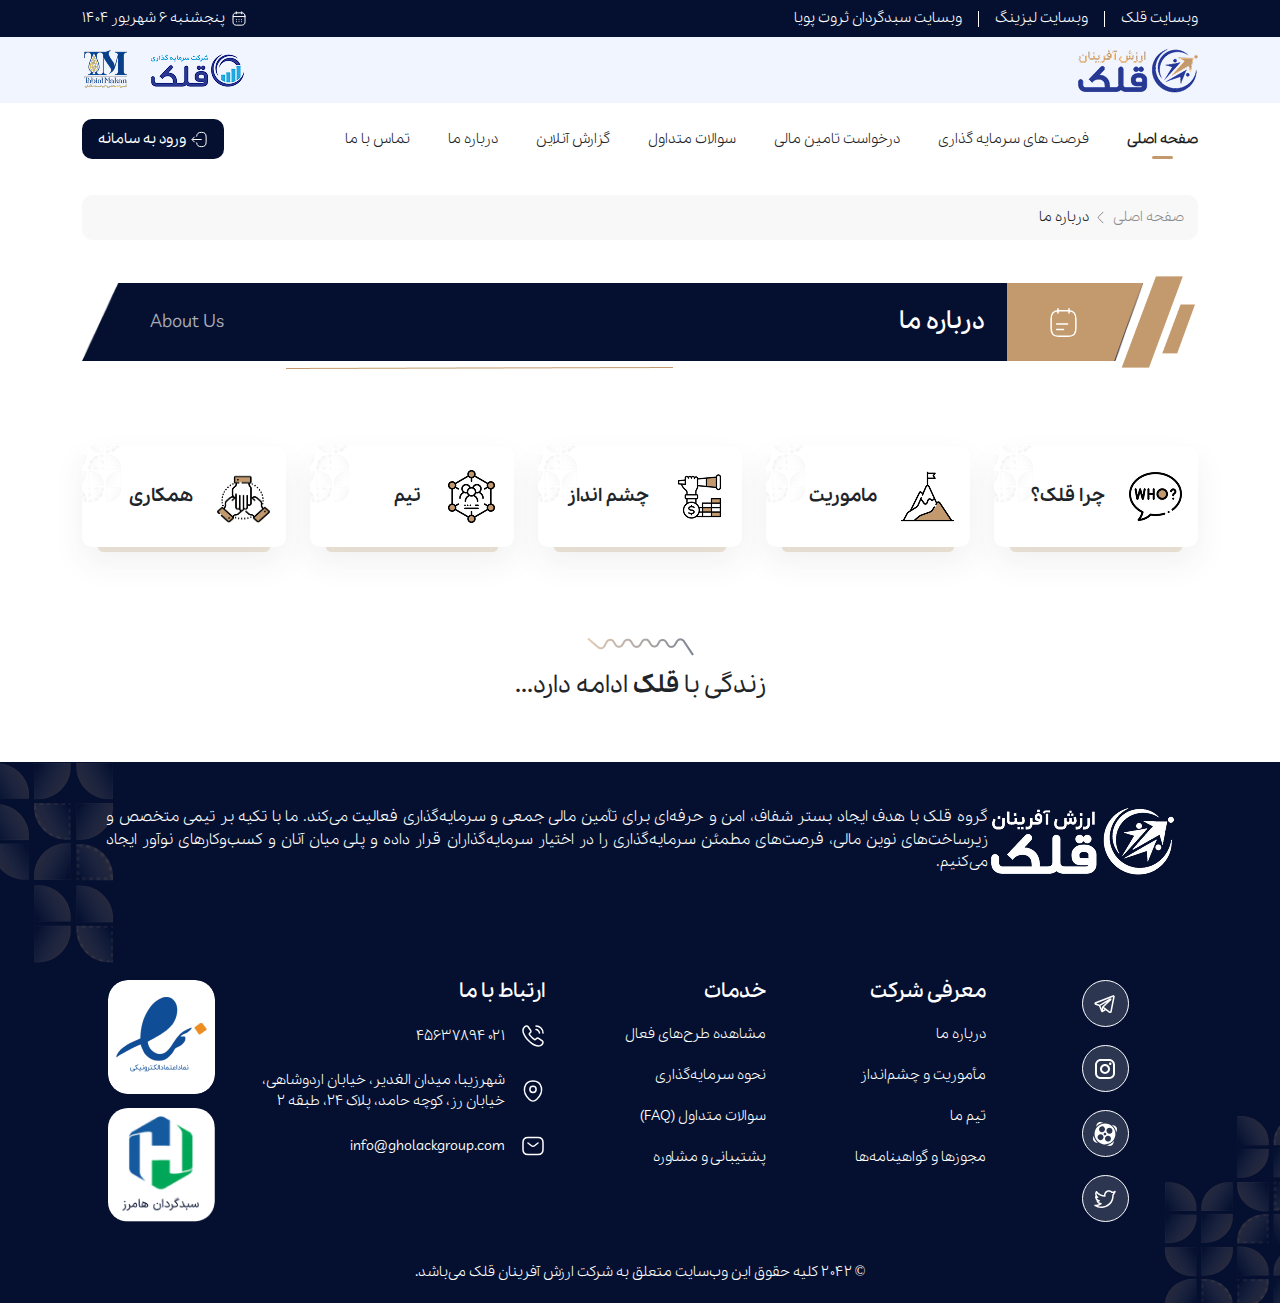
<file: about.html>
<!DOCTYPE html>
<html lang="fa" dir="rtl">

<head>
  <meta charset="utf-8">
  <meta name="viewport" content="width=device-width, initial-scale=1, shrink-to-fit=no" />
  <title>درباره ما</title>

  <link rel="stylesheet" href="css/swiper-bundle.min.css" />
  <link rel="stylesheet" href="css/bootstrap.min.css" />
  <link rel="stylesheet" href="css/styles.css" />
</head>

<body>

  <div id="overlay"></div>
  <!-- mobile menu -->
  <div id="mobileMenu" class="p-4 bg-white">
    <a class="d-block"><img alt="logo" src="images/logo3.png"></a>
    <ul class="fs-14 m-0 mt-5 p-0 list-unstyled d-flex flex-column fw-Medium gap-38 gap-xl-18">
      <li>
        <a class="active">صفحه اصلی</a>
      </li>
      <li>
        <a>فرصت های سرمایه گذاری</a>
      </li>
      <li>
        <a>درخواست تامین مالی</a>
      </li>
      <li>
        <a>سوالات متداول</a>
      </li>
      <li>
        <a>گزارش آنلاین</a>
      </li>
      <li>
        <a>درباره ما</a>
      </li>
      <li>
        <a>تماس با ما</a>
      </li>
    </ul>
    <div class="d-flex d-md-none flex-column fw-Medium gap-3 fs-14 mt-3">
      <a class="text-dark textHover1">وبسایت قلک</a>
      <a class="text-dark textHover1">وبسایت لیزینگ</a>
      <a class="text-dark textHover1">وبسایت سبدگردان ثروت پویا</a>
    </div>
  </div>

  <header class="position-relative z-2">
    <div class="bg-darkblue py-2">
      <div class="container">
        <div class="d-flex align-items-center justify-content-between gap-1">
          <div class="d-md-flex d-none align-items-center gap-3 fs-14">
            <a class="text-white textHover1">وبسایت قلک</a>
            <img alt="icon" src="images/icons/Line 1.svg" class="flex-shrink-0">
            <a class="text-white textHover1">وبسایت لیزینگ</a>
            <img alt="icon" src="images/icons/Line 1.svg" class="flex-shrink-0">
            <a class="text-white textHover1">وبسایت سبدگردان ثروت پویا</a>
          </div>
          <div class="d-flex align-items-center gap-6 fs-14 text-white">
            <img alt="icon" src="images/icons/calendar.svg">
            <p class="mb-0">پنجشنبه ۶ شهریور ۱۴۰۴</p>
          </div>
        </div>
      </div>
    </div>
    <div class="bg-sky-2 py-2">
      <div class="container">
        <div class="d-flex align-items-center justify-content-between gap-2">
          <a><img alt="logo" src="images/logo2.png"></a>
          <div class="d-flex align-items-center gap-22">
            <a class="d-none d-sm-block"><img alt="logo" src="images/logo3.png"></a>
            <a><img alt="logo" src="images/Capture 2.png"></a>
          </div>
        </div>
      </div>
    </div>
    <div class="bg-white py-3">
      <div class="container">
        <div class="d-flex align-items-center justify-content-between gap-2">
          <svg id="openMenu" xmlns="http://www.w3.org/2000/svg" width="32" height="32" fill="currentColor"
            class="bi bi-list cursor-pointer d-lg-none text-darkblue" viewBox="0 0 16 16">
            <path fill-rule="evenodd"
              d="M2.5 12a.5.5 0 0 1 .5-.5h10a.5.5 0 0 1 0 1H3a.5.5 0 0 1-.5-.5m0-4a.5.5 0 0 1 .5-.5h10a.5.5 0 0 1 0 1H3a.5.5 0 0 1-.5-.5m0-4a.5.5 0 0 1 .5-.5h10a.5.5 0 0 1 0 1H3a.5.5 0 0 1-.5-.5" />
          </svg>
          <nav class="d-lg-block d-none">
            <ul class="fs-14 fs-xl-12 m-0 p-0 list-unstyled d-flex align-items-center gap-38 gap-xl-18">
              <li>
                <a class="active">صفحه اصلی</a>
              </li>
              <li>
                <a>فرصت های سرمایه گذاری</a>
              </li>
              <li>
                <a>درخواست تامین مالی</a>
              </li>
              <li>
                <a>سوالات متداول</a>
              </li>
              <li>
                <a>گزارش آنلاین</a>
              </li>
              <li>
                <a>درباره ما</a>
              </li>
              <li>
                <a>تماس با ما</a>
              </li>
            </ul>
          </nav>
          <a
            class="w-142 h-40 btnHover1 rounded-10 bg-darkblue d-flex align-items-center justify-content-center gap-1 fw-Medium fs-14 text-white">
            <svg width="18" height="19" viewBox="0 0 18 19" fill="none" xmlns="http://www.w3.org/2000/svg">
              <path
                d="M6.67499 6.17C6.90749 3.47 8.29499 2.3675 11.3325 2.3675H11.43C14.7825 2.3675 16.125 3.71 16.125 7.0625V11.9525C16.125 15.305 14.7825 16.6475 11.43 16.6475H11.3325C8.31749 16.6475 6.92999 15.56 6.68249 12.905"
                stroke="white" stroke-linecap="round" stroke-linejoin="round" />
              <path d="M11.25 9.5H2.715" stroke="white" stroke-linecap="round" stroke-linejoin="round" />
              <path d="M4.3875 6.9875L1.875 9.5L4.3875 12.0125" stroke="white" stroke-linecap="round"
                stroke-linejoin="round" />
              <script xmlns="" />
            </svg>
            <p class="mb-0">ورود به سامانه</p>
          </a>
        </div>
      </div>
    </div>
  </header>

  <main>

    <section class="mb-26 mt-20">
      <div class="container">
        <div class="rounded-10 bg-gray-2 py-12 px-14 d-flex align-items-center gap-1 flex-wrap">
          <a class="fs-14 text-dark opacity-50 textHover1">صفحه اصلی</a>
          <img alt="icon" src="images/icons/arrow-left.svg" class="flex-shrink-0 opacity-50">
          <p class="mb-0 text-dark fs-14">درباره ما</p>
        </div>
      </div>
    </section>

    <section class="mt-43 mt-md-28">
      <div class="container">
        <div class="d-flex align-items-center gap-62 gap-lg-7 mr-lg-0 mr-55 position-relative p-21 p-sm-14">
          <img alt="icon" src="images/Rectangle 119.png"
            class="position-absolute d-none d-lg-block top-21 bottom-0 -right-52">
          <img alt="icon" src="images/Rectangle 116.png"
            class="position-absolute d-none d-lg-block -top-7 bottom-0 -right-40">
          <img alt="icon" src="images/Line 6.png" class="position-absolute d-none d-lg-block -bottom-8 left-204">
          <img alt="icon" src="images/Rectangle 117.png"
            class="position-absolute top-0 bottom-0 end-0 start-0 w-100 h-100">
          <img alt="icon" src="images/Rectangle 118.png"
            class="position-absolute d-none d-lg-block top-0 bottom-0 end-0 h-100">
          <img alt="icon" src="images/icons/note.svg" class="position-relative d-block mr-42 mr-lg-0">
          <p class="mb-0 fs-24 fs-sm-16 fw-semiBold text-white position-relative">درباره ما</p>
          <p class="mb-0 fs-18 fs-sm-14 text-white-66 position-relative me-auto ml-47 ml-sm-0">About Us</p>
        </div>
      </div>
    </section>

    <section class="mt-85 mt-md-28">
      <div class="container">
        <div class="row row-cols-4 row-cols-md-5 g-4">
          <div class="col boxHover">
            <div
              class="bg-white rounded-10 shadow-1 py-4 px-3 position-relative overflow-hidden d-flex align-items-center gap-4">
              <img alt="img" src="images/Group 52 (2).png" class="position-absolute top-0 start-0">
              <img alt="img" src="images/Group 5028.png" class="flex-shrink-0 position-relative w-53 h-53">
              <p class="mb-0 fw-bold fs-18 position-relative">چرا قلک؟</p>
            </div>
            <div class="rounded-b-12 bg-brown-25 mx-3 h-5 transition"></div>
          </div>
          <div class="col boxHover">
            <div
              class="bg-white rounded-10 shadow-1 py-4 px-3 position-relative overflow-hidden d-flex align-items-center gap-4">
              <img alt="img" src="images/Group 52 (2).png" class="position-absolute top-0 start-0">
              <img alt="img" src="images/Group 5029.png" class="flex-shrink-0 position-relative w-53 h-53">
              <p class="mb-0 fw-bold fs-18 position-relative">ماموریت</p>
            </div>
            <div class="rounded-b-12 bg-brown-25 mx-3 h-5 transition"></div>
          </div>
          <div class="col boxHover">
            <div
              class="bg-white rounded-10 shadow-1 py-4 px-3 position-relative overflow-hidden d-flex align-items-center gap-4">
              <img alt="img" src="images/Group 52 (2).png" class="position-absolute top-0 start-0">
              <img alt="img" src="images/Group 5031.png" class="flex-shrink-0 position-relative w-53 h-53">
              <p class="mb-0 fw-bold fs-18 position-relative">چشم انداز</p>
            </div>
            <div class="rounded-b-12 bg-brown-25 mx-3 h-5 transition"></div>
          </div>
          <div class="col boxHover">
            <div
              class="bg-white rounded-10 shadow-1 py-4 px-3 position-relative overflow-hidden d-flex align-items-center gap-4">
              <img alt="img" src="images/Group 52 (2).png" class="position-absolute top-0 start-0">
              <img alt="img" src="images/Group 5033.png" class="flex-shrink-0 position-relative w-53 h-53">
              <p class="mb-0 fw-bold fs-18 position-relative">تیم</p>
            </div>
            <div class="rounded-b-12 bg-brown-25 mx-3 h-5 transition"></div>
          </div>
          <div class="col boxHover">
            <div
              class="bg-white rounded-10 shadow-1 py-4 px-3 position-relative overflow-hidden d-flex align-items-center gap-4">
              <img alt="img" src="images/Group 52 (2).png" class="position-absolute top-0 start-0">
              <img alt="img" src="images/Group 5035.png" class="flex-shrink-0 position-relative w-53 h-53">
              <p class="mb-0 fw-bold fs-18 position-relative">همکاری</p>
            </div>
            <div class="rounded-b-12 bg-brown-25 mx-3 h-5 transition"></div>
          </div>
        </div>
      </div>
    </section>

    <section class="mt-85 mt-md-28">
      <div class="container">
        <div>
          <img alt="img" src="images/Vector 2.png" class="mx-auto d-block">
          <p class="mt-12 mb-0 fs-24 fw-Medium text-center">زندگی با <span class="fw-bold">قلک</span> ادامه دارد...</p>
        </div>
      </div>
    </section>

  </main>


  <footer class="mt-58 pt-40 pb-20 bg-darkblue position-relative">
    <img alt="img" src="images/Group 55.png" class="position-absolute top-0 start-0">
    <img alt="img" src="images/Group 60.png" class="position-absolute bottom-0 end-0">
    <div class="container position-relative">
      <div class="row g-5 mx-0 align-items-center">
        <div class="col-xl-2">
          <a><img alt="logo" src="images/logo.png"></a>
        </div>
        <div class="col-xl-10">
          <p class="mb-0 text-white fs-15 text-justify">
            گروه قلک با هدف ایجاد بستر شفاف، امن و حرفه‌ای برای تأمین مالی جمعی و سرمایه‌گذاری فعالیت می‌کند. ما با تکیه
            بر تیمی متخصص و زیرساخت‌های نوین مالی، فرصت‌های مطمئن سرمایه‌گذاری را در اختیار سرمایه‌گذاران قرار داده و
            پلی میان آنان و کسب‌وکارهای نوآور ایجاد می‌کنیم.
          </p>
        </div>
      </div>
      <div class="row g-5 mx-0 mt-54 mt-sm-00">
        <div class="col-lg-2 d-flex d-lg-block">
          <a
            class="w-47 h-47 mx-auto btnHover1 mb-18 rounded-circle border border-white d-flex align-items-center justify-content-center bg-white-16">
            <svg width="24" height="24" viewBox="0 0 24 24" fill="none" xmlns="http://www.w3.org/2000/svg">
              <path fill-rule="evenodd" clip-rule="evenodd"
                d="M5.78795 14.02C5.8312 14.0333 5.8753 14.0437 5.91995 14.051C6.20287 14.7176 6.4842 15.385 6.76395 16.053C7.26695 17.255 7.77395 18.493 7.88495 18.849C8.02395 19.287 8.16995 19.585 8.32995 19.789C8.41295 19.893 8.50795 19.985 8.61995 20.055C8.67876 20.0906 8.74109 20.1201 8.80595 20.143C9.12595 20.263 9.41795 20.213 9.60095 20.152C9.70839 20.1155 9.8106 20.065 9.90495 20.002L9.90995 20L12.7359 18.238L16.0009 20.74C16.0489 20.7767 16.1009 20.8077 16.1569 20.833C16.5489 21.003 16.9289 21.063 17.2869 21.015C17.643 20.965 17.9259 20.816 18.1369 20.647C18.379 20.4515 18.5721 20.2022 18.7009 19.919L18.7099 19.897L18.7129 19.889L18.7149 19.885V19.883L18.7159 19.882C18.7323 19.8386 18.7457 19.7942 18.7559 19.749L21.7359 4.72399C21.7442 4.67573 21.7489 4.62693 21.7499 4.57799C21.7499 4.13799 21.5839 3.71899 21.1949 3.46599C20.8609 3.24899 20.4899 3.23899 20.2549 3.25699C20.0029 3.27699 19.7689 3.33899 19.6119 3.38899C19.5242 3.41731 19.4375 3.44867 19.3519 3.48299L19.3409 3.48799L2.62695 10.044L2.62495 10.045C2.56827 10.0655 2.51255 10.0885 2.45795 10.114C2.32536 10.1735 2.19821 10.2444 2.07795 10.326C1.85095 10.481 1.32795 10.907 1.41695 11.611C1.48695 12.171 1.87095 12.516 2.10595 12.682C2.23395 12.773 2.35595 12.838 2.44595 12.881C2.48595 12.901 2.57195 12.935 2.60895 12.951L2.61895 12.954L5.78795 14.02ZM19.9259 4.86799H19.9239L19.8979 4.87899L3.16395 11.444L3.13795 11.454L3.12795 11.457C3.09731 11.4688 3.06727 11.4822 3.03795 11.497C3.06591 11.5127 3.09461 11.527 3.12395 11.54L6.26595 12.598C6.32142 12.6185 6.37497 12.644 6.42595 12.674L16.8029 6.59899L16.8129 6.59399C16.8535 6.56986 16.8948 6.54718 16.9369 6.52599C17.0089 6.48899 17.1239 6.43499 17.2539 6.39499C17.3439 6.36699 17.6109 6.28799 17.8989 6.38099C18.0519 6.42872 18.1883 6.51873 18.2924 6.64064C18.3964 6.76255 18.4639 6.91139 18.4869 7.06999C18.5242 7.20874 18.5252 7.35472 18.4899 7.49399C18.4199 7.76899 18.2279 7.98299 18.0529 8.14699C17.9029 8.28699 15.9569 10.163 14.0379 12.015L11.4249 14.535L10.9599 14.985L16.8319 19.487C16.9112 19.5201 16.9973 19.5338 17.0829 19.527C17.1261 19.5211 17.1667 19.503 17.1999 19.475C17.2404 19.4407 17.2752 19.4002 17.3029 19.355L17.3049 19.354L20.1949 4.78099C20.104 4.80337 20.0148 4.83211 19.9279 4.86699L19.9259 4.86799ZM11.4649 17.262L10.2929 16.364L10.0089 18.169L11.4649 17.262ZM9.21795 14.582L10.3829 13.457L12.9959 10.935L13.9689 9.99699L7.44895 13.814L7.48395 13.896C7.89516 14.8674 8.30183 15.8408 8.70395 16.816L8.98695 15.016C9.01278 14.8491 9.09418 14.6968 9.21795 14.582Z"
                fill="white" />
              <script xmlns="" />
            </svg>
          </a>
          <a
            class="w-47 h-47 mx-auto btnHover1 mb-18 rounded-circle border border-white d-flex align-items-center justify-content-center bg-white-16">
            <svg width="24" height="24" viewBox="0 0 24 24" fill="none" xmlns="http://www.w3.org/2000/svg">
              <path
                d="M7.8 2H16.2C19.4 2 22 4.6 22 7.8V16.2C22 17.7383 21.3889 19.2135 20.3012 20.3012C19.2135 21.3889 17.7383 22 16.2 22H7.8C4.6 22 2 19.4 2 16.2V7.8C2 6.26174 2.61107 4.78649 3.69878 3.69878C4.78649 2.61107 6.26174 2 7.8 2ZM7.6 4C6.64522 4 5.72955 4.37928 5.05442 5.05442C4.37928 5.72955 4 6.64522 4 7.6V16.4C4 18.39 5.61 20 7.6 20H16.4C17.3548 20 18.2705 19.6207 18.9456 18.9456C19.6207 18.2705 20 17.3548 20 16.4V7.6C20 5.61 18.39 4 16.4 4H7.6ZM17.25 5.5C17.5815 5.5 17.8995 5.6317 18.1339 5.86612C18.3683 6.10054 18.5 6.41848 18.5 6.75C18.5 7.08152 18.3683 7.39946 18.1339 7.63388C17.8995 7.8683 17.5815 8 17.25 8C16.9185 8 16.6005 7.8683 16.3661 7.63388C16.1317 7.39946 16 7.08152 16 6.75C16 6.41848 16.1317 6.10054 16.3661 5.86612C16.6005 5.6317 16.9185 5.5 17.25 5.5ZM12 7C13.3261 7 14.5979 7.52678 15.5355 8.46447C16.4732 9.40215 17 10.6739 17 12C17 13.3261 16.4732 14.5979 15.5355 15.5355C14.5979 16.4732 13.3261 17 12 17C10.6739 17 9.40215 16.4732 8.46447 15.5355C7.52678 14.5979 7 13.3261 7 12C7 10.6739 7.52678 9.40215 8.46447 8.46447C9.40215 7.52678 10.6739 7 12 7ZM12 9C11.2044 9 10.4413 9.31607 9.87868 9.87868C9.31607 10.4413 9 11.2044 9 12C9 12.7956 9.31607 13.5587 9.87868 14.1213C10.4413 14.6839 11.2044 15 12 15C12.7956 15 13.5587 14.6839 14.1213 14.1213C14.6839 13.5587 15 12.7956 15 12C15 11.2044 14.6839 10.4413 14.1213 9.87868C13.5587 9.31607 12.7956 9 12 9Z"
                fill="white" />
              <script xmlns="" />
            </svg>
          </a>
          <a
            class="w-47 h-47 mx-auto btnHover1 mb-18 rounded-circle border border-white d-flex align-items-center justify-content-center bg-white-16">
            <svg width="24" height="24" viewBox="0 0 24 24" fill="none" xmlns="http://www.w3.org/2000/svg">
              <g clip-path="url(#clip0_439_683)">
                <path
                  d="M12.001 1.59392C2.73098 1.59092 -1.91202 12.7969 4.64098 19.3519C6.09575 20.8071 7.94938 21.7981 9.96743 22.1998C11.9855 22.6014 14.0773 22.3955 15.9784 21.6082C17.8794 20.821 19.5043 19.4876 20.6475 17.7768C21.7908 16.066 22.401 14.0545 22.401 11.9969C22.401 6.25292 17.746 1.59592 12.001 1.59392ZM6.10998 6.78292C6.61098 4.18492 10.003 3.48892 11.486 5.67992C12.969 7.87092 11.064 10.7619 8.46598 10.2619C8.08278 10.1883 7.71785 10.0399 7.39203 9.8252C7.06621 9.61049 6.78589 9.33369 6.5671 9.0106C6.3483 8.68752 6.19531 8.32448 6.11688 7.94224C6.03845 7.56001 6.0361 7.16606 6.10998 6.78292ZM10.432 15.7709C9.92798 18.3679 6.53598 19.0589 5.05498 16.8669C3.57398 14.6749 5.48198 11.7869 8.07998 12.2879C8.46322 12.362 8.82811 12.5108 9.15378 12.726C9.47945 12.9412 9.75951 13.2184 9.97795 13.5419C10.1964 13.8654 10.3489 14.2287 10.4268 14.6112C10.5047 14.9937 10.5065 15.3878 10.432 15.7709ZM11.692 13.3659C10.54 13.1429 10.23 11.6389 11.201 10.9789C12.171 10.3189 13.457 11.1589 13.241 12.3129C13.2089 12.4839 13.1434 12.6469 13.0482 12.7925C12.9529 12.9381 12.8298 13.0635 12.686 13.1613C12.5421 13.2592 12.3803 13.3277 12.2099 13.3628C12.0395 13.3979 11.8628 13.3989 11.692 13.3659ZM17.891 17.2039C17.39 19.8019 13.998 20.4969 12.515 18.3069C11.032 16.1169 12.936 13.2249 15.535 13.7239C15.9183 13.7975 16.2833 13.946 16.6092 14.1607C16.9351 14.3755 17.2155 14.6524 17.4343 14.9756C17.6531 15.2988 17.806 15.6619 17.8844 16.0443C17.9628 16.4267 17.965 16.8207 17.891 17.2039ZM15.924 11.7019C13.326 11.2009 12.631 7.80592 14.822 6.32192C17.013 4.83792 19.903 6.74392 19.404 9.34192C19.3308 9.72557 19.1827 10.091 18.9682 10.4174C18.7536 10.7437 18.4767 11.0245 18.1535 11.2438C17.8303 11.463 17.4669 11.6163 17.0844 11.6949C16.7018 11.7735 16.3075 11.7759 15.924 11.7019ZM13.59 23.2639L15.854 23.8739C16.806 24.1265 17.8193 23.9907 18.6712 23.4964C19.5231 23.0021 20.1439 22.1898 20.397 21.2379L21.037 18.8359C19.2354 21.2363 16.5584 22.8278 13.589 23.2639M21.232 3.59892L18.869 2.96992C20.063 3.88862 21.0627 5.03525 21.8101 6.34331C22.5575 7.65137 23.0378 9.09481 23.223 10.5899L23.873 8.13092C24.1218 7.17979 23.9834 6.16883 23.4882 5.31953C22.9929 4.47024 22.1813 3.85187 21.231 3.59992M0.67198 13.8089L0.13098 15.8489C-0.121622 16.8009 0.0141536 17.8142 0.508458 18.6661C1.00276 19.518 1.81513 20.1388 2.76698 20.3919L4.87398 20.9539C2.62452 19.1854 1.12487 16.6343 0.67198 13.8089ZM10.357 0.701917L8.14998 0.125917C7.67827 0.000260472 7.18642 -0.0311959 6.70254 0.0333455C6.21866 0.097887 5.75225 0.257161 5.32997 0.502062C4.90768 0.746963 4.5378 1.07269 4.24148 1.46062C3.94515 1.84855 3.72818 2.29108 3.60298 2.76292L3.05198 4.84492C4.86997 2.58287 7.48247 1.10083 10.357 0.701917Z"
                  fill="white" />
              </g>
              <defs>
                <clipPath id="clip0_439_683">
                  <rect width="24" height="24" fill="white" />
                </clipPath>
              </defs>
              <script xmlns="" />
            </svg>
          </a>
          <a
            class="w-47 h-47 mx-auto btnHover1 rounded-circle border border-white d-flex align-items-center justify-content-center bg-white-16">
            <svg width="24" height="24" viewBox="0 0 24 24" fill="none" xmlns="http://www.w3.org/2000/svg">
              <path fill-rule="evenodd" clip-rule="evenodd"
                d="M15.022 3.34297C15.53 3.25597 16.099 3.22697 16.635 3.31797C17.5898 3.47924 18.4744 3.9226 19.175 4.59097C19.631 4.60097 20.08 4.51097 20.477 4.38297C20.8606 4.25752 21.2289 4.08947 21.575 3.88197L21.584 3.87597C21.728 3.78002 21.9008 3.73682 22.073 3.75369C22.2452 3.77055 22.4063 3.84645 22.5289 3.96851C22.6516 4.09057 22.7282 4.25129 22.7459 4.42342C22.7636 4.59555 22.7213 4.76851 22.626 4.91297C22.419 5.22797 22.13 5.78997 21.807 6.41997L21.652 6.72097C21.467 7.08097 21.277 7.44497 21.1 7.75697C20.989 7.95297 20.87 8.15197 20.75 8.32397V8.59797C20.7623 10.2366 20.4481 11.8613 19.8258 13.3772C19.2034 14.8931 18.2854 16.2699 17.1252 17.4271C15.965 18.5844 14.586 19.499 13.0685 20.1176C11.5511 20.7362 9.92561 21.0463 8.28701 21.03C5.91229 21.0333 3.58739 20.3491 1.59301 19.06C1.44984 18.968 1.3422 18.83 1.28779 18.6688C1.23337 18.5076 1.23541 18.3326 1.29357 18.1727C1.35172 18.0127 1.46254 17.8773 1.60782 17.7887C1.75309 17.7001 1.92419 17.6635 2.09301 17.685C2.39301 17.7216 2.69468 17.74 2.99801 17.74C4.07864 17.736 5.14566 17.4986 6.12601 17.044C5.51191 16.7646 4.9627 16.3604 4.51335 15.8572C4.06399 15.3539 3.72434 14.7627 3.51601 14.121C3.47631 13.9981 3.46898 13.8672 3.49474 13.7407C3.52049 13.6142 3.57845 13.4965 3.66301 13.399L3.67301 13.389C3.16562 12.9368 2.75894 12.3829 2.47934 11.7635C2.19974 11.144 2.05347 10.4726 2.05001 9.79297V9.73997C2.04994 9.57532 2.10404 9.41522 2.20398 9.28438C2.30392 9.15354 2.44414 9.05921 2.60301 9.01597C2.26454 8.34061 2.08885 7.5954 2.09001 6.83997C2.08944 5.98314 2.31356 5.14114 2.74001 4.39797C2.8006 4.29247 2.88594 4.20329 2.98867 4.13813C3.09141 4.07297 3.20845 4.03378 3.32971 4.02394C3.45097 4.01409 3.5728 4.0339 3.6847 4.08164C3.7966 4.12938 3.8952 4.20362 3.97201 4.29797C5.72186 6.45211 8.22752 7.85766 10.978 8.22797C10.9541 7.32815 11.1811 6.43944 11.6336 5.6613C12.0861 4.88316 12.7462 4.24629 13.54 3.82197C13.942 3.60797 14.474 3.43697 15.022 3.34297ZM3.74201 10.891C3.9362 11.4375 4.26895 11.9242 4.7077 12.3036C5.14645 12.6829 5.67617 12.9418 6.24501 13.055C6.4089 13.0876 6.55719 13.1741 6.66635 13.3006C6.77551 13.4271 6.83928 13.5865 6.84755 13.7534C6.85582 13.9203 6.80812 14.0852 6.712 14.2219C6.61588 14.3586 6.47687 14.4593 6.31701 14.508C6.04434 14.5906 5.76634 14.6483 5.48301 14.681C5.79035 15.0772 6.18249 15.3996 6.63065 15.6245C7.07882 15.8495 7.57165 15.9713 8.07301 15.981C8.22766 15.9839 8.37764 16.0345 8.50238 16.126C8.62712 16.2175 8.72052 16.3453 8.7698 16.4919C8.81908 16.6385 8.82181 16.7968 8.77763 16.945C8.73345 17.0933 8.64451 17.2242 8.52301 17.32C7.47973 18.1396 6.26815 18.7184 4.97501 19.015C6.0458 19.358 7.1636 19.5318 8.28801 19.53H8.29701C9.73703 19.545 11.1656 19.273 12.4993 18.7298C13.833 18.1865 15.0451 17.383 16.0648 16.3661C17.0845 15.3492 17.8914 14.1393 18.4383 12.8071C18.9852 11.4749 19.2611 10.047 19.25 8.60697V8.07197C19.2499 7.88986 19.316 7.71391 19.436 7.57697C19.506 7.49797 19.626 7.31597 19.796 7.01697C19.956 6.73497 20.134 6.39497 20.319 6.03597L20.352 5.96997C19.8296 6.08738 19.2918 6.12013 18.759 6.06697C18.5789 6.04734 18.4119 5.96315 18.289 5.82997C17.7861 5.28465 17.1164 4.92167 16.385 4.79797C16.0161 4.74542 15.6411 4.75387 15.275 4.82297C14.9181 4.87845 14.5715 4.98734 14.247 5.14597C13.5927 5.49557 13.0729 6.05249 12.7692 6.72936C12.4655 7.40623 12.3951 8.16476 12.569 8.88597C12.5964 8.99937 12.5969 9.1176 12.5706 9.23125C12.5442 9.3449 12.4918 9.45085 12.4173 9.54065C12.3428 9.63046 12.2484 9.70165 12.1416 9.74858C12.0348 9.79551 11.9185 9.81687 11.802 9.81097C8.72982 9.65461 5.82542 8.36191 3.65301 6.18397C3.61075 6.40041 3.58965 6.62044 3.59001 6.84097V6.84297C3.58889 7.39371 3.72397 7.93619 3.98324 8.4221C4.2425 8.908 4.6179 9.32225 5.07601 9.62797C5.21054 9.71851 5.31209 9.85022 5.36546 10.0033C5.41883 10.1565 5.42113 10.3228 5.37201 10.4773C5.3229 10.6319 5.22503 10.7663 5.09305 10.8605C4.96108 10.9548 4.80213 11.0037 4.64001 11C4.3383 10.9905 4.03808 10.9536 3.74301 10.89"
                fill="white" />
              <script xmlns="" />
            </svg>
          </a>
        </div>
        <div class="col-lg-10">
          <div class="row g-1 mx-0">
            <div class="col-lg-3">
              <h5 class="text-white fw-semiBold mb-20">معرفی شرکت</h5>
              <ul class="list-unstyled m-0 p-0 fs-14">
                <li><a class="text-white d-block mb-20 textHover1">درباره ما</a></li>
                <li><a class="text-white d-block mb-20 textHover1">مأموریت و چشم‌انداز</a></li>
                <li><a class="text-white d-block mb-20 textHover1">تیم ما</a></li>
                <li><a class="text-white d-block mb-20 textHover1">مجوزها و گواهینامه‌ها</a></li>
              </ul>
            </div>
            <div class="col-lg-3">
              <h5 class="text-white fw-semiBold mb-20">خدمات</h5>
              <ul class="list-unstyled m-0 p-0 fs-14">
                <li><a class="text-white d-block mb-20 textHover1">مشاهده طرح‌های فعال</a></li>
                <li><a class="text-white d-block mb-20 textHover1">نحوه سرمایه‌گذاری</a></li>
                <li><a class="text-white d-block mb-20 textHover1">سوالات متداول (FAQ)</a></li>
                <li><a class="text-white d-block mb-20 textHover1">پشتیبانی و مشاوره</a></li>
              </ul>
            </div>
            <div class="col-lg-4">
              <h5 class="text-white fw-semiBold mb-20"> ارتباط با ما</h5>
              <div class="fs-14">
                <a class="text-white d-flex align-items-center gap-3 mb-22">
                  <svg class="flex-shrink-0" width="24" height="24" viewBox="0 0 24 24" fill="none"
                    xmlns="http://www.w3.org/2000/svg">
                    <path
                      d="M21.97 18.33C21.97 18.69 21.89 19.06 21.72 19.42C21.55 19.78 21.33 20.12 21.04 20.44C20.55 20.98 20.01 21.37 19.4 21.62C18.8 21.87 18.15 22 17.45 22C16.43 22 15.34 21.76 14.19 21.27C13.04 20.78 11.89 20.12 10.75 19.29C9.6 18.45 8.51 17.52 7.47 16.49C6.44 15.45 5.51 14.36 4.68 13.22C3.86 12.08 3.2 10.94 2.72 9.81C2.24 8.67 2 7.58 2 6.54C2 5.86 2.12 5.21 2.36 4.61C2.6 4 2.98 3.44 3.51 2.94C4.15 2.31 4.85 2 5.59 2C5.87 2 6.15 2.06 6.4 2.18C6.66 2.3 6.89 2.48 7.07 2.74L9.39 6.01C9.57 6.26 9.7 6.49 9.79 6.71C9.88 6.92 9.93 7.13 9.93 7.32C9.93 7.56 9.86 7.8 9.72 8.03C9.59 8.26 9.4 8.5 9.16 8.74L8.4 9.53C8.29 9.64 8.24 9.77 8.24 9.93C8.24 10.01 8.25 10.08 8.27 10.16C8.3 10.24 8.33 10.3 8.35 10.36C8.53 10.69 8.84 11.12 9.28 11.64C9.73 12.16 10.21 12.69 10.73 13.22C11.27 13.75 11.79 14.24 12.32 14.69C12.84 15.13 13.27 15.43 13.61 15.61C13.66 15.63 13.72 15.66 13.79 15.69C13.87 15.72 13.95 15.73 14.04 15.73C14.21 15.73 14.34 15.67 14.45 15.56L15.21 14.81C15.46 14.56 15.7 14.37 15.93 14.25C16.16 14.11 16.39 14.04 16.64 14.04C16.83 14.04 17.03 14.08 17.25 14.17C17.47 14.26 17.7 14.39 17.95 14.56L21.26 16.91C21.52 17.09 21.7 17.3 21.81 17.55C21.91 17.8 21.97 18.05 21.97 18.33Z"
                      stroke="white" stroke-width="1.5" stroke-miterlimit="10" />
                    <path d="M18.5 9C18.5 8.4 18.03 7.48 17.33 6.73C16.69 6.04 15.84 5.5 15 5.5" stroke="white"
                      stroke-width="1.5" stroke-linecap="round" stroke-linejoin="round" />
                    <path d="M22 9C22 5.13 18.87 2 15 2" stroke="white" stroke-width="1.5" stroke-linecap="round"
                      stroke-linejoin="round" />
                    <script xmlns="" />
                  </svg>
                  <p class="mb-0">۰۲۱ ۴۵۶۳۷۸۹۴</p>
                </a>
                <a class="text-white d-flex align-items-center gap-3 mb-22">
                  <svg class="flex-shrink-0" width="24" height="24" viewBox="0 0 24 24" fill="none"
                    xmlns="http://www.w3.org/2000/svg">
                    <path
                      d="M12 13.4299C13.7231 13.4299 15.12 12.0331 15.12 10.3099C15.12 8.58681 13.7231 7.18994 12 7.18994C10.2769 7.18994 8.88 8.58681 8.88 10.3099C8.88 12.0331 10.2769 13.4299 12 13.4299Z"
                      stroke="white" stroke-width="1.5" />
                    <path
                      d="M3.62001 8.49C5.59001 -0.169998 18.42 -0.159997 20.38 8.5C21.53 13.58 18.37 17.88 15.6 20.54C13.59 22.48 10.41 22.48 8.39001 20.54C5.63001 17.88 2.47001 13.57 3.62001 8.49Z"
                      stroke="white" stroke-width="1.5" />
                    <script xmlns="" />
                  </svg>
                  <p class="mb-0">شهرزیبا، میدان الغدیر، خیابان اردوشاهی، خیابان رز، کوچه حامد، پلاک ۲۴، طبقه ۲</p>
                </a>
                <a class="text-white d-flex align-items-center gap-3 mb-22">
                  <svg class="flex-shrink-0" width="24" height="24" viewBox="0 0 24 24" fill="none"
                    xmlns="http://www.w3.org/2000/svg">
                    <path
                      d="M17 20.5H7C4 20.5 2 19 2 15.5V8.5C2 5 4 3.5 7 3.5H17C20 3.5 22 5 22 8.5V15.5C22 19 20 20.5 17 20.5Z"
                      stroke="white" stroke-width="1.5" stroke-miterlimit="10" stroke-linecap="round"
                      stroke-linejoin="round" />
                    <path d="M17 9L13.87 11.5C12.84 12.32 11.15 12.32 10.12 11.5L7 9" stroke="white" stroke-width="1.5"
                      stroke-miterlimit="10" stroke-linecap="round" stroke-linejoin="round" />
                    <script xmlns="" />
                  </svg>
                  <p class="mb-0">info@gholackgroup.com</p>
                </a>
              </div>
            </div>
            <div class="col-lg-2 d-flex d-lg-block gap-3">
              <a class="d-block mb-14"><img alt="img" src="images/Frame 63.png"
                  class="rounded-20 me-auto d-block w-107"></a>
              <a class="d-block"><img alt="img" src="images/Frame 64.png" class="rounded-20 me-auto d-block w-107"></a>
            </div>
          </div>
        </div>
      </div>
      <p class="mb-0 mt-40 mt-sm-16 text-center fs-14 fs-sm-12 text-white">© ۲۰۴۲ کلیه حقوق این وب‌سایت متعلق به شرکت <a
          class="textHover1 text-white">ارزش آفرینان
          قلک</a> می‌باشد.</p>
    </div>
  </footer>


  <script src="js/jquery-3.3.1.min.js"></script>
  <script src="js/bootstrap.min.js"></script>
  <script src="js/swiper-bundle.min.js"></script>
  <script src="js/scripts.js"></script>
</body>

</html>
</file>
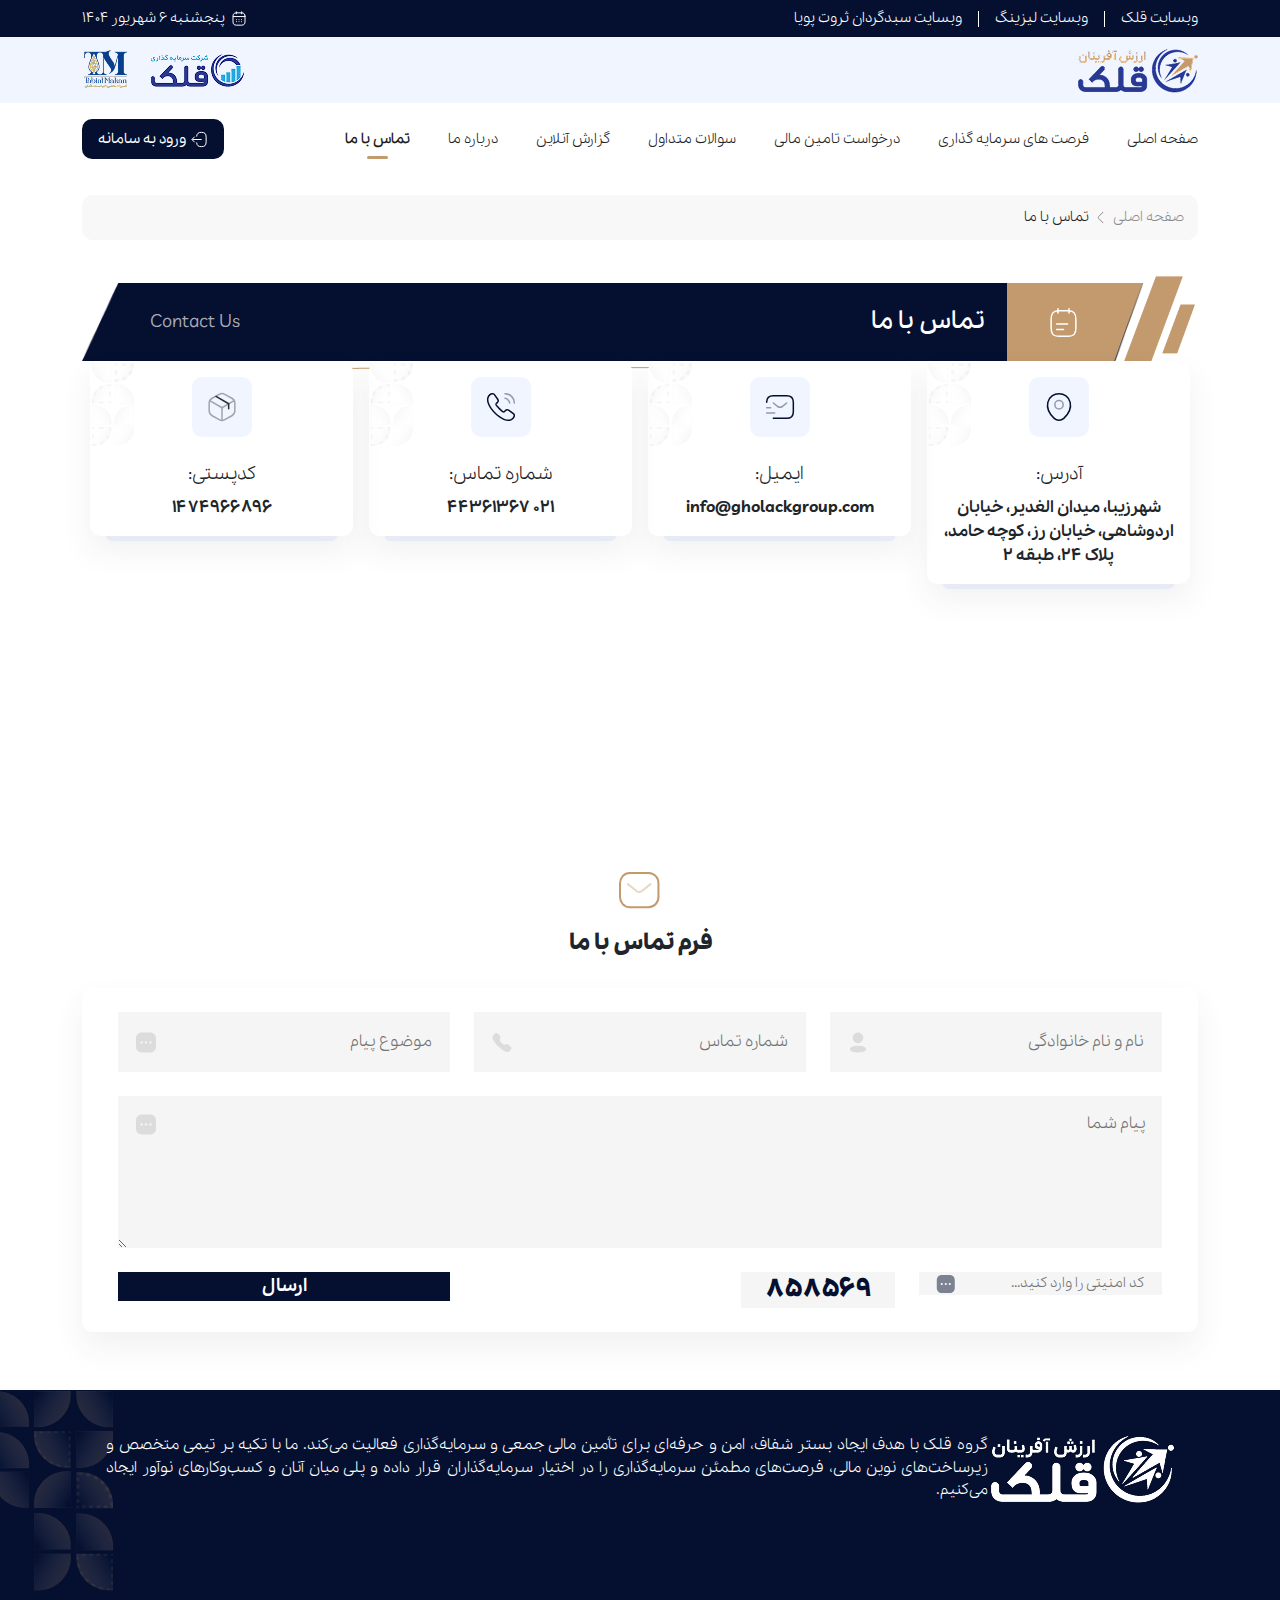
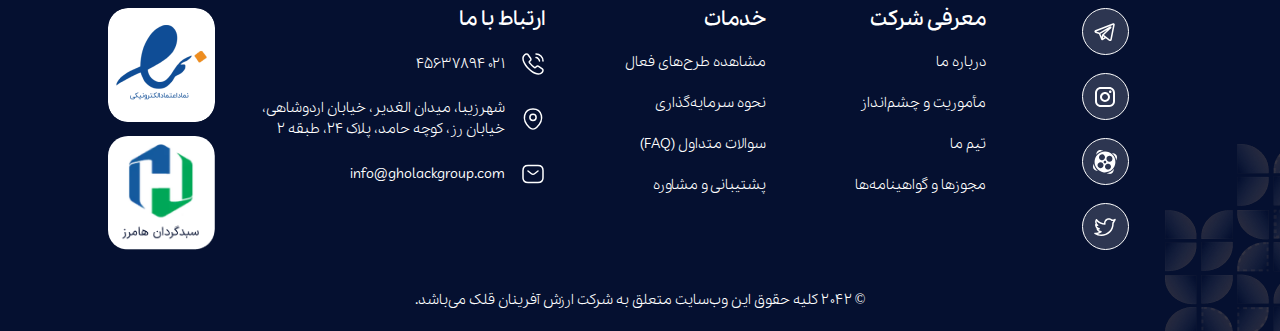
<file: contact.html>
<!DOCTYPE html>
<html lang="fa" dir="rtl">

<head>
  <meta charset="utf-8">
  <meta name="viewport" content="width=device-width, initial-scale=1, shrink-to-fit=no" />
  <title>تماس با ما</title>

  <link rel="stylesheet" href="css/swiper-bundle.min.css" />
  <link rel="stylesheet" href="css/bootstrap.min.css" />
  <link rel="stylesheet" href="css/styles.css" />
</head>

<body>

  <div id="overlay"></div>
  <!-- mobile menu -->
  <div id="mobileMenu" class="p-4 bg-white">
    <a class="d-block"><img alt="logo" src="images/logo3.png"></a>
    <ul class="fs-14 m-0 mt-5 p-0 list-unstyled d-flex flex-column fw-Medium gap-38 gap-xl-18">
      <li>
        <a>صفحه اصلی</a>
      </li>
      <li>
        <a>فرصت های سرمایه گذاری</a>
      </li>
      <li>
        <a>درخواست تامین مالی</a>
      </li>
      <li>
        <a>سوالات متداول</a>
      </li>
      <li>
        <a>گزارش آنلاین</a>
      </li>
      <li>
        <a>درباره ما</a>
      </li>
      <li>
        <a class="active">تماس با ما</a>
      </li>
    </ul>
    <div class="d-flex d-md-none flex-column fw-Medium gap-3 fs-14 mt-3">
      <a class="text-dark textHover1">وبسایت قلک</a>
      <a class="text-dark textHover1">وبسایت لیزینگ</a>
      <a class="text-dark textHover1">وبسایت سبدگردان ثروت پویا</a>
    </div>
  </div>

  <header class="position-relative z-2">
    <div class="bg-darkblue py-2">
      <div class="container">
        <div class="d-flex align-items-center justify-content-between gap-1">
          <div class="d-md-flex d-none align-items-center gap-3 fs-14">
            <a class="text-white textHover1">وبسایت قلک</a>
            <img alt="icon" src="images/icons/Line 1.svg" class="flex-shrink-0">
            <a class="text-white textHover1">وبسایت لیزینگ</a>
            <img alt="icon" src="images/icons/Line 1.svg" class="flex-shrink-0">
            <a class="text-white textHover1">وبسایت سبدگردان ثروت پویا</a>
          </div>
          <div class="d-flex align-items-center gap-6 fs-14 text-white">
            <img alt="icon" src="images/icons/calendar.svg">
            <p class="mb-0">پنجشنبه ۶ شهریور ۱۴۰۴</p>
          </div>
        </div>
      </div>
    </div>
    <div class="bg-sky-2 py-2">
      <div class="container">
        <div class="d-flex align-items-center justify-content-between gap-2">
          <a><img alt="logo" src="images/logo2.png"></a>
          <div class="d-flex align-items-center gap-22">
            <a class="d-none d-sm-block"><img alt="logo" src="images/logo3.png"></a>
            <a><img alt="logo" src="images/Capture 2.png"></a>
          </div>
        </div>
      </div>
    </div>
    <div class="bg-white py-3">
      <div class="container">
        <div class="d-flex align-items-center justify-content-between gap-2">
          <svg id="openMenu" xmlns="http://www.w3.org/2000/svg" width="32" height="32" fill="currentColor"
            class="bi bi-list cursor-pointer d-lg-none text-darkblue" viewBox="0 0 16 16">
            <path fill-rule="evenodd"
              d="M2.5 12a.5.5 0 0 1 .5-.5h10a.5.5 0 0 1 0 1H3a.5.5 0 0 1-.5-.5m0-4a.5.5 0 0 1 .5-.5h10a.5.5 0 0 1 0 1H3a.5.5 0 0 1-.5-.5m0-4a.5.5 0 0 1 .5-.5h10a.5.5 0 0 1 0 1H3a.5.5 0 0 1-.5-.5" />
          </svg>
          <nav class="d-lg-block d-none">
            <ul class="fs-14 fs-xl-12 m-0 p-0 list-unstyled d-flex align-items-center gap-38 gap-xl-18">
              <li>
                <a>صفحه اصلی</a>
              </li>
              <li>
                <a>فرصت های سرمایه گذاری</a>
              </li>
              <li>
                <a>درخواست تامین مالی</a>
              </li>
              <li>
                <a>سوالات متداول</a>
              </li>
              <li>
                <a>گزارش آنلاین</a>
              </li>
              <li>
                <a>درباره ما</a>
              </li>
              <li>
                <a class="active">تماس با ما</a>
              </li>
            </ul>
          </nav>
          <a
            class="w-142 h-40 btnHover1 rounded-10 bg-darkblue d-flex align-items-center justify-content-center gap-1 fw-Medium fs-14 text-white">
            <svg width="18" height="19" viewBox="0 0 18 19" fill="none" xmlns="http://www.w3.org/2000/svg">
              <path
                d="M6.67499 6.17C6.90749 3.47 8.29499 2.3675 11.3325 2.3675H11.43C14.7825 2.3675 16.125 3.71 16.125 7.0625V11.9525C16.125 15.305 14.7825 16.6475 11.43 16.6475H11.3325C8.31749 16.6475 6.92999 15.56 6.68249 12.905"
                stroke="white" stroke-linecap="round" stroke-linejoin="round" />
              <path d="M11.25 9.5H2.715" stroke="white" stroke-linecap="round" stroke-linejoin="round" />
              <path d="M4.3875 6.9875L1.875 9.5L4.3875 12.0125" stroke="white" stroke-linecap="round"
                stroke-linejoin="round" />
              <script xmlns="" />
            </svg>
            <p class="mb-0">ورود به سامانه</p>
          </a>
        </div>
      </div>
    </div>
  </header>

  <main>

    <section class="mb-26 mt-20">
      <div class="container">
        <div class="rounded-10 bg-gray-2 py-12 px-14 d-flex align-items-center gap-1 flex-wrap">
          <a class="fs-14 text-dark opacity-50 textHover1">صفحه اصلی</a>
          <img alt="icon" src="images/icons/arrow-left.svg" class="flex-shrink-0 opacity-50">
          <p class="mb-0 text-dark fs-14">تماس با ما</p>
        </div>
      </div>
    </section>

    <section class="mt-43 mt-md-28">
      <div class="container">
        <div class="d-flex align-items-center gap-62 gap-lg-7 mr-lg-0 mr-55 position-relative p-21 p-sm-14">
          <img alt="icon" src="images/Rectangle 119.png"
            class="position-absolute d-none d-lg-block top-21 bottom-0 -right-52">
          <img alt="icon" src="images/Rectangle 116.png"
            class="position-absolute d-none d-lg-block -top-7 bottom-0 -right-40">
          <img alt="icon" src="images/Line 6.png" class="position-absolute d-none d-lg-block -bottom-8 left-204">
          <img alt="icon" src="images/Rectangle 117.png"
            class="position-absolute top-0 bottom-0 end-0 start-0 w-100 h-100">
          <img alt="icon" src="images/Rectangle 118.png"
            class="position-absolute d-none d-lg-block top-0 bottom-0 end-0 h-100">
          <img alt="icon" src="images/icons/note.svg" class="position-relative d-block mr-42 mr-lg-0">
          <p class="mb-0 fs-24 fs-sm-16 fw-semiBold text-white position-relative">تماس با ما</p>
          <p class="mb-0 fs-18 fs-sm-14 text-white-66 position-relative me-auto ml-47 ml-sm-0">Contact Us</p>
        </div>
      </div>
    </section>

    <section class="mt-110 mt-md-60">
      <div class="container">
        <div class="row mx-0 g-xl-3 g-5">
          <div class="col-xl-3 col-lg-4 col-md-6">
            <div class="rounded-10 shadow-1 bg-white p-3 position-relative">
              <img alt="img" src="images/Group 52 (3).png" class="position-absolute top-0 start-0">
              <div
                class="w-60 h-60 rounded-10 -mt-46 mx-auto position-relative shadow-2 bg-sky-2 d-flex align-items-center justify-content-center">
                <svg width="32" height="32" viewBox="0 0 32 32" fill="none" xmlns="http://www.w3.org/2000/svg">
                  <path opacity="0.4"
                    d="M15.9998 17.9067C18.2973 17.9067 20.1598 16.0442 20.1598 13.7467C20.1598 11.4492 18.2973 9.58667 15.9998 9.58667C13.7023 9.58667 11.8398 11.4492 11.8398 13.7467C11.8398 16.0442 13.7023 17.9067 15.9998 17.9067Z"
                    stroke="#051030" stroke-width="1.5" />
                  <path
                    d="M4.8266 11.32C7.45327 -0.226674 24.5599 -0.21334 27.1733 11.3333C28.7066 18.1067 24.4933 23.84 20.7999 27.3867C18.1199 29.9733 13.8799 29.9733 11.1866 27.3867C7.5066 23.84 3.29327 18.0933 4.8266 11.32Z"
                    stroke="#051030" stroke-width="1.5" />
                  <script xmlns="" />
                </svg>
              </div>
              <p class="mt-4 fs-18 text-center mb-0 position-relative">آدرس:</p>
              <p
                class="text-center fw-bold mt-2 mb-0 position-relative min-h-72 d-flex align-items-center justify-content-center">
                شهرزیبا، میدان الغدیر، خیابان اردوشاهی، خیابان رز، کوچه حامد،
                پلاک ۲۴، طبقه ۲
              </p>
            </div>
            <div class="rounded-b-12 bg-sky-2 mx-3 h-5 transition"></div>
          </div>
          <div class="col-xl-3 col-lg-4 col-md-6">
            <div class="rounded-10 shadow-1 bg-white p-3 position-relative">
              <img alt="img" src="images/Group 52 (3).png" class="position-absolute top-0 start-0">
              <div
                class="w-60 h-60 rounded-10 -mt-46 mx-auto position-relative shadow-2 bg-sky-2 d-flex align-items-center justify-content-center">
                <svg width="32" height="32" viewBox="0 0 32 32" fill="none" xmlns="http://www.w3.org/2000/svg">
                  <path
                    d="M2.6665 11.3333C2.6665 6.66666 5.33317 4.66666 9.33317 4.66666H22.6665C26.6665 4.66666 29.3332 6.66666 29.3332 11.3333V20.6667C29.3332 25.3333 26.6665 27.3333 22.6665 27.3333H9.33317"
                    stroke="#051030" stroke-width="1.5" stroke-miterlimit="10" stroke-linecap="round"
                    stroke-linejoin="round" />
                  <path opacity="0.4"
                    d="M22.6668 12L18.4935 15.3333C17.1202 16.4267 14.8668 16.4267 13.4935 15.3333L9.3335 12"
                    stroke="#051030" stroke-width="1.5" stroke-miterlimit="10" stroke-linecap="round"
                    stroke-linejoin="round" />
                  <path opacity="0.4" d="M2.6665 22H10.6665" stroke="#051030" stroke-width="1.5" stroke-miterlimit="10"
                    stroke-linecap="round" stroke-linejoin="round" />
                  <path opacity="0.4" d="M2.6665 16.6667H6.6665" stroke="#051030" stroke-width="1.5"
                    stroke-miterlimit="10" stroke-linecap="round" stroke-linejoin="round" />
                  <script xmlns="" />
                </svg>
              </div>
              <p class="mt-4 fs-18 text-center mb-0 position-relative">ایمیل:</p>
              <p
                class="text-center fw-bold mt-2 mb-0 position-relative min-h-72 d-flex align-items-center justify-content-center">
                info@gholackgroup.com
              </p>
            </div>
            <div class="rounded-b-12 bg-sky-2 mx-3 h-5 transition"></div>
          </div>
          <div class="col-xl-3 col-lg-4 col-md-6">
            <div class="rounded-10 shadow-1 bg-white p-3 position-relative">
              <img alt="img" src="images/Group 52 (3).png" class="position-absolute top-0 start-0">
              <div
                class="w-60 h-60 rounded-10 -mt-46 mx-auto position-relative shadow-2 bg-sky-2 d-flex align-items-center justify-content-center">
                <svg width="32" height="32" viewBox="0 0 32 32" fill="none" xmlns="http://www.w3.org/2000/svg">
                  <path
                    d="M29.2932 24.44C29.2932 24.92 29.1865 25.4133 28.9598 25.8933C28.7332 26.3733 28.4398 26.8267 28.0532 27.2533C27.3998 27.9733 26.6798 28.4933 25.8665 28.8267C25.0665 29.16 24.1998 29.3333 23.2665 29.3333C21.9065 29.3333 20.4532 29.0133 18.9198 28.36C17.3865 27.7067 15.8532 26.8267 14.3332 25.72C12.7998 24.6 11.3465 23.36 9.95984 21.9867C8.5865 20.6 7.3465 19.1467 6.23984 17.6267C5.1465 16.1067 4.2665 14.5867 3.6265 13.08C2.9865 11.56 2.6665 10.1067 2.6665 8.71999C2.6665 7.81332 2.8265 6.94666 3.1465 6.14666C3.4665 5.33332 3.97317 4.58666 4.67984 3.91999C5.53317 3.07999 6.4665 2.66666 7.45317 2.66666C7.8265 2.66666 8.19984 2.74666 8.53317 2.90666C8.87984 3.06666 9.1865 3.30666 9.4265 3.65332L12.5198 8.01332C12.7598 8.34666 12.9332 8.65332 13.0532 8.94666C13.1732 9.22666 13.2398 9.50666 13.2398 9.75999C13.2398 10.08 13.1465 10.4 12.9598 10.7067C12.7865 11.0133 12.5332 11.3333 12.2132 11.6533L11.1998 12.7067C11.0532 12.8533 10.9865 13.0267 10.9865 13.24C10.9865 13.3467 10.9998 13.44 11.0265 13.5467C11.0665 13.6533 11.1065 13.7333 11.1332 13.8133C11.3732 14.2533 11.7865 14.8267 12.3732 15.52C12.9732 16.2133 13.6132 16.92 14.3065 17.6267C15.0265 18.3333 15.7198 18.9867 16.4265 19.5867C17.1198 20.1733 17.6932 20.5733 18.1465 20.8133C18.2132 20.84 18.2932 20.88 18.3865 20.92C18.4932 20.96 18.5998 20.9733 18.7198 20.9733C18.9465 20.9733 19.1198 20.8933 19.2665 20.7467L20.2798 19.7467C20.6132 19.4133 20.9332 19.16 21.2398 19C21.5465 18.8133 21.8532 18.72 22.1865 18.72C22.4398 18.72 22.7065 18.7733 22.9998 18.8933C23.2932 19.0133 23.5998 19.1867 23.9332 19.4133L28.3465 22.5467C28.6932 22.7867 28.9332 23.0667 29.0798 23.4C29.2132 23.7333 29.2932 24.0667 29.2932 24.44Z"
                    stroke="#051030" stroke-width="1.5" stroke-miterlimit="10" />
                  <path opacity="0.4"
                    d="M24.6667 12C24.6667 11.2 24.04 9.97334 23.1067 8.97334C22.2533 8.05334 21.12 7.33334 20 7.33334"
                    stroke="#051030" stroke-width="1.5" stroke-linecap="round" stroke-linejoin="round" />
                  <path opacity="0.4" d="M29.3333 12C29.3333 6.83999 25.16 2.66666 20 2.66666" stroke="#051030"
                    stroke-width="1.5" stroke-linecap="round" stroke-linejoin="round" />
                  <script xmlns="" />
                </svg>
              </div>
              <p class="mt-4 fs-18 text-center mb-0 position-relative">شماره تماس:</p>
              <p
                class="text-center fw-bold mt-2 mb-0 position-relative min-h-72 d-flex align-items-center justify-content-center">
                021 44361367
              </p>
            </div>
            <div class="rounded-b-12 bg-sky-2 mx-3 h-5 transition"></div>
          </div>
          <div class="col-xl-3 col-lg-4 col-md-6">
            <div class="rounded-10 shadow-1 bg-white p-3 position-relative">
              <img alt="img" src="images/Group 52 (3).png" class="position-absolute top-0 start-0">
              <div
                class="w-60 h-60 rounded-10 -mt-46 mx-auto position-relative shadow-2 bg-sky-2 d-flex align-items-center justify-content-center">
                <svg width="32" height="32" viewBox="0 0 32 32" fill="none" xmlns="http://www.w3.org/2000/svg">
                  <g opacity="0.4">
                    <path d="M4.22656 9.92001L15.9999 16.7333L27.6932 9.95997" stroke="#292D32" stroke-width="1.5"
                      stroke-linecap="round" stroke-linejoin="round" />
                    <path d="M16 28.8133V16.72" stroke="#292D32" stroke-width="1.5" stroke-linecap="round"
                      stroke-linejoin="round" />
                    <path
                      d="M13.2403 3.30666L6.12032 7.2667C4.50699 8.16003 3.18701 10.4 3.18701 12.24V19.7734C3.18701 21.6134 4.50699 23.8533 6.12032 24.7467L13.2403 28.7067C14.7603 29.5467 17.2536 29.5467 18.7736 28.7067L25.8937 24.7467C27.507 23.8533 28.827 21.6134 28.827 19.7734V12.24C28.827 10.4 27.507 8.16003 25.8937 7.2667L18.7736 3.30666C17.2403 2.45332 14.7603 2.45332 13.2403 3.30666Z"
                      stroke="#292D32" stroke-width="1.5" stroke-linecap="round" stroke-linejoin="round" />
                  </g>
                  <path d="M22.6665 17.6533V12.7734L10.0132 5.46664" stroke="#292D32" stroke-width="1.5"
                    stroke-linecap="round" stroke-linejoin="round" />
                  <script xmlns="" />
                </svg>
              </div>
              <p class="mt-4 fs-18 text-center mb-0 position-relative">کدپستی:</p>
              <p
                class="text-center fw-bold mt-2 mb-0 position-relative min-h-72 d-flex align-items-center justify-content-center">
                ۱۴۷۴۹۶۶۸۹۶
              </p>
            </div>
            <div class="rounded-b-12 bg-sky-2 mx-3 h-5 transition"></div>
          </div>
        </div>
        <div class="mt-60 overflow-hidden rounded-10">
          <iframe class="rounded-10 overflow-hidden w-100 h-297"
            src="https://www.google.com/maps/embed?pb=!1m18!1m12!1m3!1d207344.0754342176!2d51.51246591933516!3d35.707740217686975!2m3!1f0!2f0!3f0!3m2!1i1024!2i768!4f13.1!3m3!1m2!1s0x3f8e00491ff3dcd9%3A0xf0b3697c567024bc!2z2KrZh9ix2KfZhtiMINin2LPYqtin2YYg2KrZh9ix2KfZhtiMINin24zYsdin2YY!5e0!3m2!1sfa!2s!4v1708858730182!5m2!1sfa!2s"
            style="border:0;" allowfullscreen="" loading="lazy" referrerpolicy="no-referrer-when-downgrade"></iframe>
        </div>
      </div>
    </section>

    <section class="mt-60 mt-md-28">
      <div class="container">
         <div>
          <img alt="icon" src="images/icons/Message.svg" class="mx-auto d-block mb-12">
          <p class="fw-black text-center fs-22 fs-sm-16 mb-0">فرم تماس با ما</p>
         </div>
         <form class="mt-28 p-sm-4 py-4 bg-white rounded-10 shadow-1">
           <div class="row mx-0 g-4">
             <div class="col-lg-4">
               <div class="rounded-15 px-3 h-60 d-flex align-items-center bg-gray-3">
                 <input class="flex-grow-1 w-100 bg-transparent outline-none border-0" placeholder="نام و نام خانوادگی">
                 <img alt="icon" src="images/icons/Profile (2).svg" class="flex-shrink-0">
               </div>
             </div>
             <div class="col-lg-4">
               <div class="rounded-15 px-3 h-60 d-flex align-items-center bg-gray-3">
                 <input class="flex-grow-1 w-100 bg-transparent outline-none border-0" placeholder="شماره تماس">
                 <img alt="icon" src="images/icons/Call (2).svg" class="flex-shrink-0">
               </div>
             </div>
             <div class="col-lg-4">
               <div class="rounded-15 px-3 h-60 d-flex align-items-center bg-gray-3">
                 <input class="flex-grow-1 w-100 bg-transparent outline-none border-0" placeholder="موضوع پیام">
                 <img alt="icon" src="images/icons/More Square (2).svg" class="flex-shrink-0">
               </div>
             </div>
               <div class="col-12">
               <div class="rounded-15 d-flex align-items-center bg-gray-3 position-relative">
                 <textarea rows="5" class="flex-grow-1 w-100 bg-transparent outline-none border-0 p-3" placeholder="پیام شما"></textarea>
                 <img alt="icon" src="images/icons/More Square (2).svg" class="flex-shrink-0 position-absolute top-0 start-0 m-3">
               </div>
             </div>
              <div class="col-lg-3">
               <div class="rounded-15 px-3 h-72 d-flex align-items-center bg-gray-3 fs-14">
                 <input class="flex-grow-1 w-100 bg-transparent outline-none border-0" placeholder="کد امنیتی را وارد کنید...">
                 <img alt="icon" src="images/icons/More Square (3).svg" class="flex-shrink-0">
               </div>
             </div>
               <div class="col-lg-2">
               <div class="rounded-15 px-3 h-72 d-flex align-items-center justify-content-center bg-gray-3 fs-14">
                 <p class="fs-24 fw-black text-darkblue mb-0">۸۵۸۵۶۹</p>
               </div>
             </div>
               <div class="col-lg-4 me-auto">
               <div class="rounded-18 px-3 h-72 d-flex align-items-center justify-content-center bg-darkblue fs-18">
                 <button class="border-0 bg-transparent w-100 text-white d-flex align-items-center justify-content-center fw-bold">ارسال</button>
               </div>
             </div>
           </div>
         </form>
      </div>
    </section>

  </main>


  <footer class="mt-58 pt-40 pb-20 bg-darkblue position-relative">
    <img alt="img" src="images/Group 55.png" class="position-absolute top-0 start-0">
    <img alt="img" src="images/Group 60.png" class="position-absolute bottom-0 end-0">
    <div class="container position-relative">
      <div class="row g-5 mx-0 align-items-center">
        <div class="col-xl-2">
          <a><img alt="logo" src="images/logo.png"></a>
        </div>
        <div class="col-xl-10">
          <p class="mb-0 text-white fs-15 text-justify">
            گروه قلک با هدف ایجاد بستر شفاف، امن و حرفه‌ای برای تأمین مالی جمعی و سرمایه‌گذاری فعالیت می‌کند. ما با تکیه
            بر تیمی متخصص و زیرساخت‌های نوین مالی، فرصت‌های مطمئن سرمایه‌گذاری را در اختیار سرمایه‌گذاران قرار داده و
            پلی میان آنان و کسب‌وکارهای نوآور ایجاد می‌کنیم.
          </p>
        </div>
      </div>
      <div class="row g-5 mx-0 mt-54 mt-sm-00">
        <div class="col-lg-2 d-flex d-lg-block">
          <a
            class="w-47 h-47 mx-auto btnHover1 mb-18 rounded-circle border border-white d-flex align-items-center justify-content-center bg-white-16">
            <svg width="24" height="24" viewBox="0 0 24 24" fill="none" xmlns="http://www.w3.org/2000/svg">
              <path fill-rule="evenodd" clip-rule="evenodd"
                d="M5.78795 14.02C5.8312 14.0333 5.8753 14.0437 5.91995 14.051C6.20287 14.7176 6.4842 15.385 6.76395 16.053C7.26695 17.255 7.77395 18.493 7.88495 18.849C8.02395 19.287 8.16995 19.585 8.32995 19.789C8.41295 19.893 8.50795 19.985 8.61995 20.055C8.67876 20.0906 8.74109 20.1201 8.80595 20.143C9.12595 20.263 9.41795 20.213 9.60095 20.152C9.70839 20.1155 9.8106 20.065 9.90495 20.002L9.90995 20L12.7359 18.238L16.0009 20.74C16.0489 20.7767 16.1009 20.8077 16.1569 20.833C16.5489 21.003 16.9289 21.063 17.2869 21.015C17.643 20.965 17.9259 20.816 18.1369 20.647C18.379 20.4515 18.5721 20.2022 18.7009 19.919L18.7099 19.897L18.7129 19.889L18.7149 19.885V19.883L18.7159 19.882C18.7323 19.8386 18.7457 19.7942 18.7559 19.749L21.7359 4.72399C21.7442 4.67573 21.7489 4.62693 21.7499 4.57799C21.7499 4.13799 21.5839 3.71899 21.1949 3.46599C20.8609 3.24899 20.4899 3.23899 20.2549 3.25699C20.0029 3.27699 19.7689 3.33899 19.6119 3.38899C19.5242 3.41731 19.4375 3.44867 19.3519 3.48299L19.3409 3.48799L2.62695 10.044L2.62495 10.045C2.56827 10.0655 2.51255 10.0885 2.45795 10.114C2.32536 10.1735 2.19821 10.2444 2.07795 10.326C1.85095 10.481 1.32795 10.907 1.41695 11.611C1.48695 12.171 1.87095 12.516 2.10595 12.682C2.23395 12.773 2.35595 12.838 2.44595 12.881C2.48595 12.901 2.57195 12.935 2.60895 12.951L2.61895 12.954L5.78795 14.02ZM19.9259 4.86799H19.9239L19.8979 4.87899L3.16395 11.444L3.13795 11.454L3.12795 11.457C3.09731 11.4688 3.06727 11.4822 3.03795 11.497C3.06591 11.5127 3.09461 11.527 3.12395 11.54L6.26595 12.598C6.32142 12.6185 6.37497 12.644 6.42595 12.674L16.8029 6.59899L16.8129 6.59399C16.8535 6.56986 16.8948 6.54718 16.9369 6.52599C17.0089 6.48899 17.1239 6.43499 17.2539 6.39499C17.3439 6.36699 17.6109 6.28799 17.8989 6.38099C18.0519 6.42872 18.1883 6.51873 18.2924 6.64064C18.3964 6.76255 18.4639 6.91139 18.4869 7.06999C18.5242 7.20874 18.5252 7.35472 18.4899 7.49399C18.4199 7.76899 18.2279 7.98299 18.0529 8.14699C17.9029 8.28699 15.9569 10.163 14.0379 12.015L11.4249 14.535L10.9599 14.985L16.8319 19.487C16.9112 19.5201 16.9973 19.5338 17.0829 19.527C17.1261 19.5211 17.1667 19.503 17.1999 19.475C17.2404 19.4407 17.2752 19.4002 17.3029 19.355L17.3049 19.354L20.1949 4.78099C20.104 4.80337 20.0148 4.83211 19.9279 4.86699L19.9259 4.86799ZM11.4649 17.262L10.2929 16.364L10.0089 18.169L11.4649 17.262ZM9.21795 14.582L10.3829 13.457L12.9959 10.935L13.9689 9.99699L7.44895 13.814L7.48395 13.896C7.89516 14.8674 8.30183 15.8408 8.70395 16.816L8.98695 15.016C9.01278 14.8491 9.09418 14.6968 9.21795 14.582Z"
                fill="white" />
              <script xmlns="" />
            </svg>
          </a>
          <a
            class="w-47 h-47 mx-auto btnHover1 mb-18 rounded-circle border border-white d-flex align-items-center justify-content-center bg-white-16">
            <svg width="24" height="24" viewBox="0 0 24 24" fill="none" xmlns="http://www.w3.org/2000/svg">
              <path
                d="M7.8 2H16.2C19.4 2 22 4.6 22 7.8V16.2C22 17.7383 21.3889 19.2135 20.3012 20.3012C19.2135 21.3889 17.7383 22 16.2 22H7.8C4.6 22 2 19.4 2 16.2V7.8C2 6.26174 2.61107 4.78649 3.69878 3.69878C4.78649 2.61107 6.26174 2 7.8 2ZM7.6 4C6.64522 4 5.72955 4.37928 5.05442 5.05442C4.37928 5.72955 4 6.64522 4 7.6V16.4C4 18.39 5.61 20 7.6 20H16.4C17.3548 20 18.2705 19.6207 18.9456 18.9456C19.6207 18.2705 20 17.3548 20 16.4V7.6C20 5.61 18.39 4 16.4 4H7.6ZM17.25 5.5C17.5815 5.5 17.8995 5.6317 18.1339 5.86612C18.3683 6.10054 18.5 6.41848 18.5 6.75C18.5 7.08152 18.3683 7.39946 18.1339 7.63388C17.8995 7.8683 17.5815 8 17.25 8C16.9185 8 16.6005 7.8683 16.3661 7.63388C16.1317 7.39946 16 7.08152 16 6.75C16 6.41848 16.1317 6.10054 16.3661 5.86612C16.6005 5.6317 16.9185 5.5 17.25 5.5ZM12 7C13.3261 7 14.5979 7.52678 15.5355 8.46447C16.4732 9.40215 17 10.6739 17 12C17 13.3261 16.4732 14.5979 15.5355 15.5355C14.5979 16.4732 13.3261 17 12 17C10.6739 17 9.40215 16.4732 8.46447 15.5355C7.52678 14.5979 7 13.3261 7 12C7 10.6739 7.52678 9.40215 8.46447 8.46447C9.40215 7.52678 10.6739 7 12 7ZM12 9C11.2044 9 10.4413 9.31607 9.87868 9.87868C9.31607 10.4413 9 11.2044 9 12C9 12.7956 9.31607 13.5587 9.87868 14.1213C10.4413 14.6839 11.2044 15 12 15C12.7956 15 13.5587 14.6839 14.1213 14.1213C14.6839 13.5587 15 12.7956 15 12C15 11.2044 14.6839 10.4413 14.1213 9.87868C13.5587 9.31607 12.7956 9 12 9Z"
                fill="white" />
              <script xmlns="" />
            </svg>
          </a>
          <a
            class="w-47 h-47 mx-auto btnHover1 mb-18 rounded-circle border border-white d-flex align-items-center justify-content-center bg-white-16">
            <svg width="24" height="24" viewBox="0 0 24 24" fill="none" xmlns="http://www.w3.org/2000/svg">
              <g clip-path="url(#clip0_439_683)">
                <path
                  d="M12.001 1.59392C2.73098 1.59092 -1.91202 12.7969 4.64098 19.3519C6.09575 20.8071 7.94938 21.7981 9.96743 22.1998C11.9855 22.6014 14.0773 22.3955 15.9784 21.6082C17.8794 20.821 19.5043 19.4876 20.6475 17.7768C21.7908 16.066 22.401 14.0545 22.401 11.9969C22.401 6.25292 17.746 1.59592 12.001 1.59392ZM6.10998 6.78292C6.61098 4.18492 10.003 3.48892 11.486 5.67992C12.969 7.87092 11.064 10.7619 8.46598 10.2619C8.08278 10.1883 7.71785 10.0399 7.39203 9.8252C7.06621 9.61049 6.78589 9.33369 6.5671 9.0106C6.3483 8.68752 6.19531 8.32448 6.11688 7.94224C6.03845 7.56001 6.0361 7.16606 6.10998 6.78292ZM10.432 15.7709C9.92798 18.3679 6.53598 19.0589 5.05498 16.8669C3.57398 14.6749 5.48198 11.7869 8.07998 12.2879C8.46322 12.362 8.82811 12.5108 9.15378 12.726C9.47945 12.9412 9.75951 13.2184 9.97795 13.5419C10.1964 13.8654 10.3489 14.2287 10.4268 14.6112C10.5047 14.9937 10.5065 15.3878 10.432 15.7709ZM11.692 13.3659C10.54 13.1429 10.23 11.6389 11.201 10.9789C12.171 10.3189 13.457 11.1589 13.241 12.3129C13.2089 12.4839 13.1434 12.6469 13.0482 12.7925C12.9529 12.9381 12.8298 13.0635 12.686 13.1613C12.5421 13.2592 12.3803 13.3277 12.2099 13.3628C12.0395 13.3979 11.8628 13.3989 11.692 13.3659ZM17.891 17.2039C17.39 19.8019 13.998 20.4969 12.515 18.3069C11.032 16.1169 12.936 13.2249 15.535 13.7239C15.9183 13.7975 16.2833 13.946 16.6092 14.1607C16.9351 14.3755 17.2155 14.6524 17.4343 14.9756C17.6531 15.2988 17.806 15.6619 17.8844 16.0443C17.9628 16.4267 17.965 16.8207 17.891 17.2039ZM15.924 11.7019C13.326 11.2009 12.631 7.80592 14.822 6.32192C17.013 4.83792 19.903 6.74392 19.404 9.34192C19.3308 9.72557 19.1827 10.091 18.9682 10.4174C18.7536 10.7437 18.4767 11.0245 18.1535 11.2438C17.8303 11.463 17.4669 11.6163 17.0844 11.6949C16.7018 11.7735 16.3075 11.7759 15.924 11.7019ZM13.59 23.2639L15.854 23.8739C16.806 24.1265 17.8193 23.9907 18.6712 23.4964C19.5231 23.0021 20.1439 22.1898 20.397 21.2379L21.037 18.8359C19.2354 21.2363 16.5584 22.8278 13.589 23.2639M21.232 3.59892L18.869 2.96992C20.063 3.88862 21.0627 5.03525 21.8101 6.34331C22.5575 7.65137 23.0378 9.09481 23.223 10.5899L23.873 8.13092C24.1218 7.17979 23.9834 6.16883 23.4882 5.31953C22.9929 4.47024 22.1813 3.85187 21.231 3.59992M0.67198 13.8089L0.13098 15.8489C-0.121622 16.8009 0.0141536 17.8142 0.508458 18.6661C1.00276 19.518 1.81513 20.1388 2.76698 20.3919L4.87398 20.9539C2.62452 19.1854 1.12487 16.6343 0.67198 13.8089ZM10.357 0.701917L8.14998 0.125917C7.67827 0.000260472 7.18642 -0.0311959 6.70254 0.0333455C6.21866 0.097887 5.75225 0.257161 5.32997 0.502062C4.90768 0.746963 4.5378 1.07269 4.24148 1.46062C3.94515 1.84855 3.72818 2.29108 3.60298 2.76292L3.05198 4.84492C4.86997 2.58287 7.48247 1.10083 10.357 0.701917Z"
                  fill="white" />
              </g>
              <defs>
                <clipPath id="clip0_439_683">
                  <rect width="24" height="24" fill="white" />
                </clipPath>
              </defs>
              <script xmlns="" />
            </svg>
          </a>
          <a
            class="w-47 h-47 mx-auto btnHover1 rounded-circle border border-white d-flex align-items-center justify-content-center bg-white-16">
            <svg width="24" height="24" viewBox="0 0 24 24" fill="none" xmlns="http://www.w3.org/2000/svg">
              <path fill-rule="evenodd" clip-rule="evenodd"
                d="M15.022 3.34297C15.53 3.25597 16.099 3.22697 16.635 3.31797C17.5898 3.47924 18.4744 3.9226 19.175 4.59097C19.631 4.60097 20.08 4.51097 20.477 4.38297C20.8606 4.25752 21.2289 4.08947 21.575 3.88197L21.584 3.87597C21.728 3.78002 21.9008 3.73682 22.073 3.75369C22.2452 3.77055 22.4063 3.84645 22.5289 3.96851C22.6516 4.09057 22.7282 4.25129 22.7459 4.42342C22.7636 4.59555 22.7213 4.76851 22.626 4.91297C22.419 5.22797 22.13 5.78997 21.807 6.41997L21.652 6.72097C21.467 7.08097 21.277 7.44497 21.1 7.75697C20.989 7.95297 20.87 8.15197 20.75 8.32397V8.59797C20.7623 10.2366 20.4481 11.8613 19.8258 13.3772C19.2034 14.8931 18.2854 16.2699 17.1252 17.4271C15.965 18.5844 14.586 19.499 13.0685 20.1176C11.5511 20.7362 9.92561 21.0463 8.28701 21.03C5.91229 21.0333 3.58739 20.3491 1.59301 19.06C1.44984 18.968 1.3422 18.83 1.28779 18.6688C1.23337 18.5076 1.23541 18.3326 1.29357 18.1727C1.35172 18.0127 1.46254 17.8773 1.60782 17.7887C1.75309 17.7001 1.92419 17.6635 2.09301 17.685C2.39301 17.7216 2.69468 17.74 2.99801 17.74C4.07864 17.736 5.14566 17.4986 6.12601 17.044C5.51191 16.7646 4.9627 16.3604 4.51335 15.8572C4.06399 15.3539 3.72434 14.7627 3.51601 14.121C3.47631 13.9981 3.46898 13.8672 3.49474 13.7407C3.52049 13.6142 3.57845 13.4965 3.66301 13.399L3.67301 13.389C3.16562 12.9368 2.75894 12.3829 2.47934 11.7635C2.19974 11.144 2.05347 10.4726 2.05001 9.79297V9.73997C2.04994 9.57532 2.10404 9.41522 2.20398 9.28438C2.30392 9.15354 2.44414 9.05921 2.60301 9.01597C2.26454 8.34061 2.08885 7.5954 2.09001 6.83997C2.08944 5.98314 2.31356 5.14114 2.74001 4.39797C2.8006 4.29247 2.88594 4.20329 2.98867 4.13813C3.09141 4.07297 3.20845 4.03378 3.32971 4.02394C3.45097 4.01409 3.5728 4.0339 3.6847 4.08164C3.7966 4.12938 3.8952 4.20362 3.97201 4.29797C5.72186 6.45211 8.22752 7.85766 10.978 8.22797C10.9541 7.32815 11.1811 6.43944 11.6336 5.6613C12.0861 4.88316 12.7462 4.24629 13.54 3.82197C13.942 3.60797 14.474 3.43697 15.022 3.34297ZM3.74201 10.891C3.9362 11.4375 4.26895 11.9242 4.7077 12.3036C5.14645 12.6829 5.67617 12.9418 6.24501 13.055C6.4089 13.0876 6.55719 13.1741 6.66635 13.3006C6.77551 13.4271 6.83928 13.5865 6.84755 13.7534C6.85582 13.9203 6.80812 14.0852 6.712 14.2219C6.61588 14.3586 6.47687 14.4593 6.31701 14.508C6.04434 14.5906 5.76634 14.6483 5.48301 14.681C5.79035 15.0772 6.18249 15.3996 6.63065 15.6245C7.07882 15.8495 7.57165 15.9713 8.07301 15.981C8.22766 15.9839 8.37764 16.0345 8.50238 16.126C8.62712 16.2175 8.72052 16.3453 8.7698 16.4919C8.81908 16.6385 8.82181 16.7968 8.77763 16.945C8.73345 17.0933 8.64451 17.2242 8.52301 17.32C7.47973 18.1396 6.26815 18.7184 4.97501 19.015C6.0458 19.358 7.1636 19.5318 8.28801 19.53H8.29701C9.73703 19.545 11.1656 19.273 12.4993 18.7298C13.833 18.1865 15.0451 17.383 16.0648 16.3661C17.0845 15.3492 17.8914 14.1393 18.4383 12.8071C18.9852 11.4749 19.2611 10.047 19.25 8.60697V8.07197C19.2499 7.88986 19.316 7.71391 19.436 7.57697C19.506 7.49797 19.626 7.31597 19.796 7.01697C19.956 6.73497 20.134 6.39497 20.319 6.03597L20.352 5.96997C19.8296 6.08738 19.2918 6.12013 18.759 6.06697C18.5789 6.04734 18.4119 5.96315 18.289 5.82997C17.7861 5.28465 17.1164 4.92167 16.385 4.79797C16.0161 4.74542 15.6411 4.75387 15.275 4.82297C14.9181 4.87845 14.5715 4.98734 14.247 5.14597C13.5927 5.49557 13.0729 6.05249 12.7692 6.72936C12.4655 7.40623 12.3951 8.16476 12.569 8.88597C12.5964 8.99937 12.5969 9.1176 12.5706 9.23125C12.5442 9.3449 12.4918 9.45085 12.4173 9.54065C12.3428 9.63046 12.2484 9.70165 12.1416 9.74858C12.0348 9.79551 11.9185 9.81687 11.802 9.81097C8.72982 9.65461 5.82542 8.36191 3.65301 6.18397C3.61075 6.40041 3.58965 6.62044 3.59001 6.84097V6.84297C3.58889 7.39371 3.72397 7.93619 3.98324 8.4221C4.2425 8.908 4.6179 9.32225 5.07601 9.62797C5.21054 9.71851 5.31209 9.85022 5.36546 10.0033C5.41883 10.1565 5.42113 10.3228 5.37201 10.4773C5.3229 10.6319 5.22503 10.7663 5.09305 10.8605C4.96108 10.9548 4.80213 11.0037 4.64001 11C4.3383 10.9905 4.03808 10.9536 3.74301 10.89"
                fill="white" />
              <script xmlns="" />
            </svg>
          </a>
        </div>
        <div class="col-lg-10">
          <div class="row g-1 mx-0">
            <div class="col-lg-3">
              <h5 class="text-white fw-semiBold mb-20">معرفی شرکت</h5>
              <ul class="list-unstyled m-0 p-0 fs-14">
                <li><a class="text-white d-block mb-20 textHover1">درباره ما</a></li>
                <li><a class="text-white d-block mb-20 textHover1">مأموریت و چشم‌انداز</a></li>
                <li><a class="text-white d-block mb-20 textHover1">تیم ما</a></li>
                <li><a class="text-white d-block mb-20 textHover1">مجوزها و گواهینامه‌ها</a></li>
              </ul>
            </div>
            <div class="col-lg-3">
              <h5 class="text-white fw-semiBold mb-20">خدمات</h5>
              <ul class="list-unstyled m-0 p-0 fs-14">
                <li><a class="text-white d-block mb-20 textHover1">مشاهده طرح‌های فعال</a></li>
                <li><a class="text-white d-block mb-20 textHover1">نحوه سرمایه‌گذاری</a></li>
                <li><a class="text-white d-block mb-20 textHover1">سوالات متداول (FAQ)</a></li>
                <li><a class="text-white d-block mb-20 textHover1">پشتیبانی و مشاوره</a></li>
              </ul>
            </div>
            <div class="col-lg-4">
              <h5 class="text-white fw-semiBold mb-20"> ارتباط با ما</h5>
              <div class="fs-14">
                <a class="text-white d-flex align-items-center gap-3 mb-22">
                  <svg class="flex-shrink-0" width="24" height="24" viewBox="0 0 24 24" fill="none"
                    xmlns="http://www.w3.org/2000/svg">
                    <path
                      d="M21.97 18.33C21.97 18.69 21.89 19.06 21.72 19.42C21.55 19.78 21.33 20.12 21.04 20.44C20.55 20.98 20.01 21.37 19.4 21.62C18.8 21.87 18.15 22 17.45 22C16.43 22 15.34 21.76 14.19 21.27C13.04 20.78 11.89 20.12 10.75 19.29C9.6 18.45 8.51 17.52 7.47 16.49C6.44 15.45 5.51 14.36 4.68 13.22C3.86 12.08 3.2 10.94 2.72 9.81C2.24 8.67 2 7.58 2 6.54C2 5.86 2.12 5.21 2.36 4.61C2.6 4 2.98 3.44 3.51 2.94C4.15 2.31 4.85 2 5.59 2C5.87 2 6.15 2.06 6.4 2.18C6.66 2.3 6.89 2.48 7.07 2.74L9.39 6.01C9.57 6.26 9.7 6.49 9.79 6.71C9.88 6.92 9.93 7.13 9.93 7.32C9.93 7.56 9.86 7.8 9.72 8.03C9.59 8.26 9.4 8.5 9.16 8.74L8.4 9.53C8.29 9.64 8.24 9.77 8.24 9.93C8.24 10.01 8.25 10.08 8.27 10.16C8.3 10.24 8.33 10.3 8.35 10.36C8.53 10.69 8.84 11.12 9.28 11.64C9.73 12.16 10.21 12.69 10.73 13.22C11.27 13.75 11.79 14.24 12.32 14.69C12.84 15.13 13.27 15.43 13.61 15.61C13.66 15.63 13.72 15.66 13.79 15.69C13.87 15.72 13.95 15.73 14.04 15.73C14.21 15.73 14.34 15.67 14.45 15.56L15.21 14.81C15.46 14.56 15.7 14.37 15.93 14.25C16.16 14.11 16.39 14.04 16.64 14.04C16.83 14.04 17.03 14.08 17.25 14.17C17.47 14.26 17.7 14.39 17.95 14.56L21.26 16.91C21.52 17.09 21.7 17.3 21.81 17.55C21.91 17.8 21.97 18.05 21.97 18.33Z"
                      stroke="white" stroke-width="1.5" stroke-miterlimit="10" />
                    <path d="M18.5 9C18.5 8.4 18.03 7.48 17.33 6.73C16.69 6.04 15.84 5.5 15 5.5" stroke="white"
                      stroke-width="1.5" stroke-linecap="round" stroke-linejoin="round" />
                    <path d="M22 9C22 5.13 18.87 2 15 2" stroke="white" stroke-width="1.5" stroke-linecap="round"
                      stroke-linejoin="round" />
                    <script xmlns="" />
                  </svg>
                  <p class="mb-0">۰۲۱ ۴۵۶۳۷۸۹۴</p>
                </a>
                <a class="text-white d-flex align-items-center gap-3 mb-22">
                  <svg class="flex-shrink-0" width="24" height="24" viewBox="0 0 24 24" fill="none"
                    xmlns="http://www.w3.org/2000/svg">
                    <path
                      d="M12 13.4299C13.7231 13.4299 15.12 12.0331 15.12 10.3099C15.12 8.58681 13.7231 7.18994 12 7.18994C10.2769 7.18994 8.88 8.58681 8.88 10.3099C8.88 12.0331 10.2769 13.4299 12 13.4299Z"
                      stroke="white" stroke-width="1.5" />
                    <path
                      d="M3.62001 8.49C5.59001 -0.169998 18.42 -0.159997 20.38 8.5C21.53 13.58 18.37 17.88 15.6 20.54C13.59 22.48 10.41 22.48 8.39001 20.54C5.63001 17.88 2.47001 13.57 3.62001 8.49Z"
                      stroke="white" stroke-width="1.5" />
                    <script xmlns="" />
                  </svg>
                  <p class="mb-0">شهرزیبا، میدان الغدیر، خیابان اردوشاهی، خیابان رز، کوچه حامد، پلاک ۲۴، طبقه ۲</p>
                </a>
                <a class="text-white d-flex align-items-center gap-3 mb-22">
                  <svg class="flex-shrink-0" width="24" height="24" viewBox="0 0 24 24" fill="none"
                    xmlns="http://www.w3.org/2000/svg">
                    <path
                      d="M17 20.5H7C4 20.5 2 19 2 15.5V8.5C2 5 4 3.5 7 3.5H17C20 3.5 22 5 22 8.5V15.5C22 19 20 20.5 17 20.5Z"
                      stroke="white" stroke-width="1.5" stroke-miterlimit="10" stroke-linecap="round"
                      stroke-linejoin="round" />
                    <path d="M17 9L13.87 11.5C12.84 12.32 11.15 12.32 10.12 11.5L7 9" stroke="white" stroke-width="1.5"
                      stroke-miterlimit="10" stroke-linecap="round" stroke-linejoin="round" />
                    <script xmlns="" />
                  </svg>
                  <p class="mb-0">info@gholackgroup.com</p>
                </a>
              </div>
            </div>
            <div class="col-lg-2 d-flex d-lg-block gap-3">
              <a class="d-block mb-14"><img alt="img" src="images/Frame 63.png"
                  class="rounded-20 me-auto d-block w-107"></a>
              <a class="d-block"><img alt="img" src="images/Frame 64.png" class="rounded-20 me-auto d-block w-107"></a>
            </div>
          </div>
        </div>
      </div>
      <p class="mb-0 mt-40 mt-sm-16 text-center fs-14 fs-sm-12 text-white">© ۲۰۴۲ کلیه حقوق این وب‌سایت متعلق به شرکت <a
          class="textHover1 text-white">ارزش آفرینان
          قلک</a> می‌باشد.</p>
    </div>
  </footer>


  <script src="js/jquery-3.3.1.min.js"></script>
  <script src="js/bootstrap.min.js"></script>
  <script src="js/swiper-bundle.min.js"></script>
  <script src="js/scripts.js"></script>
</body>

</html>
</file>
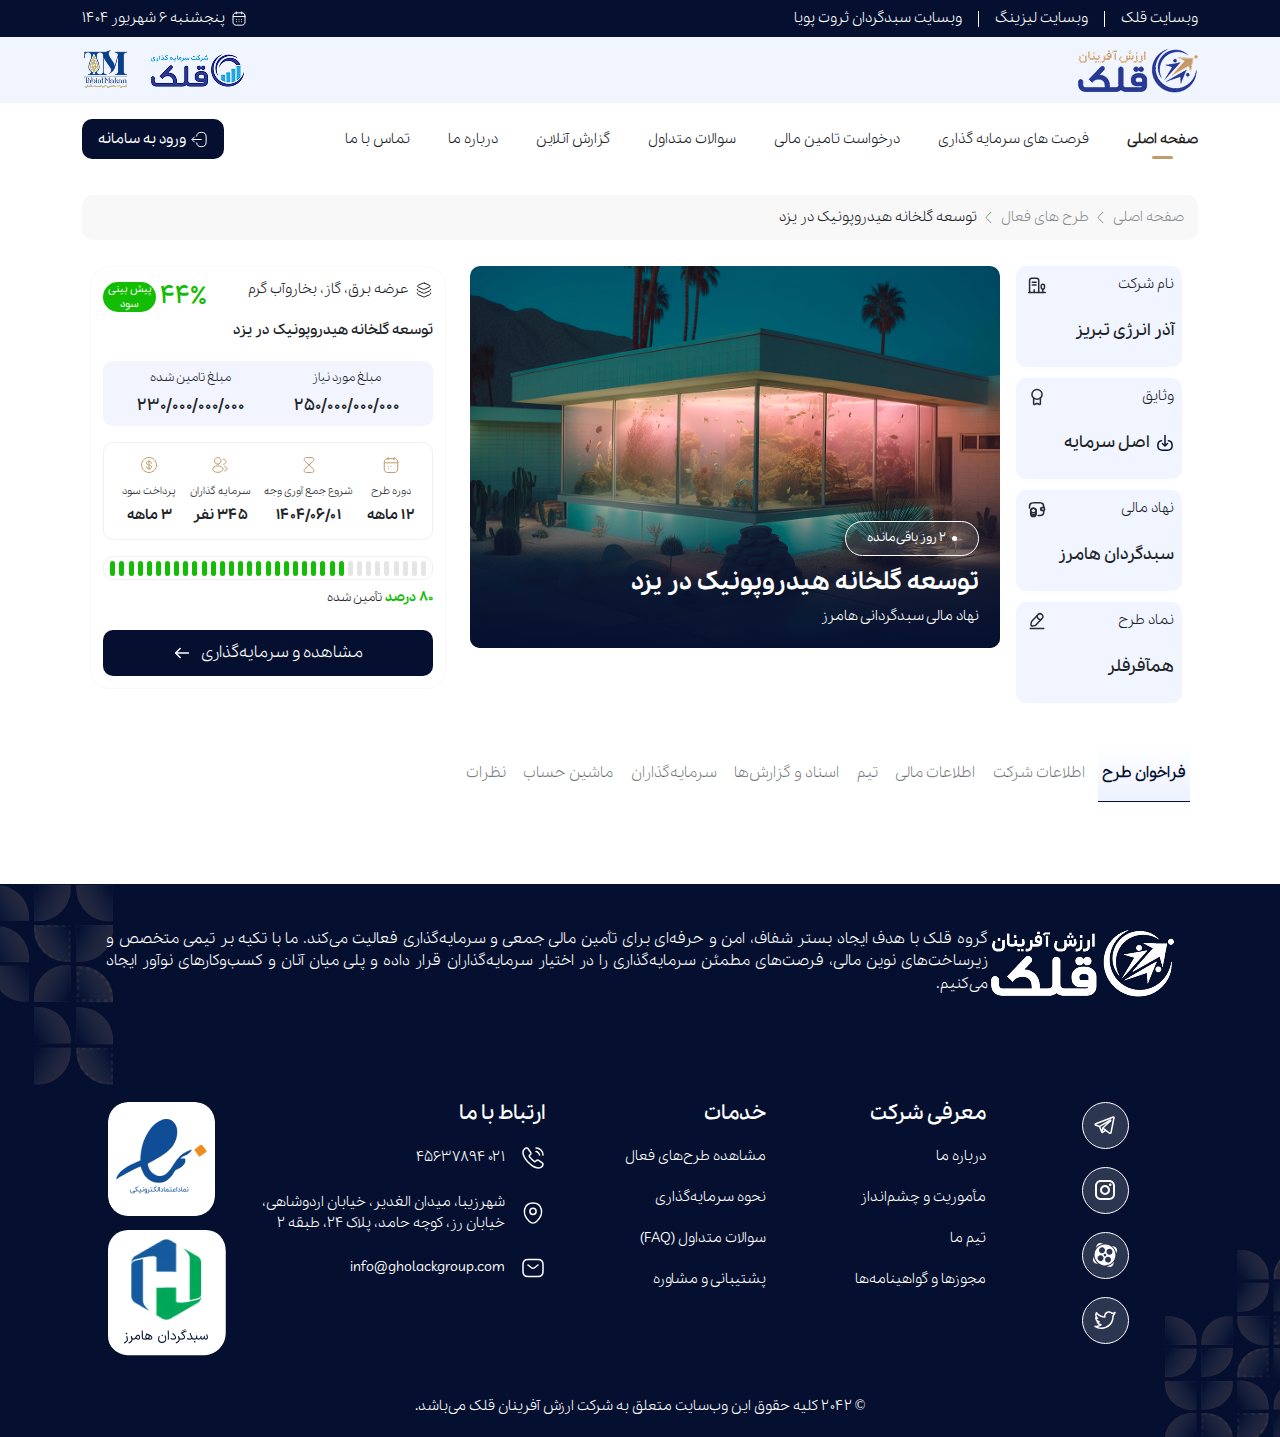
<file: design-details.html>
<!DOCTYPE html>
<html lang="fa" dir="rtl">

<head>
  <meta charset="utf-8">
  <meta name="viewport" content="width=device-width, initial-scale=1, shrink-to-fit=no" />
  <title>جزئیات طرح</title>

  <link rel="stylesheet" href="css/swiper-bundle.min.css" />
  <link rel="stylesheet" href="css/bootstrap.min.css" />
  <link rel="stylesheet" href="css/styles.css" />
</head>

<body>

  <div id="overlay"></div>
  <!-- mobile menu -->
  <div id="mobileMenu" class="p-4 bg-white">
    <a class="d-block"><img alt="logo" src="images/logo3.png"></a>
    <ul class="fs-14 m-0 mt-5 p-0 list-unstyled d-flex flex-column fw-Medium gap-38 gap-xl-18">
      <li>
        <a class="active">صفحه اصلی</a>
      </li>
      <li>
        <a>فرصت های سرمایه گذاری</a>
      </li>
      <li>
        <a>درخواست تامین مالی</a>
      </li>
      <li>
        <a>سوالات متداول</a>
      </li>
      <li>
        <a>گزارش آنلاین</a>
      </li>
      <li>
        <a>درباره ما</a>
      </li>
      <li>
        <a>تماس با ما</a>
      </li>
    </ul>
    <div class="d-flex d-md-none flex-column fw-Medium gap-3 fs-14 mt-3">
      <a class="text-dark textHover1">وبسایت قلک</a>
      <a class="text-dark textHover1">وبسایت لیزینگ</a>
      <a class="text-dark textHover1">وبسایت سبدگردان ثروت پویا</a>
    </div>
  </div>

  <header class="position-relative z-2">
    <div class="bg-darkblue py-2">
      <div class="container">
        <div class="d-flex align-items-center justify-content-between gap-1">
          <div class="d-md-flex d-none align-items-center gap-3 fs-14">
            <a class="text-white textHover1">وبسایت قلک</a>
            <img alt="icon" src="images/icons/Line 1.svg" class="flex-shrink-0">
            <a class="text-white textHover1">وبسایت لیزینگ</a>
            <img alt="icon" src="images/icons/Line 1.svg" class="flex-shrink-0">
            <a class="text-white textHover1">وبسایت سبدگردان ثروت پویا</a>
          </div>
          <div class="d-flex align-items-center gap-6 fs-14 text-white">
            <img alt="icon" src="images/icons/calendar.svg">
            <p class="mb-0">پنجشنبه ۶ شهریور ۱۴۰۴</p>
          </div>
        </div>
      </div>
    </div>
    <div class="bg-sky-2 py-2">
      <div class="container">
        <div class="d-flex align-items-center justify-content-between gap-2">
          <a><img alt="logo" src="images/logo2.png"></a>
          <div class="d-flex align-items-center gap-22">
            <a class="d-none d-sm-block"><img alt="logo" src="images/logo3.png"></a>
            <a><img alt="logo" src="images/Capture 2.png"></a>
          </div>
        </div>
      </div>
    </div>
    <div class="bg-white py-3">
      <div class="container">
        <div class="d-flex align-items-center justify-content-between gap-2">
          <svg id="openMenu" xmlns="http://www.w3.org/2000/svg" width="32" height="32" fill="currentColor"
            class="bi bi-list cursor-pointer d-lg-none text-darkblue" viewBox="0 0 16 16">
            <path fill-rule="evenodd"
              d="M2.5 12a.5.5 0 0 1 .5-.5h10a.5.5 0 0 1 0 1H3a.5.5 0 0 1-.5-.5m0-4a.5.5 0 0 1 .5-.5h10a.5.5 0 0 1 0 1H3a.5.5 0 0 1-.5-.5m0-4a.5.5 0 0 1 .5-.5h10a.5.5 0 0 1 0 1H3a.5.5 0 0 1-.5-.5" />
          </svg>
          <nav class="d-lg-block d-none">
            <ul class="fs-14 fs-xl-12 m-0 p-0 list-unstyled d-flex align-items-center gap-38 gap-xl-18">
              <li>
                <a class="active">صفحه اصلی</a>
              </li>
              <li>
                <a>فرصت های سرمایه گذاری</a>
              </li>
              <li>
                <a>درخواست تامین مالی</a>
              </li>
              <li>
                <a>سوالات متداول</a>
              </li>
              <li>
                <a>گزارش آنلاین</a>
              </li>
              <li>
                <a>درباره ما</a>
              </li>
              <li>
                <a>تماس با ما</a>
              </li>
            </ul>
          </nav>
          <a
            class="w-142 h-40 btnHover1 rounded-10 bg-darkblue d-flex align-items-center justify-content-center gap-1 fw-Medium fs-14 text-white">
            <svg width="18" height="19" viewBox="0 0 18 19" fill="none" xmlns="http://www.w3.org/2000/svg">
              <path
                d="M6.67499 6.17C6.90749 3.47 8.29499 2.3675 11.3325 2.3675H11.43C14.7825 2.3675 16.125 3.71 16.125 7.0625V11.9525C16.125 15.305 14.7825 16.6475 11.43 16.6475H11.3325C8.31749 16.6475 6.92999 15.56 6.68249 12.905"
                stroke="white" stroke-linecap="round" stroke-linejoin="round" />
              <path d="M11.25 9.5H2.715" stroke="white" stroke-linecap="round" stroke-linejoin="round" />
              <path d="M4.3875 6.9875L1.875 9.5L4.3875 12.0125" stroke="white" stroke-linecap="round"
                stroke-linejoin="round" />
              <script xmlns="" />
            </svg>
            <p class="mb-0">ورود به سامانه</p>
          </a>
        </div>
      </div>
    </div>
  </header>

  <main>

    <section class="mb-26 mt-20">
      <div class="container">
        <div class="rounded-10 bg-gray-2 py-12 px-14 d-flex align-items-center gap-1 flex-wrap">
          <a class="fs-14 text-dark opacity-50">صفحه اصلی</a>
          <img alt="icon" src="images/icons/arrow-left.svg" class="flex-shrink-0 opacity-50">
          <a class="fs-14 text-dark opacity-50">طرح های فعال</a>
          <img alt="icon" src="images/icons/arrow-left.svg" class="flex-shrink-0 opacity-50">
          <p class="mb-0 text-dark fs-14">توسعه گلخانه هیدروپونیک در یزد</p>
        </div>
      </div>
    </section>

    <section>
      <div class="container">
        <div class="row g-3 mx-0">
          <div class="col-lg-8">
            <div class="row mx-0 g-3">
              <div class="col-3">
                <div class="rounded-10 bg-sky-2 p-2 pb-4 mb-11">
                  <div class="d-flex align-items-center justify-content-between gap-2">
                    <p class="mb-0 fs-14">نام شرکت</p>
                    <img alt="icon" src="images/icons/building-4.svg" class="flex-shrink-0 ms-1">
                  </div>
                  <p class="fw-semiBold mt-4 mb-0">آذر انرژی تبریز</p>
                </div>
                <div class="rounded-10 bg-sky-2 p-2 pb-4 mb-11">
                  <div class="d-flex align-items-center justify-content-between gap-2">
                    <p class="mb-0 fs-14">وثایق</p>
                    <img alt="icon" src="images/icons/medal.svg" class="flex-shrink-0 ms-1">
                  </div>
                  <div class="d-flex align-items-center gap-6 mt-4">
                    <img alt="icon" src="images/icons/frame.svg" class="flex-shrink-0">
                    <p class="fw-semiBold mb-0">اصل سرمایه</p>
                  </div>
                </div>
                <div class="rounded-10 bg-sky-2 p-2 pb-4 mb-11">
                  <div class="d-flex align-items-center justify-content-between gap-2">
                    <p class="mb-0 fs-14">نهاد مالی</p>
                    <img alt="icon" src="images/icons/wallet-money.svg" class="flex-shrink-0 ms-1">
                  </div>
                  <p class="fw-semiBold mt-4 mb-0">سبدگردان هامرز</p>
                </div>
                <div class="rounded-10 bg-sky-2 p-2 pb-4">
                  <div class="d-flex align-items-center justify-content-between gap-2">
                    <p class="mb-0 fs-14">نماد طرح</p>
                    <img alt="icon" src="images/icons/edit-2.svg" class="flex-shrink-0 ms-1">
                  </div>
                  <p class="fw-semiBold mt-4 mb-0">همآفرفلر</p>
                </div>
              </div>
              <div class="col-9">
                <div class="roinded-10 overflow-hidden position-relative overlay-2">
                  <img alt="img" src="images/Rectangle 8 (2).png" class="w-100 rounded-10">
                  <div class="position-absolute bottom-0 start-0 end-0 m-21">
                    <div
                      class="w-134 h-35 mb-13 rounded-30 border border-white bg-white-10 d-flex align-items-center justify-content-center gap-6">
                      <div class="bg-white w-5 h-5 rounded-circle"></div>
                      <p class="mb-0 text-white fs-12 fw-Medium">۲ روز باقی مانده</p>
                    </div>
                    <h5 class="fs-24 fw-bold text-white mb-2">توسعه گلخانه هیدروپونیک در یزد</h5>
                    <p class="mb-0 text-white fs-14">نهاد مالی سبدگردانی هامرز</p>
                  </div>
                </div>
              </div>
            </div>
            <div class="mt-43">
              <div class="d-flex align-items-center justify-content-between gap-1 fs-15">
                <p data-id="1" class="active mb-0 text-gray-60 cursor-pointer tab py-3 px-1">فراخوان طرح</p>
                <p data-id="2" class="mb-0 text-gray-60 cursor-pointer tab py-3 px-1">اطلاعات شرکت</p>
                <p data-id="3" class="mb-0 text-gray-60 cursor-pointer tab py-3 px-1">اطلاعات مالی</p>
                <p data-id="4" class="mb-0 text-gray-60 cursor-pointer tab py-3 px-1">تیم</p>
                <p data-id="5" class="mb-0 text-gray-60 cursor-pointer tab py-3 px-1">اسناد و گزارش‌ها</p>
                <p data-id="6" class="mb-0 text-gray-60 cursor-pointer tab py-3 px-1">سرمایه‌گذاران</p>
                <p data-id="7" class="mb-0 text-gray-60 cursor-pointer tab py-3 px-1">ماشین حساب</p>
                <p data-id="8" class="mb-0 text-gray-60 cursor-pointer tab py-3 px-1">نظرات</p>
              </div>
              <div class="mt-24">
                <div data-id="1" class="tabContent">
                  <div class="rounded-10 border-gray-2 px-3 py-20 mb-3">
                    <div class="accordionBtn active cursor-pointer d-flex align-items-center gap-2">
                      <img alt="icon" src="images/icons/document-text.svg" class="flex-shrink-0">
                      <p class="mb-0 fs-18 fw-semiBold text-darkblue">فراخوان طرح</p>
                      <img alt="icon" src="images/icons/arrow-down.svg" class="flex-shrink-0 me-auto">
                    </div>
                    <div class="accordionContent active">
                      <div class="mt-28">
                        <div class="pb-20 mb-20 border-b-gray-2">
                          <div class="accordionBtn2 active cursor-pointer d-flex align-items-center gap-2">
                            <div class="position-relative w-18 h-18 rounded-circle border-brown">
                              <img alt="icon" src="images/icons/Vector.svg"
                                class="position-absolute m-auto start-0 top-0 bottom-0 end-0">
                              <svg xmlns="http://www.w3.org/2000/svg" width="16" height="16" fill="currentColor"
                                class="text-brown position-absolute m-auto start-0 top-0 bottom-0 end-0 bi bi-plus"
                                viewBox="0 0 16 16">
                                <path
                                  d="M8 4a.5.5 0 0 1 .5.5v3h3a.5.5 0 0 1 0 1h-3v3a.5.5 0 0 1-1 0v-3h-3a.5.5 0 0 1 0-1h3v-3A.5.5 0 0 1 8 4" />
                              </svg>
                            </div>
                            <p class="mb-0 fw-semiBold text-brown">معرفی شرکت و طرح</p>
                          </div>
                          <div class="accordionContent2 active">
                            <div class="mt-13">
                              <p class="fw-Medium text-justify mb-0">
                                شرکت " آذر انرژی تبریز " اقدام به تامین مالی برای طرح کسب و کار خود، از روش تامین مالی
                                جمعی (جمع سپاری مالی،کرادفاندینگ) بر روی سکوی تامین مالی جمعی "هم آفرین" نموده است. طرح
                                این شرکت " تامین سرمایه در گردش جهت بازیابی گازهای فلر و تولید سولفات آمونیوم پتروشیمی
                                نوری " می باشد که با نماد " همآفرفلر "، مجوز جمع آوری وجوه را از شرکت فرابورس ایران کسب
                                نموده است. این طرح برای " یک سال (12 ماه) " تعریف شده است و دارای وثائق و ضمانتنامه های
                                معتبر می باشد. گزارش ارزیابی و قرارداد این شرکت نیز در وبسایت سکوی تامین مالی جمعی "هم
                                آفرین" جهت مطالعه و بررسی قرارداد داده شده است. مبلغ طرح شرکت مذکور " 250,000,000,000
                                ریال" تعریف شده است که باز پرداخت اصل سرمایه در سررسید می باشد. همچنین تواتر پرداخت سود
                                علی الحساب طرح نیز بصورت " هر 3 ماه یکبار " پیش بینی شده است.
                              </p>
                            </div>
                          </div>
                        </div>
                        <div class="pb-20 mb-20 border-b-gray-2">
                          <div class="accordionBtn2 cursor-pointer d-flex align-items-center gap-2">
                            <div class="position-relative w-18 h-18 rounded-circle border-brown">
                              <img alt="icon" src="images/icons/Vector.svg"
                                class="position-absolute m-auto start-0 top-0 bottom-0 end-0">
                              <svg xmlns="http://www.w3.org/2000/svg" width="16" height="16" fill="currentColor"
                                class="text-brown position-absolute m-auto start-0 top-0 bottom-0 end-0 bi bi-plus"
                                viewBox="0 0 16 16">
                                <path
                                  d="M8 4a.5.5 0 0 1 .5.5v3h3a.5.5 0 0 1 0 1h-3v3a.5.5 0 0 1-1 0v-3h-3a.5.5 0 0 1 0-1h3v-3A.5.5 0 0 1 8 4" />
                              </svg>
                            </div>
                            <p class="mb-0 fw-semiBold text-brown">ریسک های طرح</p>
                          </div>
                          <div class="accordionContent2">
                            <div class="mt-13">
                              <p class="fw-Medium text-justify mb-0">
                                شرکت " آذر انرژی تبریز " اقدام به تامین مالی برای طرح کسب و کار خود، از روش تامین مالی
                                جمعی (جمع سپاری مالی،کرادفاندینگ) بر روی سکوی تامین مالی جمعی "هم آفرین" نموده است. طرح
                                این شرکت " تامین سرمایه در گردش جهت بازیابی گازهای فلر و تولید سولفات آمونیوم پتروشیمی
                                نوری " می باشد که با نماد " همآفرفلر "، مجوز جمع آوری وجوه را از شرکت فرابورس ایران کسب
                                نموده است. این طرح برای " یک سال (12 ماه) " تعریف شده است و دارای وثائق و ضمانتنامه های
                                معتبر می باشد. گزارش ارزیابی و قرارداد این شرکت نیز در وبسایت سکوی تامین مالی جمعی "هم
                                آفرین" جهت مطالعه و بررسی قرارداد داده شده است. مبلغ طرح شرکت مذکور " 250,000,000,000
                                ریال" تعریف شده است که باز پرداخت اصل سرمایه در سررسید می باشد. همچنین تواتر پرداخت سود
                                علی الحساب طرح نیز بصورت " هر 3 ماه یکبار " پیش بینی شده است.
                              </p>
                            </div>
                          </div>
                        </div>
                        <div>
                          <div class="accordionBtn2 cursor-pointer d-flex align-items-center gap-2">
                            <div class="position-relative w-18 h-18 rounded-circle border-brown">
                              <img alt="icon" src="images/icons/Vector.svg"
                                class="position-absolute m-auto start-0 top-0 bottom-0 end-0">
                              <svg xmlns="http://www.w3.org/2000/svg" width="16" height="16" fill="currentColor"
                                class="text-brown position-absolute m-auto start-0 top-0 bottom-0 end-0 bi bi-plus"
                                viewBox="0 0 16 16">
                                <path
                                  d="M8 4a.5.5 0 0 1 .5.5v3h3a.5.5 0 0 1 0 1h-3v3a.5.5 0 0 1-1 0v-3h-3a.5.5 0 0 1 0-1h3v-3A.5.5 0 0 1 8 4" />
                              </svg>
                            </div>
                            <p class="mb-0 fw-semiBold text-brown">مزیت های رقابتی</p>
                          </div>
                          <div class="accordionContent2">
                            <div class="mt-13">
                              <p class="fw-Medium text-justify mb-0">
                                شرکت " آذر انرژی تبریز " اقدام به تامین مالی برای طرح کسب و کار خود، از روش تامین مالی
                                جمعی (جمع سپاری مالی،کرادفاندینگ) بر روی سکوی تامین مالی جمعی "هم آفرین" نموده است. طرح
                                این شرکت " تامین سرمایه در گردش جهت بازیابی گازهای فلر و تولید سولفات آمونیوم پتروشیمی
                                نوری " می باشد که با نماد " همآفرفلر "، مجوز جمع آوری وجوه را از شرکت فرابورس ایران کسب
                                نموده است. این طرح برای " یک سال (12 ماه) " تعریف شده است و دارای وثائق و ضمانتنامه های
                                معتبر می باشد. گزارش ارزیابی و قرارداد این شرکت نیز در وبسایت سکوی تامین مالی جمعی "هم
                                آفرین" جهت مطالعه و بررسی قرارداد داده شده است. مبلغ طرح شرکت مذکور " 250,000,000,000
                                ریال" تعریف شده است که باز پرداخت اصل سرمایه در سررسید می باشد. همچنین تواتر پرداخت سود
                                علی الحساب طرح نیز بصورت " هر 3 ماه یکبار " پیش بینی شده است.
                              </p>
                            </div>
                          </div>
                        </div>
                      </div>
                    </div>
                  </div>
                </div>
                <div data-id="2" class="tabContent">
                  <div class="rounded-10 border-gray-2 px-3 py-20 mb-3">
                    <div class="accordionBtn active cursor-pointer d-flex align-items-center gap-2">
                      <img alt="icon" src="images/icons/buliding.svg" class="flex-shrink-0">
                      <p class="mb-0 fs-18 fw-semiBold text-darkblue">اطلاعات شرکت</p>
                      <img alt="icon" src="images/icons/arrow-down.svg" class="flex-shrink-0 me-auto">
                    </div>
                    <div class="accordionContent active">
                      <div class="mt-43">
                        <div class="row g-5 mx-0">
                          <div class="col-lg-6 pe-0">
                            <div class="position-relative">
                              <img alt="line" src="images/Line 5.png"
                                class="position-absolute right-6 top-0 bottom-0 h-100">
                              <div class="d-flex align-items-center gap-2 mb-28">
                                <img alt="icon" src="images/icons/Group 102.svg" class="flex-shrink-0">
                                <p class="mb-0 fs-14">نام شرکت:</p>
                                <p class="mb-0 fs-14 fw-Medium me-auto">بین المللی اکسیر کیمیای ارکیده</p>
                              </div>
                              <div class="d-flex align-items-center gap-2 mb-28">
                                <img alt="icon" src="images/icons/Group 102.svg" class="flex-shrink-0">
                                <p class="mb-0 fs-14">استان محل ثبت:</p>
                                <p class="mb-0 fs-14 fw-Medium me-auto">تهران</p>
                              </div>
                              <div class="d-flex align-items-center gap-2 mb-28">
                                <img alt="icon" src="images/icons/Group 102.svg" class="flex-shrink-0">
                                <p class="mb-0 fs-14">نام نهاد مالی:</p>
                                <p class="mb-0 fs-14 fw-Medium me-auto">کارگزاری بانک کارآفرین</p>
                              </div>
                              <div class="d-flex align-items-center gap-2 mb-28">
                                <img alt="icon" src="images/icons/Group 102.svg" class="flex-shrink-0">
                                <p class="mb-0 fs-14">تعداد گواهی شراکت:</p>
                                <p class="mb-0 fs-14 fw-Medium me-auto">8,800,000</p>
                              </div>
                              <div class="d-flex align-items-center gap-2 mb-3">
                                <img alt="icon" src="images/icons/Group 102.svg" class="flex-shrink-0">
                                <p class="mb-0 fs-14">ارزش اسمی هر گواهی (ریال) :</p>
                                <p class="mb-0 fs-14 fw-Medium me-auto">1,000</p>
                              </div>
                            </div>
                          </div>
                          <div class="col-lg-6 ps-0">
                            <div class="position-relative">
                              <img alt="line" src="images/Line 5.png"
                                class="position-absolute right-6 top-0 bottom-0 h-100">
                              <div class="d-flex align-items-center gap-2 mb-28">
                                <img alt="icon" src="images/icons/Group 102.svg" class="flex-shrink-0">
                                <p class="mb-0 fs-14">نام شرکت:</p>
                                <p class="mb-0 fs-14 fw-Medium me-auto">بین المللی اکسیر کیمیای ارکیده</p>
                              </div>
                              <div class="d-flex align-items-center gap-2 mb-28">
                                <img alt="icon" src="images/icons/Group 102.svg" class="flex-shrink-0">
                                <p class="mb-0 fs-14">استان محل ثبت:</p>
                                <p class="mb-0 fs-14 fw-Medium me-auto">تهران</p>
                              </div>
                              <div class="d-flex align-items-center gap-2 mb-28">
                                <img alt="icon" src="images/icons/Group 102.svg" class="flex-shrink-0">
                                <p class="mb-0 fs-14">نام نهاد مالی:</p>
                                <p class="mb-0 fs-14 fw-Medium me-auto">کارگزاری بانک کارآفرین</p>
                              </div>
                              <div class="d-flex align-items-center gap-2 mb-28">
                                <img alt="icon" src="images/icons/Group 102.svg" class="flex-shrink-0">
                                <p class="mb-0 fs-14">تعداد گواهی شراکت:</p>
                                <p class="mb-0 fs-14 fw-Medium me-auto">8,800,000</p>
                              </div>
                              <div class="d-flex align-items-center gap-2 mb-3">
                                <img alt="icon" src="images/icons/Group 102.svg" class="flex-shrink-0">
                                <p class="mb-0 fs-14">ارزش اسمی هر گواهی (ریال) :</p>
                                <p class="mb-0 fs-14 fw-Medium me-auto">1,000</p>
                              </div>
                            </div>
                          </div>
                        </div>
                      </div>
                    </div>
                  </div>
                </div>
                <div data-id="3" class="tabContent">
                  <div class="rounded-10 border-gray-2 px-3 py-20 mb-3">
                    <div class="accordionBtn active cursor-pointer d-flex align-items-center gap-2">
                      <img alt="icon" src="images/icons/dollar-circle (2).svg" class="flex-shrink-0">
                      <p class="mb-0 fs-18 fw-semiBold text-darkblue">اطلاعات مالی</p>
                      <img alt="icon" src="images/icons/arrow-down.svg" class="flex-shrink-0 me-auto">
                    </div>
                    <div class="accordionContent active">
                      <div class="mt-28">
                        <p class="mb-0 fw-semiBold text-brown">تاریخ پرداخت‌های دوره‌ای</p>
                        <div class="mt-35 d-flex align-items-start justify-content-between mx-44 mb-5">
                          <div>
                            <div class="w-33 h-33 rounded-circle bg-sky-2 mx-auto"></div>
                            <p class="mt-11 fs-14 text-center mb-1">سررسید ۱</p>
                            <p class="fs-14 text-center mb-0 fw-Medium">۱۴۰۴/۰۷/۳۰</p>
                          </div>
                          <div class="h-6 bg-sky-2 flex-grow-1 position-relative top-15"></div>
                          <div>
                            <div class="w-33 h-33 rounded-circle bg-sky-2 mx-auto"></div>
                            <p class="mt-11 fs-14 text-center mb-1">سررسید ۱</p>
                            <p class="fs-14 text-center mb-0 fw-Medium">۱۴۰۴/۰۷/۳۰</p>
                          </div>
                          <div class="h-6 bg-sky-2 flex-grow-1 position-relative top-15"></div>
                          <div>
                            <div class="w-33 h-33 rounded-circle bg-sky-2 mx-auto"></div>
                            <p class="mt-11 fs-14 text-center mb-1">سررسید ۱</p>
                            <p class="fs-14 text-center mb-0 fw-Medium">۱۴۰۴/۰۷/۳۰</p>
                          </div>
                          <div class="h-6 bg-sky-2 flex-grow-1 position-relative top-15"></div>
                          <div>
                            <div class="w-33 h-33 rounded-circle bg-sky-2 mx-auto"></div>
                            <p class="mt-11 fs-14 text-center mb-1">سررسید ۱</p>
                            <p class="fs-14 text-center mb-0 fw-Medium">۱۴۰۴/۰۷/۳۰</p>
                          </div>
                          <div class="h-6 bg-sky-2 flex-grow-1 position-relative top-15"></div>
                          <div>
                            <div class="w-33 h-33 rounded-circle bg-sky-2 mx-auto"></div>
                            <p class="mt-11 fs-14 text-center mb-1">سررسید ۱</p>
                            <p class="fs-14 text-center mb-0 fw-Medium">۱۴۰۴/۰۷/۳۰</p>
                          </div>
                        </div>
                      </div>
                    </div>
                  </div>
                </div>
                <div data-id="4" class="tabContent">
                  <div class="rounded-10 border-gray-2 px-3 py-20 mb-3">
                    <div class="accordionBtn active cursor-pointer d-flex align-items-center gap-2">
                      <img alt="icon" src="images/icons/profile-2user (2).svg" class="flex-shrink-0">
                      <p class="mb-0 fs-18 fw-semiBold text-darkblue">تیم</p>
                      <img alt="icon" src="images/icons/arrow-down.svg" class="flex-shrink-0 me-auto">
                    </div>
                    <div class="accordionContent active">
                      <div class="mt-22">
                        <div class="row g-3 mx-0">
                          <div class="col-lg-4">
                            <div class="rounded-10 p-12 bg-sky-2">
                              <img alt="img" src="images/Rectangle 14.png"
                                class="w-51 h-51 rounded-circle mx-auto d-block">
                              <p class="fs-14 fw-bold mt-14 text-center mb-0">بهزاد نیک مهر</p>
                              <p class="mb-0 fs-14 mt-2 text-center">مدیر عامل و رئیس هییت مدیره</p>
                            </div>
                          </div>
                          <div class="col-lg-4">
                            <div class="rounded-10 p-12 bg-sky-2">
                              <img alt="img" src="images/Rectangle 14.png"
                                class="w-51 h-51 rounded-circle mx-auto d-block">
                              <p class="fs-14 fw-bold mt-14 text-center mb-0">امیرحسام بهمنی</p>
                              <p class="mb-0 fs-14 mt-2 text-center">رئیس هیئت مدیره</p>
                            </div>
                          </div>
                          <div class="col-lg-4">
                            <div class="rounded-10 p-12 bg-sky-2">
                              <img alt="img" src="images/Rectangle 14.png"
                                class="w-51 h-51 rounded-circle mx-auto d-block">
                              <p class="fs-14 fw-bold mt-14 text-center mb-0">سینا بهمنی</p>
                              <p class="mb-0 fs-14 mt-2 text-center">عضو هیئت مدیره</p>
                            </div>
                          </div>
                        </div>
                      </div>
                    </div>
                  </div>
                </div>
                <div data-id="5" class="tabContent">
                  <div class="rounded-10 border-gray-2 px-3 py-20 mb-3">
                    <div class="accordionBtn active cursor-pointer d-flex align-items-center gap-2">
                      <img alt="icon" src="images/icons/document-text.svg" class="flex-shrink-0">
                      <p class="mb-0 fs-18 fw-semiBold text-darkblue">اسناد و گزارش ها</p>
                      <img alt="icon" src="images/icons/arrow-down.svg" class="flex-shrink-0 me-auto">
                    </div>
                    <div class="accordionContent active">
                      <div class="mt-22">
                        <p class="fs-14 mb-0">
                          متقاضی موظف است متناسب با پیشرفت طرح گزارشات مالی را به عامل ارائه نماید.
                        </p>
                        <p class="fs-14 mb-4">
                          پس از موفقیت طرح، وجوه جمع آوری شده 1404/06/04 جهت شروع اجرای طرح به حساب متقاضی واریز گردید.
                          این تاریخ ملاک واریز سودهای دوره ای و بازگشت اصل سرمایه می باشد. متقاضی موظف است طبق این تاریخ
                          تعهدات مالی خود را انجام دهد. پس از واریز وجوه سود یا اصل توسط متقاضی به حساب سکو، طبق قرارداد
                          سکو حداکثر تا 2 روز کاری وجوه را به حساب سرمایه گذاران واریز می نماید.
                        </p>
                        <div class="row g-3 mx-0">
                          <div class="col-lg-4">
                            <div class="rounded-10 bg-sky-2 p-12 text-center">
                              <p class="fs-14 fw-semiBold mb-2">پرداخت دوره‌ای</p>
                              <p class="fs-13 mb-12">
                                قرارداد به همراه تصویر ضمانت نامه و تصاویر چک های اخذ شده
                              </p>
                              <a
                                class="rounded-10 h-32 mx-3 btnHover1 text-dark border-darkBlue d-flex align-items-center justify-content-center gap-1 fs-13">
                                <svg class="flex-shrink-0" width="18" height="18" viewBox="0 0 18 18" fill="none"
                                  xmlns="http://www.w3.org/2000/svg">
                                  <path
                                    d="M12.3301 6.67505C15.0301 6.90755 16.1326 8.29505 16.1326 11.3325V11.43C16.1326 14.7825 14.7901 16.125 11.4376 16.125H6.55511C3.20261 16.125 1.86011 14.7825 1.86011 11.43V11.3325C1.86011 8.31755 2.94761 6.93005 5.60261 6.68255"
                                    stroke="#051030" stroke-linecap="round" stroke-linejoin="round" />
                                  <path d="M9 1.5V11.16" stroke="#051030" stroke-linecap="round"
                                    stroke-linejoin="round" />
                                  <path d="M11.5125 9.48755L9.00005 12L6.48755 9.48755" stroke="#051030"
                                    stroke-linecap="round" stroke-linejoin="round" />
                                  <script xmlns="" />
                                </svg>
                                <p class="mb-0">دانلود فایل</p>
                              </a>
                            </div>
                          </div>
                          <div class="col-lg-4">
                            <div class="rounded-10 bg-sky-2 p-12 text-center">
                              <p class="fs-14 fw-semiBold mb-2">پرداخت دوره‌ای</p>
                              <p class="fs-13 mb-12">
                                قرارداد به همراه تصویر ضمانت نامه و تصاویر چک های اخذ شده
                              </p>
                              <a
                                class="rounded-10 h-32 mx-3 btnHover1 text-dark border-darkBlue d-flex align-items-center justify-content-center gap-1 fs-13">
                                <svg class="flex-shrink-0" width="18" height="18" viewBox="0 0 18 18" fill="none"
                                  xmlns="http://www.w3.org/2000/svg">
                                  <path
                                    d="M12.3301 6.67505C15.0301 6.90755 16.1326 8.29505 16.1326 11.3325V11.43C16.1326 14.7825 14.7901 16.125 11.4376 16.125H6.55511C3.20261 16.125 1.86011 14.7825 1.86011 11.43V11.3325C1.86011 8.31755 2.94761 6.93005 5.60261 6.68255"
                                    stroke="#051030" stroke-linecap="round" stroke-linejoin="round" />
                                  <path d="M9 1.5V11.16" stroke="#051030" stroke-linecap="round"
                                    stroke-linejoin="round" />
                                  <path d="M11.5125 9.48755L9.00005 12L6.48755 9.48755" stroke="#051030"
                                    stroke-linecap="round" stroke-linejoin="round" />
                                  <script xmlns="" />
                                </svg>
                                <p class="mb-0">دانلود فایل</p>
                              </a>
                            </div>
                          </div>
                          <div class="col-lg-4">
                            <div class="rounded-10 bg-sky-2 p-12 text-center">
                              <p class="fs-14 fw-semiBold mb-2">پرداخت دوره‌ای</p>
                              <p class="fs-13 mb-12">
                                قرارداد به همراه تصویر ضمانت نامه و تصاویر چک های اخذ شده
                              </p>
                              <a
                                class="rounded-10 h-32 mx-3 btnHover1 text-dark border-darkBlue d-flex align-items-center justify-content-center gap-1 fs-13">
                                <svg class="flex-shrink-0" width="18" height="18" viewBox="0 0 18 18" fill="none"
                                  xmlns="http://www.w3.org/2000/svg">
                                  <path
                                    d="M12.3301 6.67505C15.0301 6.90755 16.1326 8.29505 16.1326 11.3325V11.43C16.1326 14.7825 14.7901 16.125 11.4376 16.125H6.55511C3.20261 16.125 1.86011 14.7825 1.86011 11.43V11.3325C1.86011 8.31755 2.94761 6.93005 5.60261 6.68255"
                                    stroke="#051030" stroke-linecap="round" stroke-linejoin="round" />
                                  <path d="M9 1.5V11.16" stroke="#051030" stroke-linecap="round"
                                    stroke-linejoin="round" />
                                  <path d="M11.5125 9.48755L9.00005 12L6.48755 9.48755" stroke="#051030"
                                    stroke-linecap="round" stroke-linejoin="round" />
                                  <script xmlns="" />
                                </svg>
                                <p class="mb-0">دانلود فایل</p>
                              </a>
                            </div>
                          </div>
                        </div>
                      </div>
                    </div>
                  </div>
                </div>
                <div data-id="6" class="tabContent">
                  <div class="rounded-10 border-gray-2 px-3 py-20 mb-3">
                    <div class="accordionBtn active cursor-pointer d-flex align-items-center gap-2">
                      <img alt="icon" src="images/icons/calculator.svg" class="flex-shrink-0">
                      <p class="mb-0 fs-18 fw-semiBold text-darkblue">ماشین حساب سوددهی طرح</p>
                      <img alt="icon" src="images/icons/arrow-down.svg" class="flex-shrink-0 me-auto">
                    </div>
                    <div class="accordionContent active">
                      <div class="mt-50">
                        <div class="row mx-0 g-5 align-items-center">
                          <div class="col-lg-9">
                            <div class="d-flex align-items-start gap-3 mb-4">
                              <div class="flex-grow-1">
                                <form class="position-relative flex-grow-1">
                                  <p class="fs-14 bg-white mb-0 me-4 -top-16 p-5px position-absolute end-0">مبلغ
                                    پرداختی(تومان)</p>
                                  <input value="500.000"
                                    class="outline-none px-14 w-100 rounded-10 h-52 border-darkBlue">
                                </form>
                                <div class="mt-4 d-flex align-items-center justify-content-between gap-2">
                                  <p class="mb-0 fs-14">پیش بینی هر دوره سود:</p>
                                  <div class="d-flex align-items-center justify-content-start gap-1">
                                    <p class="mb-0 fs-18 fw-semiBold text-brown"> ۲٬۰۵۰٬۰۰۰</p>
                                    <p class="mb-0 fs-14">تومان</p>
                                  </div>
                                </div>
                                <div class="mt-4 d-flex align-items-center justify-content-between gap-2">
                                  <p class="mb-0 fs-14">پیش بینی کل سود:</p>
                                  <div class="d-flex align-items-center justify-content-start gap-1">
                                    <p class="mb-0 fs-18 fw-semiBold text-brown"> ۲٬۰۵۰٬۰۰۰</p>
                                    <p class="mb-0 fs-14">تومان</p>
                                  </div>
                                </div>
                              </div>
                              <div class="d-flex align-items-center gap-1 flex-shrink-0 mt-2">
                                <p class="mb-0 fs-24 fw-semiBold text-green">۴۴٪</p>
                                <div
                                  class="rounded-20 w-53 h-30 bg-green fw-Medium fs-10 text-white text-center d-flex align-items-center justify-content-center">
                                  پیش بینی
                                  سود
                                </div>
                              </div>
                            </div>
                          </div>
                          <div class="col-lg-3 flex-shrink-0">
                            <img alt="img" src="images/Group 125.png" class="w-100 flex-shrink-0">
                          </div>
                        </div>
                      </div>
                    </div>
                  </div>
                </div>
                <div data-id="7" class="tabContent">
                  <div class="rounded-10 border-gray-2 px-3 py-20 mb-3">
                    <div class="accordionBtn active cursor-pointer d-flex align-items-center gap-2">
                      <img alt="icon" src="images/icons/calculator.svg" class="flex-shrink-0">
                      <p class="mb-0 fs-18 fw-semiBold text-darkblue">نظرات</p>
                      <img alt="icon" src="images/icons/arrow-down.svg" class="flex-shrink-0 me-auto">
                    </div>
                    <div class="accordionContent active">
                      <div class="mt-4">
                        <div>
                          <div
                            class="bg-sky-2 mb-4 rounded-10 px-12 py-2 d-flex align-items-center justify-content-between gap-5">
                            <div>
                              <p class="fs-14 fw-semiBold mb-1">نگار امینی</p>
                              <p class="mb-0 fs-14 text-justify">سلام لطفا اطلاع رسانی کنید تا جمع آوری برای این طرح
                                تمام شود. با سپاس</p>
                            </div>
                            <div class="flex-shrink-0">
                              <a
                                class="fs-14 mb-12 fw-semiBold d-flex align-items-center justify-content-end text-dark gap-1">
                                <img alt="icon" src="images/icons/undo.svg" class="flex-shrink-0">
                                <p class="mb-0">پاسخ</p>
                              </a>
                              <p class="mb-0 fs-12 text-brown fw-semiBold">۲ شهریور ۱۴۰۳</p>
                            </div>
                          </div>
                          <div
                            class="mb-4 position-relative rounded-10 border-dashed-gray-2 px-12 py-2 d-flex align-items-center justify-content-between gap-5">
                            <div class="w-11 h-3 bg-white position-absolute -top-1 right-13"></div>
                            <svg xmlns="http://www.w3.org/2000/svg" class="w-40 position-absolute -top-7 right-13 text-gray"
                              viewBox="0 0 43 8" fill="none">
                              <path fill="white"
                                d="M42.2 7.5H38.607C34.184 7.5 29.9422 5.74297 26.8146 2.61543V2.61543C23.7133 -0.485887 18.6851 -0.485887 15.5838 2.61543V2.61543C12.4563 5.74297 8.2144 7.5 3.79139 7.5H0"
                                stroke="currentColor" stroke-width="2" stroke-dasharray="4 4"></path>
                            </svg>
                            <div class="position-relative">
                              <p class="fs-14 fw-semiBold mb-1">قلک کراد</p>
                              <p class="mb-0 fs-12 text-justify">
                                سلام و عرض ادب؛ از پیشنهاد ارزشمند شما سپاسگزاریم. تیم در تلاش است که در سریع‌ترین زمان
                                ممکن طرح تکمیل شود. با تشکر از حسن توجه شما
                              </p>
                            </div>
                            <div class="flex-shrink-0 position-relative">
                              <a
                                class="fs-14 mb-12 fw-semiBold d-flex align-items-center justify-content-end text-dark gap-1">
                                <img alt="icon" src="images/icons/undo.svg" class="flex-shrink-0">
                                <p class="mb-0">پاسخ</p>
                              </a>
                              <p class="mb-0 fs-12 text-brown fw-semiBold">۲ شهریور ۱۴۰۳</p>
                            </div>
                          </div>
                        </div>
                      </div>
                    </div>
                  </div>
                </div>
              </div>
            </div>
          </div>
          <div class="col-lg-4">
            <div class="rounded-20 border-gray-2 p-12">
              <div class="d-flex align-items-start justify-content-between gap-1 flex-wrap mb-20">
                <div>
                  <div class="d-flex align-items-center gap-6 fs-14 mb-20">
                    <img alt="icon" src="images/icons/layer.svg" class="flex-shrink-0">
                    <p class="mb-0">عرضه برق، گاز، بخاروآب گرم</p>
                  </div>
                  <p class="fs-14 fw-semiBold mb-0">توسعه گلخانه هیدروپونیک در یزد</p>
                </div>
                <div class="d-flex align-items-center gap-1">
                  <p class="mb-0 fs-24 fw-semiBold text-green">۴۴٪</p>
                  <div
                    class="rounded-20 w-53 h-30 bg-green fw-Medium fs-10 text-white text-center d-flex align-items-center justify-content-center">
                    پیش بینی
                    سود
                  </div>
                </div>
              </div>
              <div class="rounded-10 p-8 mb-3 bg-sky d-flex align-items-center justify-content-center gap-50">
                <div>
                  <p class="text-center fs-12 mb-7">مبلغ مورد نیاز</p>
                  <p class="fs-sm-12 text-center fw-semiBold mb-0">۲۵۰/۰۰۰/۰۰۰/۰۰۰ </p>
                </div>
                <div>
                  <p class="text-center fs-12 mb-7">مبلغ تامین شده</p>
                  <p class="fs-sm-12 text-center fw-semiBold mb-0">۲۳۰/۰۰۰/۰۰۰/۰۰۰ </p>
                </div>
              </div>
              <div
                class="mb-3 rounded-10 border-gray py-13 px-sm-44 px-18 d-flex align-items-center justify-content-between">
                <div>
                  <img alt="icon" src="images/icons/calendar-2.svg" class="d-block mx-auto">
                  <p class="mt-10 mb-6 fs-10 fs-sm-8 text-center">دوره طرح</p>
                  <p class="fs-14 fs-sm-10 fw-bold text-center mb-0">۱۲ ماهه</p>
                </div>
                <div>
                  <img alt="icon" src="images/icons/timer.svg" class="d-block mx-auto">
                  <p class="mt-10 mb-6 fs-10 fs-sm-8 text-center">شروع جمع آوری وجه</p>
                  <p class="fs-14 fs-sm-10 fw-bold text-center mb-0">۱۴۰۴/۰۶/۰۱</p>
                </div>
                <div>
                  <img alt="icon" src="images/icons/profile-2user.svg" class="d-block mx-auto">
                  <p class="mt-10 mb-6 fs-10 fs-sm-8 text-center">سرمایه گذاران</p>
                  <p class="fs-14 fs-sm-10 fw-bold text-center mb-0">۳۴۵ نفر</p>
                </div>
                <div>
                  <img alt="icon" src="images/icons/dollar-circle.svg" class="d-block mx-auto">
                  <p class="mt-10 mb-6 fs-10 fs-sm-8 text-center">پرداخت سود</p>
                  <p class="fs-14 fs-sm-10 fw-bold text-center mb-0">۳ ماهه</p>
                </div>
              </div>
              <div class="mt-11 rounded-10 border-gray h-24 d-flex align-items-center justify-content-between px-6">
                <div class="w-5 h-15 rounded-1 flex-shrink-0 bg-gray"></div>
                <div class="w-5 h-15 rounded-1 flex-shrink-0 bg-gray"></div>
                <div class="w-5 h-15 rounded-1 flex-shrink-0 bg-gray"></div>
                <div class="w-5 h-15 rounded-1 flex-shrink-0 bg-gray"></div>
                <div class="w-5 h-15 rounded-1 flex-shrink-0 bg-gray"></div>
                <div class="w-5 h-15 rounded-1 flex-shrink-0 bg-gray"></div>
                <div class="w-5 h-15 rounded-1 flex-shrink-0 bg-gray"></div>
                <div class="w-5 h-15 rounded-1 flex-shrink-0 bg-gray"></div>
                <div class="w-5 h-15 rounded-1 flex-shrink-0 bg-gray"></div>
                <div class="w-5 h-15 rounded-1 flex-shrink-0 bg-green"></div>
                <div class="w-5 h-15 rounded-1 flex-shrink-0 bg-green"></div>
                <div class="w-5 h-15 rounded-1 flex-shrink-0 bg-green"></div>
                <div class="w-5 h-15 rounded-1 flex-shrink-0 bg-green"></div>
                <div class="w-5 h-15 rounded-1 flex-shrink-0 bg-green"></div>
                <div class="w-5 h-15 rounded-1 flex-shrink-0 bg-green"></div>
                <div class="w-5 h-15 rounded-1 flex-shrink-0 bg-green"></div>
                <div class="w-5 h-15 rounded-1 flex-shrink-0 bg-green"></div>
                <div class="w-5 h-15 rounded-1 flex-shrink-0 bg-green"></div>
                <div class="w-5 h-15 rounded-1 flex-shrink-0 bg-green"></div>
                <div class="w-5 h-15 rounded-1 flex-shrink-0 bg-green"></div>
                <div class="w-5 h-15 rounded-1 flex-shrink-0 bg-green"></div>
                <div class="w-5 h-15 rounded-1 flex-shrink-0 bg-green"></div>
                <div class="w-5 h-15 rounded-1 flex-shrink-0 bg-green"></div>
                <div class="w-5 h-15 rounded-1 flex-shrink-0 bg-green"></div>
                <div class="w-5 h-15 rounded-1 flex-shrink-0 bg-green"></div>
                <div class="w-5 h-15 rounded-1 flex-shrink-0 bg-green"></div>
                <div class="w-5 h-15 rounded-1 flex-shrink-0 bg-green"></div>
                <div class="w-5 h-15 rounded-1 flex-shrink-0 bg-green"></div>
                <div class="w-5 h-15 rounded-1 flex-shrink-0 bg-green"></div>
                <div class="w-5 h-15 rounded-1 flex-shrink-0 bg-green"></div>
                <div class="w-5 h-15 rounded-1 flex-shrink-0 bg-green"></div>
                <div class="w-5 h-15 rounded-1 flex-shrink-0 bg-green"></div>
                <div class="w-5 h-15 rounded-1 flex-shrink-0 bg-green"></div>
                <div class="w-5 h-15 rounded-1 flex-shrink-0 bg-green"></div>
                <div class="w-5 h-15 rounded-1 flex-shrink-0 bg-green"></div>
              </div>
              <p class="mt-2 fs-12 mb-22">
                <span class="text-green fs-13 fw-bold"> ۸۰
                  درصد </span>
                تأمین شده
              </p>
              <a
                class="btnHover1 rounded-10 font-medium text-white fs-sm-14 bg-darkblue d-flex align-items-center justify-content-center gap-10 mx-auto w-100 h-46">
                <p class="mb-0">مشاهده و سرمایه‌گذاری</p>
                <svg width="18" height="18" viewBox="0 0 18 18" fill="none" xmlns="http://www.w3.org/2000/svg">
                  <path d="M7.1775 4.44751L2.625 9.00001L7.1775 13.5525" stroke="white" stroke-width="1.5"
                    stroke-miterlimit="10" stroke-linecap="round" stroke-linejoin="round" />
                  <path d="M15.3749 9H2.75244" stroke="white" stroke-width="1.5" stroke-miterlimit="10"
                    stroke-linecap="round" stroke-linejoin="round" />
                  <script xmlns="" />
                </svg>
              </a>
            </div>
          </div>
        </div>
      </div>
    </section>

  </main>


  <footer class="mt-58 pt-40 pb-20 bg-darkblue position-relative">
    <img alt="img" src="images/Group 55.png" class="position-absolute top-0 start-0">
    <img alt="img" src="images/Group 60.png" class="position-absolute bottom-0 end-0">
    <div class="container position-relative">
      <div class="row g-5 mx-0 align-items-center">
        <div class="col-xl-2">
          <a><img alt="logo" src="images/logo.png"></a>
        </div>
        <div class="col-xl-10">
          <p class="mb-0 text-white fs-15 text-justify">
            گروه قلک با هدف ایجاد بستر شفاف، امن و حرفه‌ای برای تأمین مالی جمعی و سرمایه‌گذاری فعالیت می‌کند. ما با تکیه
            بر تیمی متخصص و زیرساخت‌های نوین مالی، فرصت‌های مطمئن سرمایه‌گذاری را در اختیار سرمایه‌گذاران قرار داده و
            پلی میان آنان و کسب‌وکارهای نوآور ایجاد می‌کنیم.
          </p>
        </div>
      </div>
      <div class="row g-5 mx-0 mt-54 mt-sm-00">
        <div class="col-lg-2 d-flex d-lg-block">
          <a
            class="w-47 h-47 mx-auto btnHover1 mb-18 rounded-circle border border-white d-flex align-items-center justify-content-center bg-white-16">
            <svg width="24" height="24" viewBox="0 0 24 24" fill="none" xmlns="http://www.w3.org/2000/svg">
              <path fill-rule="evenodd" clip-rule="evenodd"
                d="M5.78795 14.02C5.8312 14.0333 5.8753 14.0437 5.91995 14.051C6.20287 14.7176 6.4842 15.385 6.76395 16.053C7.26695 17.255 7.77395 18.493 7.88495 18.849C8.02395 19.287 8.16995 19.585 8.32995 19.789C8.41295 19.893 8.50795 19.985 8.61995 20.055C8.67876 20.0906 8.74109 20.1201 8.80595 20.143C9.12595 20.263 9.41795 20.213 9.60095 20.152C9.70839 20.1155 9.8106 20.065 9.90495 20.002L9.90995 20L12.7359 18.238L16.0009 20.74C16.0489 20.7767 16.1009 20.8077 16.1569 20.833C16.5489 21.003 16.9289 21.063 17.2869 21.015C17.643 20.965 17.9259 20.816 18.1369 20.647C18.379 20.4515 18.5721 20.2022 18.7009 19.919L18.7099 19.897L18.7129 19.889L18.7149 19.885V19.883L18.7159 19.882C18.7323 19.8386 18.7457 19.7942 18.7559 19.749L21.7359 4.72399C21.7442 4.67573 21.7489 4.62693 21.7499 4.57799C21.7499 4.13799 21.5839 3.71899 21.1949 3.46599C20.8609 3.24899 20.4899 3.23899 20.2549 3.25699C20.0029 3.27699 19.7689 3.33899 19.6119 3.38899C19.5242 3.41731 19.4375 3.44867 19.3519 3.48299L19.3409 3.48799L2.62695 10.044L2.62495 10.045C2.56827 10.0655 2.51255 10.0885 2.45795 10.114C2.32536 10.1735 2.19821 10.2444 2.07795 10.326C1.85095 10.481 1.32795 10.907 1.41695 11.611C1.48695 12.171 1.87095 12.516 2.10595 12.682C2.23395 12.773 2.35595 12.838 2.44595 12.881C2.48595 12.901 2.57195 12.935 2.60895 12.951L2.61895 12.954L5.78795 14.02ZM19.9259 4.86799H19.9239L19.8979 4.87899L3.16395 11.444L3.13795 11.454L3.12795 11.457C3.09731 11.4688 3.06727 11.4822 3.03795 11.497C3.06591 11.5127 3.09461 11.527 3.12395 11.54L6.26595 12.598C6.32142 12.6185 6.37497 12.644 6.42595 12.674L16.8029 6.59899L16.8129 6.59399C16.8535 6.56986 16.8948 6.54718 16.9369 6.52599C17.0089 6.48899 17.1239 6.43499 17.2539 6.39499C17.3439 6.36699 17.6109 6.28799 17.8989 6.38099C18.0519 6.42872 18.1883 6.51873 18.2924 6.64064C18.3964 6.76255 18.4639 6.91139 18.4869 7.06999C18.5242 7.20874 18.5252 7.35472 18.4899 7.49399C18.4199 7.76899 18.2279 7.98299 18.0529 8.14699C17.9029 8.28699 15.9569 10.163 14.0379 12.015L11.4249 14.535L10.9599 14.985L16.8319 19.487C16.9112 19.5201 16.9973 19.5338 17.0829 19.527C17.1261 19.5211 17.1667 19.503 17.1999 19.475C17.2404 19.4407 17.2752 19.4002 17.3029 19.355L17.3049 19.354L20.1949 4.78099C20.104 4.80337 20.0148 4.83211 19.9279 4.86699L19.9259 4.86799ZM11.4649 17.262L10.2929 16.364L10.0089 18.169L11.4649 17.262ZM9.21795 14.582L10.3829 13.457L12.9959 10.935L13.9689 9.99699L7.44895 13.814L7.48395 13.896C7.89516 14.8674 8.30183 15.8408 8.70395 16.816L8.98695 15.016C9.01278 14.8491 9.09418 14.6968 9.21795 14.582Z"
                fill="white" />
              <script xmlns="" />
            </svg>
          </a>
          <a
            class="w-47 h-47 mx-auto btnHover1 mb-18 rounded-circle border border-white d-flex align-items-center justify-content-center bg-white-16">
            <svg width="24" height="24" viewBox="0 0 24 24" fill="none" xmlns="http://www.w3.org/2000/svg">
              <path
                d="M7.8 2H16.2C19.4 2 22 4.6 22 7.8V16.2C22 17.7383 21.3889 19.2135 20.3012 20.3012C19.2135 21.3889 17.7383 22 16.2 22H7.8C4.6 22 2 19.4 2 16.2V7.8C2 6.26174 2.61107 4.78649 3.69878 3.69878C4.78649 2.61107 6.26174 2 7.8 2ZM7.6 4C6.64522 4 5.72955 4.37928 5.05442 5.05442C4.37928 5.72955 4 6.64522 4 7.6V16.4C4 18.39 5.61 20 7.6 20H16.4C17.3548 20 18.2705 19.6207 18.9456 18.9456C19.6207 18.2705 20 17.3548 20 16.4V7.6C20 5.61 18.39 4 16.4 4H7.6ZM17.25 5.5C17.5815 5.5 17.8995 5.6317 18.1339 5.86612C18.3683 6.10054 18.5 6.41848 18.5 6.75C18.5 7.08152 18.3683 7.39946 18.1339 7.63388C17.8995 7.8683 17.5815 8 17.25 8C16.9185 8 16.6005 7.8683 16.3661 7.63388C16.1317 7.39946 16 7.08152 16 6.75C16 6.41848 16.1317 6.10054 16.3661 5.86612C16.6005 5.6317 16.9185 5.5 17.25 5.5ZM12 7C13.3261 7 14.5979 7.52678 15.5355 8.46447C16.4732 9.40215 17 10.6739 17 12C17 13.3261 16.4732 14.5979 15.5355 15.5355C14.5979 16.4732 13.3261 17 12 17C10.6739 17 9.40215 16.4732 8.46447 15.5355C7.52678 14.5979 7 13.3261 7 12C7 10.6739 7.52678 9.40215 8.46447 8.46447C9.40215 7.52678 10.6739 7 12 7ZM12 9C11.2044 9 10.4413 9.31607 9.87868 9.87868C9.31607 10.4413 9 11.2044 9 12C9 12.7956 9.31607 13.5587 9.87868 14.1213C10.4413 14.6839 11.2044 15 12 15C12.7956 15 13.5587 14.6839 14.1213 14.1213C14.6839 13.5587 15 12.7956 15 12C15 11.2044 14.6839 10.4413 14.1213 9.87868C13.5587 9.31607 12.7956 9 12 9Z"
                fill="white" />
              <script xmlns="" />
            </svg>
          </a>
          <a
            class="w-47 h-47 mx-auto btnHover1 mb-18 rounded-circle border border-white d-flex align-items-center justify-content-center bg-white-16">
            <svg width="24" height="24" viewBox="0 0 24 24" fill="none" xmlns="http://www.w3.org/2000/svg">
              <g clip-path="url(#clip0_439_683)">
                <path
                  d="M12.001 1.59392C2.73098 1.59092 -1.91202 12.7969 4.64098 19.3519C6.09575 20.8071 7.94938 21.7981 9.96743 22.1998C11.9855 22.6014 14.0773 22.3955 15.9784 21.6082C17.8794 20.821 19.5043 19.4876 20.6475 17.7768C21.7908 16.066 22.401 14.0545 22.401 11.9969C22.401 6.25292 17.746 1.59592 12.001 1.59392ZM6.10998 6.78292C6.61098 4.18492 10.003 3.48892 11.486 5.67992C12.969 7.87092 11.064 10.7619 8.46598 10.2619C8.08278 10.1883 7.71785 10.0399 7.39203 9.8252C7.06621 9.61049 6.78589 9.33369 6.5671 9.0106C6.3483 8.68752 6.19531 8.32448 6.11688 7.94224C6.03845 7.56001 6.0361 7.16606 6.10998 6.78292ZM10.432 15.7709C9.92798 18.3679 6.53598 19.0589 5.05498 16.8669C3.57398 14.6749 5.48198 11.7869 8.07998 12.2879C8.46322 12.362 8.82811 12.5108 9.15378 12.726C9.47945 12.9412 9.75951 13.2184 9.97795 13.5419C10.1964 13.8654 10.3489 14.2287 10.4268 14.6112C10.5047 14.9937 10.5065 15.3878 10.432 15.7709ZM11.692 13.3659C10.54 13.1429 10.23 11.6389 11.201 10.9789C12.171 10.3189 13.457 11.1589 13.241 12.3129C13.2089 12.4839 13.1434 12.6469 13.0482 12.7925C12.9529 12.9381 12.8298 13.0635 12.686 13.1613C12.5421 13.2592 12.3803 13.3277 12.2099 13.3628C12.0395 13.3979 11.8628 13.3989 11.692 13.3659ZM17.891 17.2039C17.39 19.8019 13.998 20.4969 12.515 18.3069C11.032 16.1169 12.936 13.2249 15.535 13.7239C15.9183 13.7975 16.2833 13.946 16.6092 14.1607C16.9351 14.3755 17.2155 14.6524 17.4343 14.9756C17.6531 15.2988 17.806 15.6619 17.8844 16.0443C17.9628 16.4267 17.965 16.8207 17.891 17.2039ZM15.924 11.7019C13.326 11.2009 12.631 7.80592 14.822 6.32192C17.013 4.83792 19.903 6.74392 19.404 9.34192C19.3308 9.72557 19.1827 10.091 18.9682 10.4174C18.7536 10.7437 18.4767 11.0245 18.1535 11.2438C17.8303 11.463 17.4669 11.6163 17.0844 11.6949C16.7018 11.7735 16.3075 11.7759 15.924 11.7019ZM13.59 23.2639L15.854 23.8739C16.806 24.1265 17.8193 23.9907 18.6712 23.4964C19.5231 23.0021 20.1439 22.1898 20.397 21.2379L21.037 18.8359C19.2354 21.2363 16.5584 22.8278 13.589 23.2639M21.232 3.59892L18.869 2.96992C20.063 3.88862 21.0627 5.03525 21.8101 6.34331C22.5575 7.65137 23.0378 9.09481 23.223 10.5899L23.873 8.13092C24.1218 7.17979 23.9834 6.16883 23.4882 5.31953C22.9929 4.47024 22.1813 3.85187 21.231 3.59992M0.67198 13.8089L0.13098 15.8489C-0.121622 16.8009 0.0141536 17.8142 0.508458 18.6661C1.00276 19.518 1.81513 20.1388 2.76698 20.3919L4.87398 20.9539C2.62452 19.1854 1.12487 16.6343 0.67198 13.8089ZM10.357 0.701917L8.14998 0.125917C7.67827 0.000260472 7.18642 -0.0311959 6.70254 0.0333455C6.21866 0.097887 5.75225 0.257161 5.32997 0.502062C4.90768 0.746963 4.5378 1.07269 4.24148 1.46062C3.94515 1.84855 3.72818 2.29108 3.60298 2.76292L3.05198 4.84492C4.86997 2.58287 7.48247 1.10083 10.357 0.701917Z"
                  fill="white" />
              </g>
              <defs>
                <clipPath id="clip0_439_683">
                  <rect width="24" height="24" fill="white" />
                </clipPath>
              </defs>
              <script xmlns="" />
            </svg>
          </a>
          <a
            class="w-47 h-47 mx-auto btnHover1 rounded-circle border border-white d-flex align-items-center justify-content-center bg-white-16">
            <svg width="24" height="24" viewBox="0 0 24 24" fill="none" xmlns="http://www.w3.org/2000/svg">
              <path fill-rule="evenodd" clip-rule="evenodd"
                d="M15.022 3.34297C15.53 3.25597 16.099 3.22697 16.635 3.31797C17.5898 3.47924 18.4744 3.9226 19.175 4.59097C19.631 4.60097 20.08 4.51097 20.477 4.38297C20.8606 4.25752 21.2289 4.08947 21.575 3.88197L21.584 3.87597C21.728 3.78002 21.9008 3.73682 22.073 3.75369C22.2452 3.77055 22.4063 3.84645 22.5289 3.96851C22.6516 4.09057 22.7282 4.25129 22.7459 4.42342C22.7636 4.59555 22.7213 4.76851 22.626 4.91297C22.419 5.22797 22.13 5.78997 21.807 6.41997L21.652 6.72097C21.467 7.08097 21.277 7.44497 21.1 7.75697C20.989 7.95297 20.87 8.15197 20.75 8.32397V8.59797C20.7623 10.2366 20.4481 11.8613 19.8258 13.3772C19.2034 14.8931 18.2854 16.2699 17.1252 17.4271C15.965 18.5844 14.586 19.499 13.0685 20.1176C11.5511 20.7362 9.92561 21.0463 8.28701 21.03C5.91229 21.0333 3.58739 20.3491 1.59301 19.06C1.44984 18.968 1.3422 18.83 1.28779 18.6688C1.23337 18.5076 1.23541 18.3326 1.29357 18.1727C1.35172 18.0127 1.46254 17.8773 1.60782 17.7887C1.75309 17.7001 1.92419 17.6635 2.09301 17.685C2.39301 17.7216 2.69468 17.74 2.99801 17.74C4.07864 17.736 5.14566 17.4986 6.12601 17.044C5.51191 16.7646 4.9627 16.3604 4.51335 15.8572C4.06399 15.3539 3.72434 14.7627 3.51601 14.121C3.47631 13.9981 3.46898 13.8672 3.49474 13.7407C3.52049 13.6142 3.57845 13.4965 3.66301 13.399L3.67301 13.389C3.16562 12.9368 2.75894 12.3829 2.47934 11.7635C2.19974 11.144 2.05347 10.4726 2.05001 9.79297V9.73997C2.04994 9.57532 2.10404 9.41522 2.20398 9.28438C2.30392 9.15354 2.44414 9.05921 2.60301 9.01597C2.26454 8.34061 2.08885 7.5954 2.09001 6.83997C2.08944 5.98314 2.31356 5.14114 2.74001 4.39797C2.8006 4.29247 2.88594 4.20329 2.98867 4.13813C3.09141 4.07297 3.20845 4.03378 3.32971 4.02394C3.45097 4.01409 3.5728 4.0339 3.6847 4.08164C3.7966 4.12938 3.8952 4.20362 3.97201 4.29797C5.72186 6.45211 8.22752 7.85766 10.978 8.22797C10.9541 7.32815 11.1811 6.43944 11.6336 5.6613C12.0861 4.88316 12.7462 4.24629 13.54 3.82197C13.942 3.60797 14.474 3.43697 15.022 3.34297ZM3.74201 10.891C3.9362 11.4375 4.26895 11.9242 4.7077 12.3036C5.14645 12.6829 5.67617 12.9418 6.24501 13.055C6.4089 13.0876 6.55719 13.1741 6.66635 13.3006C6.77551 13.4271 6.83928 13.5865 6.84755 13.7534C6.85582 13.9203 6.80812 14.0852 6.712 14.2219C6.61588 14.3586 6.47687 14.4593 6.31701 14.508C6.04434 14.5906 5.76634 14.6483 5.48301 14.681C5.79035 15.0772 6.18249 15.3996 6.63065 15.6245C7.07882 15.8495 7.57165 15.9713 8.07301 15.981C8.22766 15.9839 8.37764 16.0345 8.50238 16.126C8.62712 16.2175 8.72052 16.3453 8.7698 16.4919C8.81908 16.6385 8.82181 16.7968 8.77763 16.945C8.73345 17.0933 8.64451 17.2242 8.52301 17.32C7.47973 18.1396 6.26815 18.7184 4.97501 19.015C6.0458 19.358 7.1636 19.5318 8.28801 19.53H8.29701C9.73703 19.545 11.1656 19.273 12.4993 18.7298C13.833 18.1865 15.0451 17.383 16.0648 16.3661C17.0845 15.3492 17.8914 14.1393 18.4383 12.8071C18.9852 11.4749 19.2611 10.047 19.25 8.60697V8.07197C19.2499 7.88986 19.316 7.71391 19.436 7.57697C19.506 7.49797 19.626 7.31597 19.796 7.01697C19.956 6.73497 20.134 6.39497 20.319 6.03597L20.352 5.96997C19.8296 6.08738 19.2918 6.12013 18.759 6.06697C18.5789 6.04734 18.4119 5.96315 18.289 5.82997C17.7861 5.28465 17.1164 4.92167 16.385 4.79797C16.0161 4.74542 15.6411 4.75387 15.275 4.82297C14.9181 4.87845 14.5715 4.98734 14.247 5.14597C13.5927 5.49557 13.0729 6.05249 12.7692 6.72936C12.4655 7.40623 12.3951 8.16476 12.569 8.88597C12.5964 8.99937 12.5969 9.1176 12.5706 9.23125C12.5442 9.3449 12.4918 9.45085 12.4173 9.54065C12.3428 9.63046 12.2484 9.70165 12.1416 9.74858C12.0348 9.79551 11.9185 9.81687 11.802 9.81097C8.72982 9.65461 5.82542 8.36191 3.65301 6.18397C3.61075 6.40041 3.58965 6.62044 3.59001 6.84097V6.84297C3.58889 7.39371 3.72397 7.93619 3.98324 8.4221C4.2425 8.908 4.6179 9.32225 5.07601 9.62797C5.21054 9.71851 5.31209 9.85022 5.36546 10.0033C5.41883 10.1565 5.42113 10.3228 5.37201 10.4773C5.3229 10.6319 5.22503 10.7663 5.09305 10.8605C4.96108 10.9548 4.80213 11.0037 4.64001 11C4.3383 10.9905 4.03808 10.9536 3.74301 10.89"
                fill="white" />
              <script xmlns="" />
            </svg>
          </a>
        </div>
        <div class="col-lg-10">
          <div class="row g-1 mx-0">
            <div class="col-lg-3">
              <h5 class="text-white fw-semiBold mb-20">معرفی شرکت</h5>
              <ul class="list-unstyled m-0 p-0 fs-14">
                <li><a class="text-white d-block mb-20 textHover1">درباره ما</a></li>
                <li><a class="text-white d-block mb-20 textHover1">مأموریت و چشم‌انداز</a></li>
                <li><a class="text-white d-block mb-20 textHover1">تیم ما</a></li>
                <li><a class="text-white d-block mb-20 textHover1">مجوزها و گواهینامه‌ها</a></li>
              </ul>
            </div>
            <div class="col-lg-3">
              <h5 class="text-white fw-semiBold mb-20">خدمات</h5>
              <ul class="list-unstyled m-0 p-0 fs-14">
                <li><a class="text-white d-block mb-20 textHover1">مشاهده طرح‌های فعال</a></li>
                <li><a class="text-white d-block mb-20 textHover1">نحوه سرمایه‌گذاری</a></li>
                <li><a class="text-white d-block mb-20 textHover1">سوالات متداول (FAQ)</a></li>
                <li><a class="text-white d-block mb-20 textHover1">پشتیبانی و مشاوره</a></li>
              </ul>
            </div>
            <div class="col-lg-4">
              <h5 class="text-white fw-semiBold mb-20"> ارتباط با ما</h5>
              <div class="fs-14">
                <a class="text-white d-flex align-items-center gap-3 mb-22">
                  <svg class="flex-shrink-0" width="24" height="24" viewBox="0 0 24 24" fill="none"
                    xmlns="http://www.w3.org/2000/svg">
                    <path
                      d="M21.97 18.33C21.97 18.69 21.89 19.06 21.72 19.42C21.55 19.78 21.33 20.12 21.04 20.44C20.55 20.98 20.01 21.37 19.4 21.62C18.8 21.87 18.15 22 17.45 22C16.43 22 15.34 21.76 14.19 21.27C13.04 20.78 11.89 20.12 10.75 19.29C9.6 18.45 8.51 17.52 7.47 16.49C6.44 15.45 5.51 14.36 4.68 13.22C3.86 12.08 3.2 10.94 2.72 9.81C2.24 8.67 2 7.58 2 6.54C2 5.86 2.12 5.21 2.36 4.61C2.6 4 2.98 3.44 3.51 2.94C4.15 2.31 4.85 2 5.59 2C5.87 2 6.15 2.06 6.4 2.18C6.66 2.3 6.89 2.48 7.07 2.74L9.39 6.01C9.57 6.26 9.7 6.49 9.79 6.71C9.88 6.92 9.93 7.13 9.93 7.32C9.93 7.56 9.86 7.8 9.72 8.03C9.59 8.26 9.4 8.5 9.16 8.74L8.4 9.53C8.29 9.64 8.24 9.77 8.24 9.93C8.24 10.01 8.25 10.08 8.27 10.16C8.3 10.24 8.33 10.3 8.35 10.36C8.53 10.69 8.84 11.12 9.28 11.64C9.73 12.16 10.21 12.69 10.73 13.22C11.27 13.75 11.79 14.24 12.32 14.69C12.84 15.13 13.27 15.43 13.61 15.61C13.66 15.63 13.72 15.66 13.79 15.69C13.87 15.72 13.95 15.73 14.04 15.73C14.21 15.73 14.34 15.67 14.45 15.56L15.21 14.81C15.46 14.56 15.7 14.37 15.93 14.25C16.16 14.11 16.39 14.04 16.64 14.04C16.83 14.04 17.03 14.08 17.25 14.17C17.47 14.26 17.7 14.39 17.95 14.56L21.26 16.91C21.52 17.09 21.7 17.3 21.81 17.55C21.91 17.8 21.97 18.05 21.97 18.33Z"
                      stroke="white" stroke-width="1.5" stroke-miterlimit="10" />
                    <path d="M18.5 9C18.5 8.4 18.03 7.48 17.33 6.73C16.69 6.04 15.84 5.5 15 5.5" stroke="white"
                      stroke-width="1.5" stroke-linecap="round" stroke-linejoin="round" />
                    <path d="M22 9C22 5.13 18.87 2 15 2" stroke="white" stroke-width="1.5" stroke-linecap="round"
                      stroke-linejoin="round" />
                    <script xmlns="" />
                  </svg>
                  <p class="mb-0">۰۲۱ ۴۵۶۳۷۸۹۴</p>
                </a>
                <a class="text-white d-flex align-items-center gap-3 mb-22">
                  <svg class="flex-shrink-0" width="24" height="24" viewBox="0 0 24 24" fill="none"
                    xmlns="http://www.w3.org/2000/svg">
                    <path
                      d="M12 13.4299C13.7231 13.4299 15.12 12.0331 15.12 10.3099C15.12 8.58681 13.7231 7.18994 12 7.18994C10.2769 7.18994 8.88 8.58681 8.88 10.3099C8.88 12.0331 10.2769 13.4299 12 13.4299Z"
                      stroke="white" stroke-width="1.5" />
                    <path
                      d="M3.62001 8.49C5.59001 -0.169998 18.42 -0.159997 20.38 8.5C21.53 13.58 18.37 17.88 15.6 20.54C13.59 22.48 10.41 22.48 8.39001 20.54C5.63001 17.88 2.47001 13.57 3.62001 8.49Z"
                      stroke="white" stroke-width="1.5" />
                    <script xmlns="" />
                  </svg>
                  <p class="mb-0">شهرزیبا، میدان الغدیر، خیابان اردوشاهی، خیابان رز، کوچه حامد، پلاک ۲۴، طبقه ۲</p>
                </a>
                <a class="text-white d-flex align-items-center gap-3 mb-22">
                  <svg class="flex-shrink-0" width="24" height="24" viewBox="0 0 24 24" fill="none"
                    xmlns="http://www.w3.org/2000/svg">
                    <path
                      d="M17 20.5H7C4 20.5 2 19 2 15.5V8.5C2 5 4 3.5 7 3.5H17C20 3.5 22 5 22 8.5V15.5C22 19 20 20.5 17 20.5Z"
                      stroke="white" stroke-width="1.5" stroke-miterlimit="10" stroke-linecap="round"
                      stroke-linejoin="round" />
                    <path d="M17 9L13.87 11.5C12.84 12.32 11.15 12.32 10.12 11.5L7 9" stroke="white" stroke-width="1.5"
                      stroke-miterlimit="10" stroke-linecap="round" stroke-linejoin="round" />
                    <script xmlns="" />
                  </svg>
                  <p class="mb-0">info@gholackgroup.com</p>
                </a>
              </div>
            </div>
            <div class="col-lg-2 d-flex d-lg-block gap-3">
              <a class="d-block mb-14"><img alt="img" src="images/Frame 63.png" class="rounded-20 me-auto d-block"></a>
              <a class="d-block"><img alt="img" src="images/Frame 64.png" class="rounded-20 me-auto d-block"></a>
            </div>
          </div>
        </div>
      </div>
      <p class="mb-0 mt-40 mt-sm-16 text-center fs-14 fs-sm-12 text-white">© ۲۰۴۲ کلیه حقوق این وب‌سایت متعلق به شرکت <a
          class="textHover1 text-white">ارزش آفرینان
          قلک</a> می‌باشد.</p>
    </div>
  </footer>


  <script src="js/jquery-3.3.1.min.js"></script>
  <script src="js/bootstrap.min.js"></script>
  <script src="js/swiper-bundle.min.js"></script>
  <script src="js/scripts.js"></script>
</body>

</html>
</file>
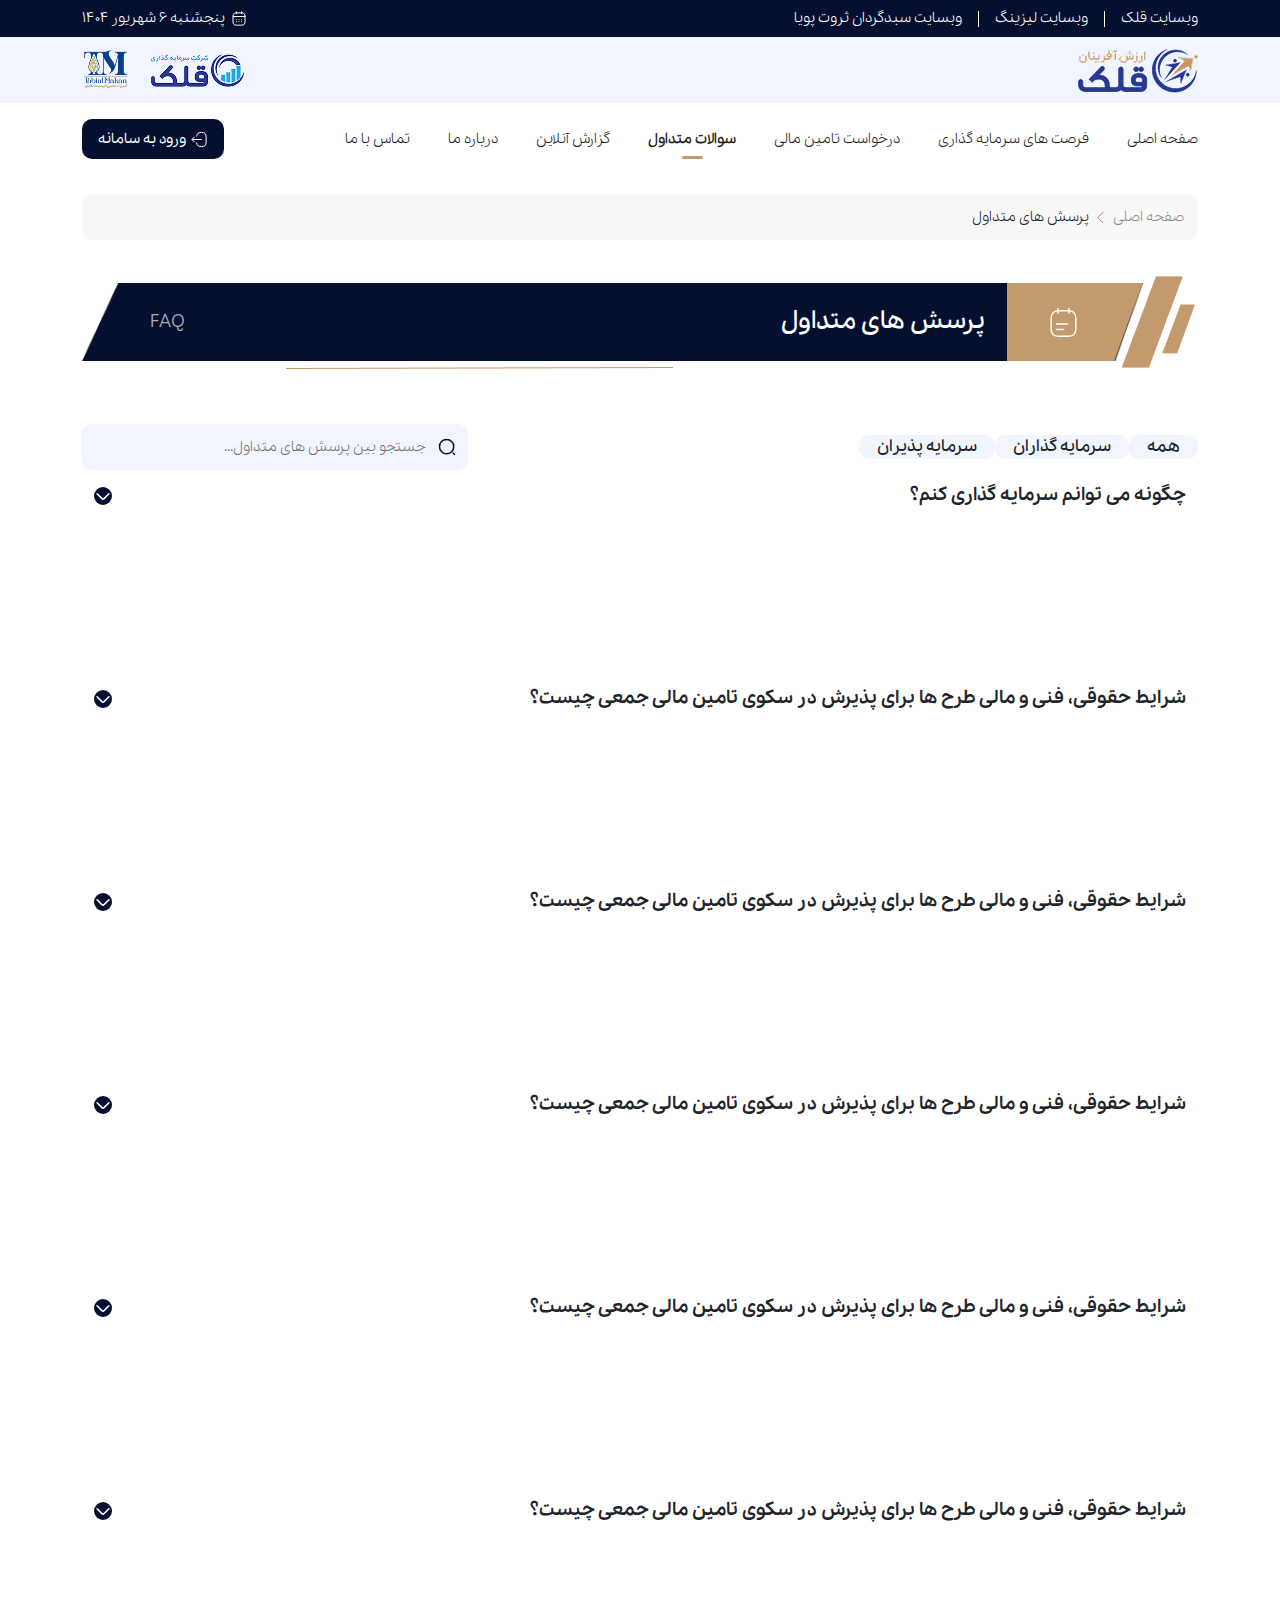
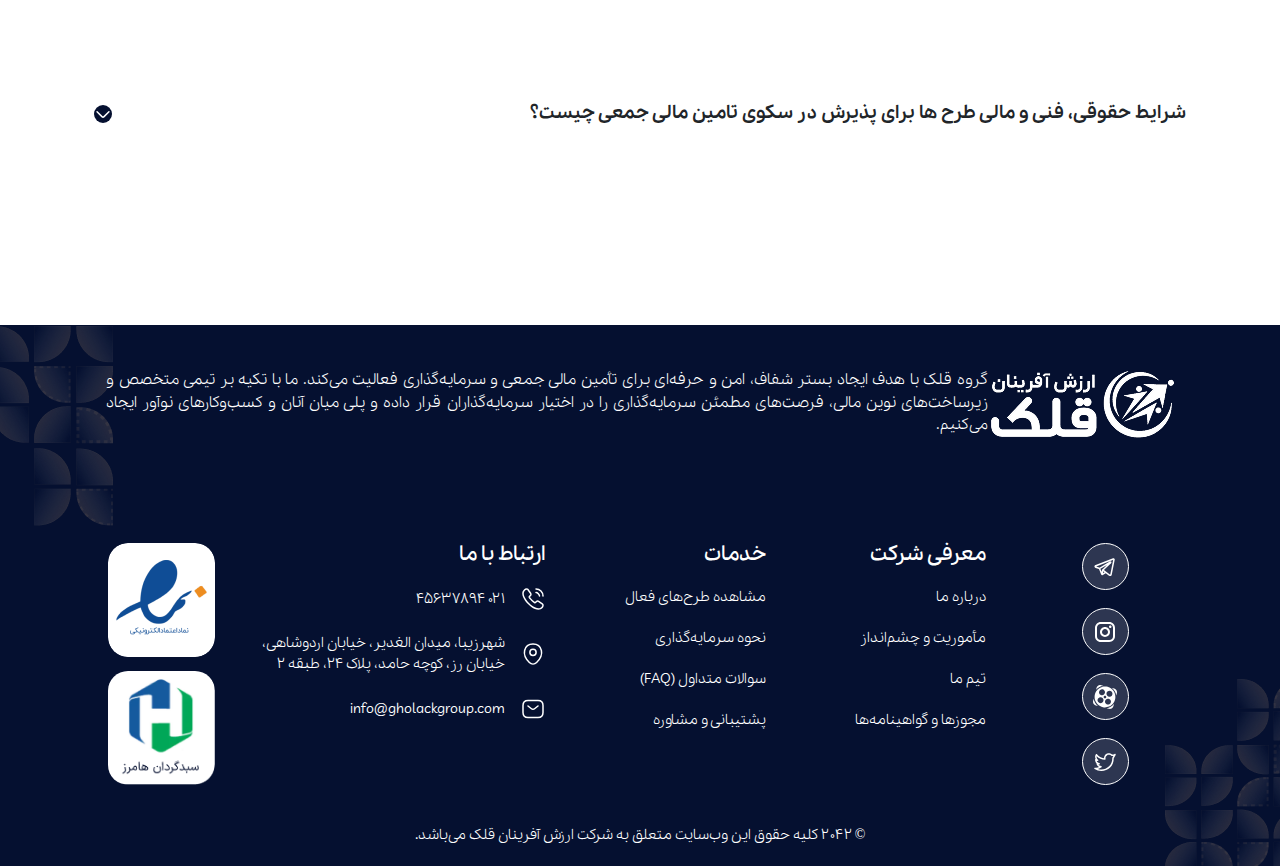
<file: faqs.html>
<!DOCTYPE html>
<html lang="fa" dir="rtl">

<head>
  <meta charset="utf-8">
  <meta name="viewport" content="width=device-width, initial-scale=1, shrink-to-fit=no" />
  <title>پرسش های متداول</title>

  <link rel="stylesheet" href="css/swiper-bundle.min.css" />
  <link rel="stylesheet" href="css/bootstrap.min.css" />
  <link rel="stylesheet" href="css/styles.css" />
</head>

<body>

  <div id="overlay"></div>
  <!-- mobile menu -->
  <div id="mobileMenu" class="p-4 bg-white">
    <a class="d-block"><img alt="logo" src="images/logo3.png"></a>
    <ul class="fs-14 m-0 mt-5 p-0 list-unstyled d-flex flex-column fw-Medium gap-38 gap-xl-18">
      <li>
        <a>صفحه اصلی</a>
      </li>
      <li>
        <a>فرصت های سرمایه گذاری</a>
      </li>
      <li>
        <a>درخواست تامین مالی</a>
      </li>
      <li>
        <a class="active">سوالات متداول</a>
      </li>
      <li>
        <a>گزارش آنلاین</a>
      </li>
      <li>
        <a>درباره ما</a>
      </li>
      <li>
        <a>تماس با ما</a>
      </li>
    </ul>
    <div class="d-flex d-md-none flex-column fw-Medium gap-3 fs-14 mt-3">
      <a class="text-dark textHover1">وبسایت قلک</a>
      <a class="text-dark textHover1">وبسایت لیزینگ</a>
      <a class="text-dark textHover1">وبسایت سبدگردان ثروت پویا</a>
    </div>
  </div>

  <header class="position-relative z-2">
    <div class="bg-darkblue py-2">
      <div class="container">
        <div class="d-flex align-items-center justify-content-between gap-1">
          <div class="d-md-flex d-none align-items-center gap-3 fs-14">
            <a class="text-white textHover1">وبسایت قلک</a>
            <img alt="icon" src="images/icons/Line 1.svg" class="flex-shrink-0">
            <a class="text-white textHover1">وبسایت لیزینگ</a>
            <img alt="icon" src="images/icons/Line 1.svg" class="flex-shrink-0">
            <a class="text-white textHover1">وبسایت سبدگردان ثروت پویا</a>
          </div>
          <div class="d-flex align-items-center gap-6 fs-14 text-white">
            <img alt="icon" src="images/icons/calendar.svg">
            <p class="mb-0">پنجشنبه ۶ شهریور ۱۴۰۴</p>
          </div>
        </div>
      </div>
    </div>
    <div class="bg-sky-2 py-2">
      <div class="container">
        <div class="d-flex align-items-center justify-content-between gap-2">
          <a><img alt="logo" src="images/logo2.png"></a>
          <div class="d-flex align-items-center gap-22">
            <a class="d-none d-sm-block"><img alt="logo" src="images/logo3.png"></a>
            <a><img alt="logo" src="images/Capture 2.png"></a>
          </div>
        </div>
      </div>
    </div>
    <div class="bg-white py-3">
      <div class="container">
        <div class="d-flex align-items-center justify-content-between gap-2">
          <svg id="openMenu" xmlns="http://www.w3.org/2000/svg" width="32" height="32" fill="currentColor"
            class="bi bi-list cursor-pointer d-lg-none text-darkblue" viewBox="0 0 16 16">
            <path fill-rule="evenodd"
              d="M2.5 12a.5.5 0 0 1 .5-.5h10a.5.5 0 0 1 0 1H3a.5.5 0 0 1-.5-.5m0-4a.5.5 0 0 1 .5-.5h10a.5.5 0 0 1 0 1H3a.5.5 0 0 1-.5-.5m0-4a.5.5 0 0 1 .5-.5h10a.5.5 0 0 1 0 1H3a.5.5 0 0 1-.5-.5" />
          </svg>
          <nav class="d-lg-block d-none">
            <ul class="fs-14 fs-xl-12 m-0 p-0 list-unstyled d-flex align-items-center gap-38 gap-xl-18">
              <li>
                <a>صفحه اصلی</a>
              </li>
              <li>
                <a>فرصت های سرمایه گذاری</a>
              </li>
              <li>
                <a>درخواست تامین مالی</a>
              </li>
              <li>
                <a class="active">سوالات متداول</a>
              </li>
              <li>
                <a>گزارش آنلاین</a>
              </li>
              <li>
                <a>درباره ما</a>
              </li>
              <li>
                <a>تماس با ما</a>
              </li>
            </ul>
          </nav>
          <a
            class="w-142 h-40 btnHover1 rounded-10 bg-darkblue d-flex align-items-center justify-content-center gap-1 fw-Medium fs-14 text-white">
            <svg width="18" height="19" viewBox="0 0 18 19" fill="none" xmlns="http://www.w3.org/2000/svg">
              <path
                d="M6.67499 6.17C6.90749 3.47 8.29499 2.3675 11.3325 2.3675H11.43C14.7825 2.3675 16.125 3.71 16.125 7.0625V11.9525C16.125 15.305 14.7825 16.6475 11.43 16.6475H11.3325C8.31749 16.6475 6.92999 15.56 6.68249 12.905"
                stroke="white" stroke-linecap="round" stroke-linejoin="round" />
              <path d="M11.25 9.5H2.715" stroke="white" stroke-linecap="round" stroke-linejoin="round" />
              <path d="M4.3875 6.9875L1.875 9.5L4.3875 12.0125" stroke="white" stroke-linecap="round"
                stroke-linejoin="round" />
              <script xmlns="" />
            </svg>
            <p class="mb-0">ورود به سامانه</p>
          </a>
        </div>
      </div>
    </div>
  </header>

  <main>

    <section class="mb-26 mt-20">
      <div class="container">
        <div class="rounded-10 bg-gray-2 py-12 px-14 d-flex align-items-center gap-1 flex-wrap">
          <a class="fs-14 text-dark opacity-50 textHover1">صفحه اصلی</a>
          <img alt="icon" src="images/icons/arrow-left.svg" class="flex-shrink-0 opacity-50">
          <p class="mb-0 text-dark fs-14">پرسش های متداول</p>
        </div>
      </div>
    </section>

    <section class="mt-43 mt-md-28">
      <div class="container">
        <div class="d-flex align-items-center gap-62 gap-lg-7 mr-lg-0 mr-55 position-relative p-21 p-sm-14">
          <img alt="icon" src="images/Rectangle 119.png"
            class="position-absolute d-none d-lg-block top-21 bottom-0 -right-52">
          <img alt="icon" src="images/Rectangle 116.png"
            class="position-absolute d-none d-lg-block -top-7 bottom-0 -right-40">
          <img alt="icon" src="images/Line 6.png" class="position-absolute d-none d-lg-block -bottom-8 left-204">
          <img alt="icon" src="images/Rectangle 117.png"
            class="position-absolute top-0 bottom-0 end-0 start-0 w-100 h-100">
          <img alt="icon" src="images/Rectangle 118.png"
            class="position-absolute d-none d-lg-block top-0 bottom-0 end-0 h-100">
          <img alt="icon" src="images/icons/note.svg" class="position-relative d-block mr-42 mr-lg-0">
          <p class="mb-0 fs-24 fs-sm-16 fw-semiBold text-white position-relative">پرسش های متداول</p>
          <p class="mb-0 fs-18 fs-sm-14 text-white-66 position-relative me-auto ml-47 ml-sm-0">FAQ</p>
        </div>
      </div>
    </section>

    <section class="mt-63 mt-md-28">
      <div class="container">
        <div class="d-flex align-items-center justify-content-between gap-4 flex-wrap">
          <div class="d-flex align-items-center gap-27 gap-sm-8 flex-wrap" id="portfolio-filter">
            <div data-filter="*" class="rounded-10 py-11 px-18 bg-sky-2 text-gray-2 fw-semiBold cursor-pointer fs-sm-14 tabbutton active">همه</div>
            <div data-filter=".one" class="rounded-10 py-11 px-18 bg-sky-2 text-gray-2 fw-semiBold cursor-pointer fs-sm-14 tabbutton">سرمایه گذاران</div>
            <div data-filter=".two" class="rounded-10 py-11 px-18 bg-sky-2 text-gray-2 fw-semiBold cursor-pointer fs-sm-14 tabbutton">سرمایه پذیران</div>
          </div>
          <form class="rounded-10 bg-sky-2 d-flex align-items-center gap-10 h-46 px-12 max-w-386">
            <img alt="icon" src="images/icons/search-normal.svg" class="flex-shrink-0">
            <input class="bg-transparent w-100 flex-grow-1 border-0 outline-none fs-14" placeholder="جستجو بین پرسش های متداول...">
          </form>
        </div>
        <div class="mt-55 h-auto" id="portfolio-container">
           <div class="one p-12 border-gray-4 rounded-10 accordionBox mb-sm-4 mb-3">
              <div class="d-flex align-items-center justify-content-between gap-2 accordionBtn3 cursor-pointer">
                <p class="mb-0 fs-18 fw-bold fs-sm-14">چگونه می توانم سرمایه گذاری کنم؟</p>
                <div class="w-42 h-42 rounded-10 flex-shrink-0 d-flex align-items-center justify-content-center bg-darkblue">
                  <svg width="18" height="18" viewBox="0 0 18 18" fill="none" xmlns="http://www.w3.org/2000/svg">
<path d="M14.9401 6.74999L10.0501 11.64C9.47256 12.2175 8.52756 12.2175 7.95006 11.64L3.06006 6.74999" stroke="white" stroke-width="1.5" stroke-miterlimit="10" stroke-linecap="round" stroke-linejoin="round"/>
<script xmlns=""/></svg>
                </div>
              </div>
              <div class="accordionContent3">
                <p class="my-3 text-white text-justify fs-sm-12">
                  شما می توانید پس از عضویت و ورود به سکو، با انتخاب دکمه سرمایه گذاری در چند دقیقه در هر طرحی که انتخاب نموده اید سرمایه گذاری نمایید. روش کار به این صورت است که با انتخاب طرح و کلیک دکمه سرمایه گذاری، شما باید قرارداد مربوطه و بیانیه ریسک را با دقت مطالعه و تایید نمایید. هم افرین این امکان را به شما می دهد که اسناد را به صورت الکترونیکی امضا نموده و سپس مبلغ مورد نظر خود را برای سرمایه گذاری را معین نمایید و با اتصال به درگاه بانک جهت واریز وجوه به حساب طرح مورد نظر اقدام نمایید.
                </p>
              </div>
           </div>
           <div class="two p-12 border-gray-4 rounded-10 accordionBox mb-sm-4 mb-3">
              <div class="d-flex align-items-center justify-content-between gap-2 accordionBtn3 cursor-pointer">
                <p class="mb-0 fs-18 fw-bold fs-sm-14">شرایط حقوقی، فنی و مالی طرح ها برای پذیرش در سکوی تامین مالی جمعی  چیست؟</p>
                <div class="w-42 h-42 rounded-10 flex-shrink-0 d-flex align-items-center justify-content-center bg-darkblue">
                  <svg width="18" height="18" viewBox="0 0 18 18" fill="none" xmlns="http://www.w3.org/2000/svg">
<path d="M14.9401 6.74999L10.0501 11.64C9.47256 12.2175 8.52756 12.2175 7.95006 11.64L3.06006 6.74999" stroke="white" stroke-width="1.5" stroke-miterlimit="10" stroke-linecap="round" stroke-linejoin="round"/>
<script xmlns=""/></svg>
                </div>
              </div>
              <div class="accordionContent3">
                <p class="my-3 text-white text-justify fs-sm-12">
                  شما می توانید پس از عضویت و ورود به سکو، با انتخاب دکمه سرمایه گذاری در چند دقیقه در هر طرحی که انتخاب نموده اید سرمایه گذاری نمایید. روش کار به این صورت است که با انتخاب طرح و کلیک دکمه سرمایه گذاری، شما باید قرارداد مربوطه و بیانیه ریسک را با دقت مطالعه و تایید نمایید. هم افرین این امکان را به شما می دهد که اسناد را به صورت الکترونیکی امضا نموده و سپس مبلغ مورد نظر خود را برای سرمایه گذاری را معین نمایید و با اتصال به درگاه بانک جهت واریز وجوه به حساب طرح مورد نظر اقدام نمایید.
                </p>
              </div>
           </div>
           <div class="two p-12 border-gray-4 rounded-10 accordionBox mb-sm-4 mb-3">
              <div class="d-flex align-items-center justify-content-between gap-2 accordionBtn3 cursor-pointer">
                <p class="mb-0 fs-18 fw-bold fs-sm-14">شرایط حقوقی، فنی و مالی طرح ها برای پذیرش در سکوی تامین مالی جمعی  چیست؟</p>
                <div class="w-42 h-42 rounded-10 flex-shrink-0 d-flex align-items-center justify-content-center bg-darkblue">
                  <svg width="18" height="18" viewBox="0 0 18 18" fill="none" xmlns="http://www.w3.org/2000/svg">
<path d="M14.9401 6.74999L10.0501 11.64C9.47256 12.2175 8.52756 12.2175 7.95006 11.64L3.06006 6.74999" stroke="white" stroke-width="1.5" stroke-miterlimit="10" stroke-linecap="round" stroke-linejoin="round"/>
<script xmlns=""/></svg>
                </div>
              </div>
              <div class="accordionContent3">
                <p class="my-3 text-white text-justify fs-sm-12">
                  شما می توانید پس از عضویت و ورود به سکو، با انتخاب دکمه سرمایه گذاری در چند دقیقه در هر طرحی که انتخاب نموده اید سرمایه گذاری نمایید. روش کار به این صورت است که با انتخاب طرح و کلیک دکمه سرمایه گذاری، شما باید قرارداد مربوطه و بیانیه ریسک را با دقت مطالعه و تایید نمایید. هم افرین این امکان را به شما می دهد که اسناد را به صورت الکترونیکی امضا نموده و سپس مبلغ مورد نظر خود را برای سرمایه گذاری را معین نمایید و با اتصال به درگاه بانک جهت واریز وجوه به حساب طرح مورد نظر اقدام نمایید.
                </p>
              </div>
           </div>
           <div class="two p-12 border-gray-4 rounded-10 accordionBox mb-sm-4 mb-3">
              <div class="d-flex align-items-center justify-content-between gap-2 accordionBtn3 cursor-pointer">
                <p class="mb-0 fs-18 fw-bold fs-sm-14">شرایط حقوقی، فنی و مالی طرح ها برای پذیرش در سکوی تامین مالی جمعی  چیست؟</p>
                <div class="w-42 h-42 rounded-10 flex-shrink-0 d-flex align-items-center justify-content-center bg-darkblue">
                  <svg width="18" height="18" viewBox="0 0 18 18" fill="none" xmlns="http://www.w3.org/2000/svg">
<path d="M14.9401 6.74999L10.0501 11.64C9.47256 12.2175 8.52756 12.2175 7.95006 11.64L3.06006 6.74999" stroke="white" stroke-width="1.5" stroke-miterlimit="10" stroke-linecap="round" stroke-linejoin="round"/>
<script xmlns=""/></svg>
                </div>
              </div>
              <div class="accordionContent3">
                <p class="my-3 text-white text-justify fs-sm-12">
                  شما می توانید پس از عضویت و ورود به سکو، با انتخاب دکمه سرمایه گذاری در چند دقیقه در هر طرحی که انتخاب نموده اید سرمایه گذاری نمایید. روش کار به این صورت است که با انتخاب طرح و کلیک دکمه سرمایه گذاری، شما باید قرارداد مربوطه و بیانیه ریسک را با دقت مطالعه و تایید نمایید. هم افرین این امکان را به شما می دهد که اسناد را به صورت الکترونیکی امضا نموده و سپس مبلغ مورد نظر خود را برای سرمایه گذاری را معین نمایید و با اتصال به درگاه بانک جهت واریز وجوه به حساب طرح مورد نظر اقدام نمایید.
                </p>
              </div>
           </div>
           <div class="two p-12 border-gray-4 rounded-10 accordionBox mb-sm-4 mb-3">
              <div class="d-flex align-items-center justify-content-between gap-2 accordionBtn3 cursor-pointer">
                <p class="mb-0 fs-18 fw-bold fs-sm-14">شرایط حقوقی، فنی و مالی طرح ها برای پذیرش در سکوی تامین مالی جمعی  چیست؟</p>
                <div class="w-42 h-42 rounded-10 flex-shrink-0 d-flex align-items-center justify-content-center bg-darkblue">
                  <svg width="18" height="18" viewBox="0 0 18 18" fill="none" xmlns="http://www.w3.org/2000/svg">
<path d="M14.9401 6.74999L10.0501 11.64C9.47256 12.2175 8.52756 12.2175 7.95006 11.64L3.06006 6.74999" stroke="white" stroke-width="1.5" stroke-miterlimit="10" stroke-linecap="round" stroke-linejoin="round"/>
<script xmlns=""/></svg>
                </div>
              </div>
              <div class="accordionContent3">
                <p class="my-3 text-white text-justify fs-sm-12">
                  شما می توانید پس از عضویت و ورود به سکو، با انتخاب دکمه سرمایه گذاری در چند دقیقه در هر طرحی که انتخاب نموده اید سرمایه گذاری نمایید. روش کار به این صورت است که با انتخاب طرح و کلیک دکمه سرمایه گذاری، شما باید قرارداد مربوطه و بیانیه ریسک را با دقت مطالعه و تایید نمایید. هم افرین این امکان را به شما می دهد که اسناد را به صورت الکترونیکی امضا نموده و سپس مبلغ مورد نظر خود را برای سرمایه گذاری را معین نمایید و با اتصال به درگاه بانک جهت واریز وجوه به حساب طرح مورد نظر اقدام نمایید.
                </p>
              </div>
           </div>
           <div class="one p-12 border-gray-4 rounded-10 accordionBox mb-sm-4 mb-3">
              <div class="d-flex align-items-center justify-content-between gap-2 accordionBtn3 cursor-pointer">
                <p class="mb-0 fs-18 fw-bold fs-sm-14">شرایط حقوقی، فنی و مالی طرح ها برای پذیرش در سکوی تامین مالی جمعی  چیست؟</p>
                <div class="w-42 h-42 rounded-10 flex-shrink-0 d-flex align-items-center justify-content-center bg-darkblue">
                  <svg width="18" height="18" viewBox="0 0 18 18" fill="none" xmlns="http://www.w3.org/2000/svg">
<path d="M14.9401 6.74999L10.0501 11.64C9.47256 12.2175 8.52756 12.2175 7.95006 11.64L3.06006 6.74999" stroke="white" stroke-width="1.5" stroke-miterlimit="10" stroke-linecap="round" stroke-linejoin="round"/>
<script xmlns=""/></svg>
                </div>
              </div>
              <div class="accordionContent3">
                <p class="my-3 text-white text-justify fs-sm-12">
                  شما می توانید پس از عضویت و ورود به سکو، با انتخاب دکمه سرمایه گذاری در چند دقیقه در هر طرحی که انتخاب نموده اید سرمایه گذاری نمایید. روش کار به این صورت است که با انتخاب طرح و کلیک دکمه سرمایه گذاری، شما باید قرارداد مربوطه و بیانیه ریسک را با دقت مطالعه و تایید نمایید. هم افرین این امکان را به شما می دهد که اسناد را به صورت الکترونیکی امضا نموده و سپس مبلغ مورد نظر خود را برای سرمایه گذاری را معین نمایید و با اتصال به درگاه بانک جهت واریز وجوه به حساب طرح مورد نظر اقدام نمایید.
                </p>
              </div>
           </div>
           <div class="one p-12 border-gray-4 rounded-10 accordionBox mb-sm-4 mb-3">
              <div class="d-flex align-items-center justify-content-between gap-2 accordionBtn3 cursor-pointer">
                <p class="mb-0 fs-18 fw-bold fs-sm-14">شرایط حقوقی، فنی و مالی طرح ها برای پذیرش در سکوی تامین مالی جمعی  چیست؟</p>
                <div class="w-42 h-42 rounded-10 flex-shrink-0 d-flex align-items-center justify-content-center bg-darkblue">
                  <svg width="18" height="18" viewBox="0 0 18 18" fill="none" xmlns="http://www.w3.org/2000/svg">
<path d="M14.9401 6.74999L10.0501 11.64C9.47256 12.2175 8.52756 12.2175 7.95006 11.64L3.06006 6.74999" stroke="white" stroke-width="1.5" stroke-miterlimit="10" stroke-linecap="round" stroke-linejoin="round"/>
<script xmlns=""/></svg>
                </div>
              </div>
              <div class="accordionContent3">
                <p class="my-3 text-white text-justify fs-sm-12">
                  شما می توانید پس از عضویت و ورود به سکو، با انتخاب دکمه سرمایه گذاری در چند دقیقه در هر طرحی که انتخاب نموده اید سرمایه گذاری نمایید. روش کار به این صورت است که با انتخاب طرح و کلیک دکمه سرمایه گذاری، شما باید قرارداد مربوطه و بیانیه ریسک را با دقت مطالعه و تایید نمایید. هم افرین این امکان را به شما می دهد که اسناد را به صورت الکترونیکی امضا نموده و سپس مبلغ مورد نظر خود را برای سرمایه گذاری را معین نمایید و با اتصال به درگاه بانک جهت واریز وجوه به حساب طرح مورد نظر اقدام نمایید.
                </p>
              </div>
           </div>
        </div>
      </div>
    </section>

  </main>


  <footer class="mt-58 pt-40 pb-20 bg-darkblue position-relative">
    <img alt="img" src="images/Group 55.png" class="position-absolute top-0 start-0">
    <img alt="img" src="images/Group 60.png" class="position-absolute bottom-0 end-0">
    <div class="container position-relative">
      <div class="row g-5 mx-0 align-items-center">
        <div class="col-xl-2">
          <a><img alt="logo" src="images/logo.png"></a>
        </div>
        <div class="col-xl-10">
          <p class="mb-0 text-white fs-15 text-justify">
            گروه قلک با هدف ایجاد بستر شفاف، امن و حرفه‌ای برای تأمین مالی جمعی و سرمایه‌گذاری فعالیت می‌کند. ما با تکیه
            بر تیمی متخصص و زیرساخت‌های نوین مالی، فرصت‌های مطمئن سرمایه‌گذاری را در اختیار سرمایه‌گذاران قرار داده و
            پلی میان آنان و کسب‌وکارهای نوآور ایجاد می‌کنیم.
          </p>
        </div>
      </div>
      <div class="row g-5 mx-0 mt-54 mt-sm-00">
        <div class="col-lg-2 d-flex d-lg-block">
          <a
            class="w-47 h-47 mx-auto btnHover1 mb-18 rounded-circle border border-white d-flex align-items-center justify-content-center bg-white-16">
            <svg width="24" height="24" viewBox="0 0 24 24" fill="none" xmlns="http://www.w3.org/2000/svg">
              <path fill-rule="evenodd" clip-rule="evenodd"
                d="M5.78795 14.02C5.8312 14.0333 5.8753 14.0437 5.91995 14.051C6.20287 14.7176 6.4842 15.385 6.76395 16.053C7.26695 17.255 7.77395 18.493 7.88495 18.849C8.02395 19.287 8.16995 19.585 8.32995 19.789C8.41295 19.893 8.50795 19.985 8.61995 20.055C8.67876 20.0906 8.74109 20.1201 8.80595 20.143C9.12595 20.263 9.41795 20.213 9.60095 20.152C9.70839 20.1155 9.8106 20.065 9.90495 20.002L9.90995 20L12.7359 18.238L16.0009 20.74C16.0489 20.7767 16.1009 20.8077 16.1569 20.833C16.5489 21.003 16.9289 21.063 17.2869 21.015C17.643 20.965 17.9259 20.816 18.1369 20.647C18.379 20.4515 18.5721 20.2022 18.7009 19.919L18.7099 19.897L18.7129 19.889L18.7149 19.885V19.883L18.7159 19.882C18.7323 19.8386 18.7457 19.7942 18.7559 19.749L21.7359 4.72399C21.7442 4.67573 21.7489 4.62693 21.7499 4.57799C21.7499 4.13799 21.5839 3.71899 21.1949 3.46599C20.8609 3.24899 20.4899 3.23899 20.2549 3.25699C20.0029 3.27699 19.7689 3.33899 19.6119 3.38899C19.5242 3.41731 19.4375 3.44867 19.3519 3.48299L19.3409 3.48799L2.62695 10.044L2.62495 10.045C2.56827 10.0655 2.51255 10.0885 2.45795 10.114C2.32536 10.1735 2.19821 10.2444 2.07795 10.326C1.85095 10.481 1.32795 10.907 1.41695 11.611C1.48695 12.171 1.87095 12.516 2.10595 12.682C2.23395 12.773 2.35595 12.838 2.44595 12.881C2.48595 12.901 2.57195 12.935 2.60895 12.951L2.61895 12.954L5.78795 14.02ZM19.9259 4.86799H19.9239L19.8979 4.87899L3.16395 11.444L3.13795 11.454L3.12795 11.457C3.09731 11.4688 3.06727 11.4822 3.03795 11.497C3.06591 11.5127 3.09461 11.527 3.12395 11.54L6.26595 12.598C6.32142 12.6185 6.37497 12.644 6.42595 12.674L16.8029 6.59899L16.8129 6.59399C16.8535 6.56986 16.8948 6.54718 16.9369 6.52599C17.0089 6.48899 17.1239 6.43499 17.2539 6.39499C17.3439 6.36699 17.6109 6.28799 17.8989 6.38099C18.0519 6.42872 18.1883 6.51873 18.2924 6.64064C18.3964 6.76255 18.4639 6.91139 18.4869 7.06999C18.5242 7.20874 18.5252 7.35472 18.4899 7.49399C18.4199 7.76899 18.2279 7.98299 18.0529 8.14699C17.9029 8.28699 15.9569 10.163 14.0379 12.015L11.4249 14.535L10.9599 14.985L16.8319 19.487C16.9112 19.5201 16.9973 19.5338 17.0829 19.527C17.1261 19.5211 17.1667 19.503 17.1999 19.475C17.2404 19.4407 17.2752 19.4002 17.3029 19.355L17.3049 19.354L20.1949 4.78099C20.104 4.80337 20.0148 4.83211 19.9279 4.86699L19.9259 4.86799ZM11.4649 17.262L10.2929 16.364L10.0089 18.169L11.4649 17.262ZM9.21795 14.582L10.3829 13.457L12.9959 10.935L13.9689 9.99699L7.44895 13.814L7.48395 13.896C7.89516 14.8674 8.30183 15.8408 8.70395 16.816L8.98695 15.016C9.01278 14.8491 9.09418 14.6968 9.21795 14.582Z"
                fill="white" />
              <script xmlns="" />
            </svg>
          </a>
          <a
            class="w-47 h-47 mx-auto btnHover1 mb-18 rounded-circle border border-white d-flex align-items-center justify-content-center bg-white-16">
            <svg width="24" height="24" viewBox="0 0 24 24" fill="none" xmlns="http://www.w3.org/2000/svg">
              <path
                d="M7.8 2H16.2C19.4 2 22 4.6 22 7.8V16.2C22 17.7383 21.3889 19.2135 20.3012 20.3012C19.2135 21.3889 17.7383 22 16.2 22H7.8C4.6 22 2 19.4 2 16.2V7.8C2 6.26174 2.61107 4.78649 3.69878 3.69878C4.78649 2.61107 6.26174 2 7.8 2ZM7.6 4C6.64522 4 5.72955 4.37928 5.05442 5.05442C4.37928 5.72955 4 6.64522 4 7.6V16.4C4 18.39 5.61 20 7.6 20H16.4C17.3548 20 18.2705 19.6207 18.9456 18.9456C19.6207 18.2705 20 17.3548 20 16.4V7.6C20 5.61 18.39 4 16.4 4H7.6ZM17.25 5.5C17.5815 5.5 17.8995 5.6317 18.1339 5.86612C18.3683 6.10054 18.5 6.41848 18.5 6.75C18.5 7.08152 18.3683 7.39946 18.1339 7.63388C17.8995 7.8683 17.5815 8 17.25 8C16.9185 8 16.6005 7.8683 16.3661 7.63388C16.1317 7.39946 16 7.08152 16 6.75C16 6.41848 16.1317 6.10054 16.3661 5.86612C16.6005 5.6317 16.9185 5.5 17.25 5.5ZM12 7C13.3261 7 14.5979 7.52678 15.5355 8.46447C16.4732 9.40215 17 10.6739 17 12C17 13.3261 16.4732 14.5979 15.5355 15.5355C14.5979 16.4732 13.3261 17 12 17C10.6739 17 9.40215 16.4732 8.46447 15.5355C7.52678 14.5979 7 13.3261 7 12C7 10.6739 7.52678 9.40215 8.46447 8.46447C9.40215 7.52678 10.6739 7 12 7ZM12 9C11.2044 9 10.4413 9.31607 9.87868 9.87868C9.31607 10.4413 9 11.2044 9 12C9 12.7956 9.31607 13.5587 9.87868 14.1213C10.4413 14.6839 11.2044 15 12 15C12.7956 15 13.5587 14.6839 14.1213 14.1213C14.6839 13.5587 15 12.7956 15 12C15 11.2044 14.6839 10.4413 14.1213 9.87868C13.5587 9.31607 12.7956 9 12 9Z"
                fill="white" />
              <script xmlns="" />
            </svg>
          </a>
          <a
            class="w-47 h-47 mx-auto btnHover1 mb-18 rounded-circle border border-white d-flex align-items-center justify-content-center bg-white-16">
            <svg width="24" height="24" viewBox="0 0 24 24" fill="none" xmlns="http://www.w3.org/2000/svg">
              <g clip-path="url(#clip0_439_683)">
                <path
                  d="M12.001 1.59392C2.73098 1.59092 -1.91202 12.7969 4.64098 19.3519C6.09575 20.8071 7.94938 21.7981 9.96743 22.1998C11.9855 22.6014 14.0773 22.3955 15.9784 21.6082C17.8794 20.821 19.5043 19.4876 20.6475 17.7768C21.7908 16.066 22.401 14.0545 22.401 11.9969C22.401 6.25292 17.746 1.59592 12.001 1.59392ZM6.10998 6.78292C6.61098 4.18492 10.003 3.48892 11.486 5.67992C12.969 7.87092 11.064 10.7619 8.46598 10.2619C8.08278 10.1883 7.71785 10.0399 7.39203 9.8252C7.06621 9.61049 6.78589 9.33369 6.5671 9.0106C6.3483 8.68752 6.19531 8.32448 6.11688 7.94224C6.03845 7.56001 6.0361 7.16606 6.10998 6.78292ZM10.432 15.7709C9.92798 18.3679 6.53598 19.0589 5.05498 16.8669C3.57398 14.6749 5.48198 11.7869 8.07998 12.2879C8.46322 12.362 8.82811 12.5108 9.15378 12.726C9.47945 12.9412 9.75951 13.2184 9.97795 13.5419C10.1964 13.8654 10.3489 14.2287 10.4268 14.6112C10.5047 14.9937 10.5065 15.3878 10.432 15.7709ZM11.692 13.3659C10.54 13.1429 10.23 11.6389 11.201 10.9789C12.171 10.3189 13.457 11.1589 13.241 12.3129C13.2089 12.4839 13.1434 12.6469 13.0482 12.7925C12.9529 12.9381 12.8298 13.0635 12.686 13.1613C12.5421 13.2592 12.3803 13.3277 12.2099 13.3628C12.0395 13.3979 11.8628 13.3989 11.692 13.3659ZM17.891 17.2039C17.39 19.8019 13.998 20.4969 12.515 18.3069C11.032 16.1169 12.936 13.2249 15.535 13.7239C15.9183 13.7975 16.2833 13.946 16.6092 14.1607C16.9351 14.3755 17.2155 14.6524 17.4343 14.9756C17.6531 15.2988 17.806 15.6619 17.8844 16.0443C17.9628 16.4267 17.965 16.8207 17.891 17.2039ZM15.924 11.7019C13.326 11.2009 12.631 7.80592 14.822 6.32192C17.013 4.83792 19.903 6.74392 19.404 9.34192C19.3308 9.72557 19.1827 10.091 18.9682 10.4174C18.7536 10.7437 18.4767 11.0245 18.1535 11.2438C17.8303 11.463 17.4669 11.6163 17.0844 11.6949C16.7018 11.7735 16.3075 11.7759 15.924 11.7019ZM13.59 23.2639L15.854 23.8739C16.806 24.1265 17.8193 23.9907 18.6712 23.4964C19.5231 23.0021 20.1439 22.1898 20.397 21.2379L21.037 18.8359C19.2354 21.2363 16.5584 22.8278 13.589 23.2639M21.232 3.59892L18.869 2.96992C20.063 3.88862 21.0627 5.03525 21.8101 6.34331C22.5575 7.65137 23.0378 9.09481 23.223 10.5899L23.873 8.13092C24.1218 7.17979 23.9834 6.16883 23.4882 5.31953C22.9929 4.47024 22.1813 3.85187 21.231 3.59992M0.67198 13.8089L0.13098 15.8489C-0.121622 16.8009 0.0141536 17.8142 0.508458 18.6661C1.00276 19.518 1.81513 20.1388 2.76698 20.3919L4.87398 20.9539C2.62452 19.1854 1.12487 16.6343 0.67198 13.8089ZM10.357 0.701917L8.14998 0.125917C7.67827 0.000260472 7.18642 -0.0311959 6.70254 0.0333455C6.21866 0.097887 5.75225 0.257161 5.32997 0.502062C4.90768 0.746963 4.5378 1.07269 4.24148 1.46062C3.94515 1.84855 3.72818 2.29108 3.60298 2.76292L3.05198 4.84492C4.86997 2.58287 7.48247 1.10083 10.357 0.701917Z"
                  fill="white" />
              </g>
              <defs>
                <clipPath id="clip0_439_683">
                  <rect width="24" height="24" fill="white" />
                </clipPath>
              </defs>
              <script xmlns="" />
            </svg>
          </a>
          <a
            class="w-47 h-47 mx-auto btnHover1 rounded-circle border border-white d-flex align-items-center justify-content-center bg-white-16">
            <svg width="24" height="24" viewBox="0 0 24 24" fill="none" xmlns="http://www.w3.org/2000/svg">
              <path fill-rule="evenodd" clip-rule="evenodd"
                d="M15.022 3.34297C15.53 3.25597 16.099 3.22697 16.635 3.31797C17.5898 3.47924 18.4744 3.9226 19.175 4.59097C19.631 4.60097 20.08 4.51097 20.477 4.38297C20.8606 4.25752 21.2289 4.08947 21.575 3.88197L21.584 3.87597C21.728 3.78002 21.9008 3.73682 22.073 3.75369C22.2452 3.77055 22.4063 3.84645 22.5289 3.96851C22.6516 4.09057 22.7282 4.25129 22.7459 4.42342C22.7636 4.59555 22.7213 4.76851 22.626 4.91297C22.419 5.22797 22.13 5.78997 21.807 6.41997L21.652 6.72097C21.467 7.08097 21.277 7.44497 21.1 7.75697C20.989 7.95297 20.87 8.15197 20.75 8.32397V8.59797C20.7623 10.2366 20.4481 11.8613 19.8258 13.3772C19.2034 14.8931 18.2854 16.2699 17.1252 17.4271C15.965 18.5844 14.586 19.499 13.0685 20.1176C11.5511 20.7362 9.92561 21.0463 8.28701 21.03C5.91229 21.0333 3.58739 20.3491 1.59301 19.06C1.44984 18.968 1.3422 18.83 1.28779 18.6688C1.23337 18.5076 1.23541 18.3326 1.29357 18.1727C1.35172 18.0127 1.46254 17.8773 1.60782 17.7887C1.75309 17.7001 1.92419 17.6635 2.09301 17.685C2.39301 17.7216 2.69468 17.74 2.99801 17.74C4.07864 17.736 5.14566 17.4986 6.12601 17.044C5.51191 16.7646 4.9627 16.3604 4.51335 15.8572C4.06399 15.3539 3.72434 14.7627 3.51601 14.121C3.47631 13.9981 3.46898 13.8672 3.49474 13.7407C3.52049 13.6142 3.57845 13.4965 3.66301 13.399L3.67301 13.389C3.16562 12.9368 2.75894 12.3829 2.47934 11.7635C2.19974 11.144 2.05347 10.4726 2.05001 9.79297V9.73997C2.04994 9.57532 2.10404 9.41522 2.20398 9.28438C2.30392 9.15354 2.44414 9.05921 2.60301 9.01597C2.26454 8.34061 2.08885 7.5954 2.09001 6.83997C2.08944 5.98314 2.31356 5.14114 2.74001 4.39797C2.8006 4.29247 2.88594 4.20329 2.98867 4.13813C3.09141 4.07297 3.20845 4.03378 3.32971 4.02394C3.45097 4.01409 3.5728 4.0339 3.6847 4.08164C3.7966 4.12938 3.8952 4.20362 3.97201 4.29797C5.72186 6.45211 8.22752 7.85766 10.978 8.22797C10.9541 7.32815 11.1811 6.43944 11.6336 5.6613C12.0861 4.88316 12.7462 4.24629 13.54 3.82197C13.942 3.60797 14.474 3.43697 15.022 3.34297ZM3.74201 10.891C3.9362 11.4375 4.26895 11.9242 4.7077 12.3036C5.14645 12.6829 5.67617 12.9418 6.24501 13.055C6.4089 13.0876 6.55719 13.1741 6.66635 13.3006C6.77551 13.4271 6.83928 13.5865 6.84755 13.7534C6.85582 13.9203 6.80812 14.0852 6.712 14.2219C6.61588 14.3586 6.47687 14.4593 6.31701 14.508C6.04434 14.5906 5.76634 14.6483 5.48301 14.681C5.79035 15.0772 6.18249 15.3996 6.63065 15.6245C7.07882 15.8495 7.57165 15.9713 8.07301 15.981C8.22766 15.9839 8.37764 16.0345 8.50238 16.126C8.62712 16.2175 8.72052 16.3453 8.7698 16.4919C8.81908 16.6385 8.82181 16.7968 8.77763 16.945C8.73345 17.0933 8.64451 17.2242 8.52301 17.32C7.47973 18.1396 6.26815 18.7184 4.97501 19.015C6.0458 19.358 7.1636 19.5318 8.28801 19.53H8.29701C9.73703 19.545 11.1656 19.273 12.4993 18.7298C13.833 18.1865 15.0451 17.383 16.0648 16.3661C17.0845 15.3492 17.8914 14.1393 18.4383 12.8071C18.9852 11.4749 19.2611 10.047 19.25 8.60697V8.07197C19.2499 7.88986 19.316 7.71391 19.436 7.57697C19.506 7.49797 19.626 7.31597 19.796 7.01697C19.956 6.73497 20.134 6.39497 20.319 6.03597L20.352 5.96997C19.8296 6.08738 19.2918 6.12013 18.759 6.06697C18.5789 6.04734 18.4119 5.96315 18.289 5.82997C17.7861 5.28465 17.1164 4.92167 16.385 4.79797C16.0161 4.74542 15.6411 4.75387 15.275 4.82297C14.9181 4.87845 14.5715 4.98734 14.247 5.14597C13.5927 5.49557 13.0729 6.05249 12.7692 6.72936C12.4655 7.40623 12.3951 8.16476 12.569 8.88597C12.5964 8.99937 12.5969 9.1176 12.5706 9.23125C12.5442 9.3449 12.4918 9.45085 12.4173 9.54065C12.3428 9.63046 12.2484 9.70165 12.1416 9.74858C12.0348 9.79551 11.9185 9.81687 11.802 9.81097C8.72982 9.65461 5.82542 8.36191 3.65301 6.18397C3.61075 6.40041 3.58965 6.62044 3.59001 6.84097V6.84297C3.58889 7.39371 3.72397 7.93619 3.98324 8.4221C4.2425 8.908 4.6179 9.32225 5.07601 9.62797C5.21054 9.71851 5.31209 9.85022 5.36546 10.0033C5.41883 10.1565 5.42113 10.3228 5.37201 10.4773C5.3229 10.6319 5.22503 10.7663 5.09305 10.8605C4.96108 10.9548 4.80213 11.0037 4.64001 11C4.3383 10.9905 4.03808 10.9536 3.74301 10.89"
                fill="white" />
              <script xmlns="" />
            </svg>
          </a>
        </div>
        <div class="col-lg-10">
          <div class="row g-1 mx-0">
            <div class="col-lg-3">
              <h5 class="text-white fw-semiBold mb-20">معرفی شرکت</h5>
              <ul class="list-unstyled m-0 p-0 fs-14">
                <li><a class="text-white d-block mb-20 textHover1">درباره ما</a></li>
                <li><a class="text-white d-block mb-20 textHover1">مأموریت و چشم‌انداز</a></li>
                <li><a class="text-white d-block mb-20 textHover1">تیم ما</a></li>
                <li><a class="text-white d-block mb-20 textHover1">مجوزها و گواهینامه‌ها</a></li>
              </ul>
            </div>
            <div class="col-lg-3">
              <h5 class="text-white fw-semiBold mb-20">خدمات</h5>
              <ul class="list-unstyled m-0 p-0 fs-14">
                <li><a class="text-white d-block mb-20 textHover1">مشاهده طرح‌های فعال</a></li>
                <li><a class="text-white d-block mb-20 textHover1">نحوه سرمایه‌گذاری</a></li>
                <li><a class="text-white d-block mb-20 textHover1">سوالات متداول (FAQ)</a></li>
                <li><a class="text-white d-block mb-20 textHover1">پشتیبانی و مشاوره</a></li>
              </ul>
            </div>
            <div class="col-lg-4">
              <h5 class="text-white fw-semiBold mb-20"> ارتباط با ما</h5>
              <div class="fs-14">
                <a class="text-white d-flex align-items-center gap-3 mb-22">
                  <svg class="flex-shrink-0" width="24" height="24" viewBox="0 0 24 24" fill="none"
                    xmlns="http://www.w3.org/2000/svg">
                    <path
                      d="M21.97 18.33C21.97 18.69 21.89 19.06 21.72 19.42C21.55 19.78 21.33 20.12 21.04 20.44C20.55 20.98 20.01 21.37 19.4 21.62C18.8 21.87 18.15 22 17.45 22C16.43 22 15.34 21.76 14.19 21.27C13.04 20.78 11.89 20.12 10.75 19.29C9.6 18.45 8.51 17.52 7.47 16.49C6.44 15.45 5.51 14.36 4.68 13.22C3.86 12.08 3.2 10.94 2.72 9.81C2.24 8.67 2 7.58 2 6.54C2 5.86 2.12 5.21 2.36 4.61C2.6 4 2.98 3.44 3.51 2.94C4.15 2.31 4.85 2 5.59 2C5.87 2 6.15 2.06 6.4 2.18C6.66 2.3 6.89 2.48 7.07 2.74L9.39 6.01C9.57 6.26 9.7 6.49 9.79 6.71C9.88 6.92 9.93 7.13 9.93 7.32C9.93 7.56 9.86 7.8 9.72 8.03C9.59 8.26 9.4 8.5 9.16 8.74L8.4 9.53C8.29 9.64 8.24 9.77 8.24 9.93C8.24 10.01 8.25 10.08 8.27 10.16C8.3 10.24 8.33 10.3 8.35 10.36C8.53 10.69 8.84 11.12 9.28 11.64C9.73 12.16 10.21 12.69 10.73 13.22C11.27 13.75 11.79 14.24 12.32 14.69C12.84 15.13 13.27 15.43 13.61 15.61C13.66 15.63 13.72 15.66 13.79 15.69C13.87 15.72 13.95 15.73 14.04 15.73C14.21 15.73 14.34 15.67 14.45 15.56L15.21 14.81C15.46 14.56 15.7 14.37 15.93 14.25C16.16 14.11 16.39 14.04 16.64 14.04C16.83 14.04 17.03 14.08 17.25 14.17C17.47 14.26 17.7 14.39 17.95 14.56L21.26 16.91C21.52 17.09 21.7 17.3 21.81 17.55C21.91 17.8 21.97 18.05 21.97 18.33Z"
                      stroke="white" stroke-width="1.5" stroke-miterlimit="10" />
                    <path d="M18.5 9C18.5 8.4 18.03 7.48 17.33 6.73C16.69 6.04 15.84 5.5 15 5.5" stroke="white"
                      stroke-width="1.5" stroke-linecap="round" stroke-linejoin="round" />
                    <path d="M22 9C22 5.13 18.87 2 15 2" stroke="white" stroke-width="1.5" stroke-linecap="round"
                      stroke-linejoin="round" />
                    <script xmlns="" />
                  </svg>
                  <p class="mb-0">۰۲۱ ۴۵۶۳۷۸۹۴</p>
                </a>
                <a class="text-white d-flex align-items-center gap-3 mb-22">
                  <svg class="flex-shrink-0" width="24" height="24" viewBox="0 0 24 24" fill="none"
                    xmlns="http://www.w3.org/2000/svg">
                    <path
                      d="M12 13.4299C13.7231 13.4299 15.12 12.0331 15.12 10.3099C15.12 8.58681 13.7231 7.18994 12 7.18994C10.2769 7.18994 8.88 8.58681 8.88 10.3099C8.88 12.0331 10.2769 13.4299 12 13.4299Z"
                      stroke="white" stroke-width="1.5" />
                    <path
                      d="M3.62001 8.49C5.59001 -0.169998 18.42 -0.159997 20.38 8.5C21.53 13.58 18.37 17.88 15.6 20.54C13.59 22.48 10.41 22.48 8.39001 20.54C5.63001 17.88 2.47001 13.57 3.62001 8.49Z"
                      stroke="white" stroke-width="1.5" />
                    <script xmlns="" />
                  </svg>
                  <p class="mb-0">شهرزیبا، میدان الغدیر، خیابان اردوشاهی، خیابان رز، کوچه حامد، پلاک ۲۴، طبقه ۲</p>
                </a>
                <a class="text-white d-flex align-items-center gap-3 mb-22">
                  <svg class="flex-shrink-0" width="24" height="24" viewBox="0 0 24 24" fill="none"
                    xmlns="http://www.w3.org/2000/svg">
                    <path
                      d="M17 20.5H7C4 20.5 2 19 2 15.5V8.5C2 5 4 3.5 7 3.5H17C20 3.5 22 5 22 8.5V15.5C22 19 20 20.5 17 20.5Z"
                      stroke="white" stroke-width="1.5" stroke-miterlimit="10" stroke-linecap="round"
                      stroke-linejoin="round" />
                    <path d="M17 9L13.87 11.5C12.84 12.32 11.15 12.32 10.12 11.5L7 9" stroke="white" stroke-width="1.5"
                      stroke-miterlimit="10" stroke-linecap="round" stroke-linejoin="round" />
                    <script xmlns="" />
                  </svg>
                  <p class="mb-0">info@gholackgroup.com</p>
                </a>
              </div>
            </div>
            <div class="col-lg-2 d-flex d-lg-block gap-3">
              <a class="d-block mb-14"><img alt="img" src="images/Frame 63.png"
                  class="rounded-20 me-auto d-block w-107"></a>
              <a class="d-block"><img alt="img" src="images/Frame 64.png" class="rounded-20 me-auto d-block w-107"></a>
            </div>
          </div>
        </div>
      </div>
      <p class="mb-0 mt-40 mt-sm-16 text-center fs-14 fs-sm-12 text-white">© ۲۰۴۲ کلیه حقوق این وب‌سایت متعلق به شرکت <a
          class="textHover1 text-white">ارزش آفرینان
          قلک</a> می‌باشد.</p>
    </div>
  </footer>


  <script src="js/jquery-3.3.1.min.js"></script>
  <script src="js/bootstrap.min.js"></script>
  <script src="js/swiper-bundle.min.js"></script>
  <script src="js/isotope.pkgd.min.js"></script>
  <script src="js/scripts.js"></script>
</body>

</html>
</file>
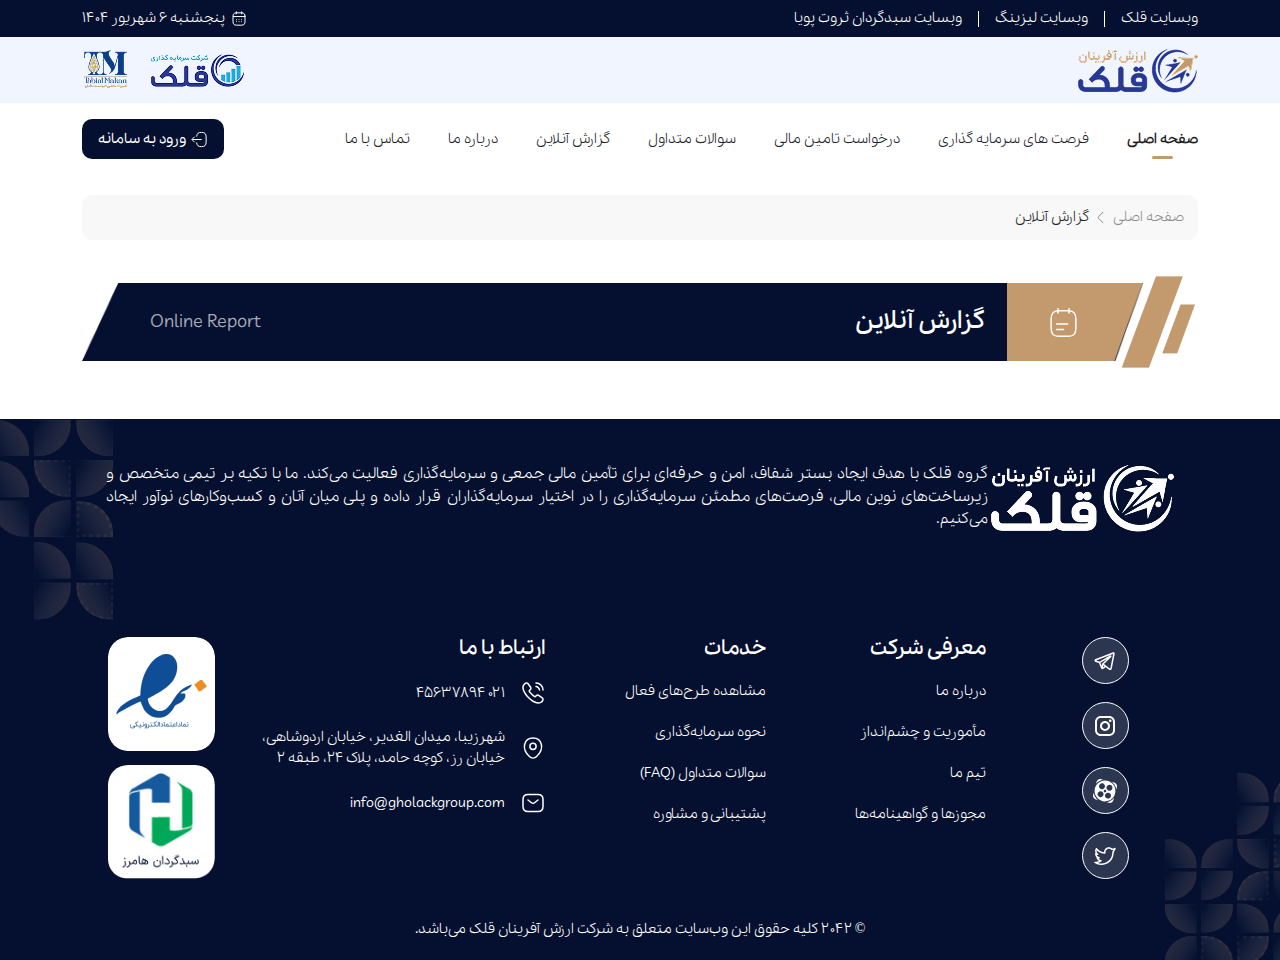
<file: onlineReport.html>
<!DOCTYPE html>
<html lang="fa" dir="rtl">

<head>
  <meta charset="utf-8">
  <meta name="viewport" content="width=device-width, initial-scale=1, shrink-to-fit=no" />
  <title>گزارش آنلاین</title>

  <link rel="stylesheet" href="css/swiper-bundle.min.css" />
  <link rel="stylesheet" href="css/bootstrap.min.css" />
  <link rel="stylesheet" href="css/styles.css" />
</head>

<body>

  <div id="overlay"></div>
  <!-- mobile menu -->
  <div id="mobileMenu" class="p-4 bg-white">
    <a class="d-block"><img alt="logo" src="images/logo3.png"></a>
    <ul class="fs-14 m-0 mt-5 p-0 list-unstyled d-flex flex-column fw-Medium gap-38 gap-xl-18">
      <li>
        <a class="active">صفحه اصلی</a>
      </li>
      <li>
        <a>فرصت های سرمایه گذاری</a>
      </li>
      <li>
        <a>درخواست تامین مالی</a>
      </li>
      <li>
        <a>سوالات متداول</a>
      </li>
      <li>
        <a>گزارش آنلاین</a>
      </li>
      <li>
        <a>درباره ما</a>
      </li>
      <li>
        <a>تماس با ما</a>
      </li>
    </ul>
    <div class="d-flex d-md-none flex-column fw-Medium gap-3 fs-14 mt-3">
      <a class="text-dark textHover1">وبسایت قلک</a>
      <a class="text-dark textHover1">وبسایت لیزینگ</a>
      <a class="text-dark textHover1">وبسایت سبدگردان ثروت پویا</a>
    </div>
  </div>

  <header class="position-relative z-2">
    <div class="bg-darkblue py-2">
      <div class="container">
        <div class="d-flex align-items-center justify-content-between gap-1">
          <div class="d-md-flex d-none align-items-center gap-3 fs-14">
            <a class="text-white textHover1">وبسایت قلک</a>
            <img alt="icon" src="images/icons/Line 1.svg" class="flex-shrink-0">
            <a class="text-white textHover1">وبسایت لیزینگ</a>
            <img alt="icon" src="images/icons/Line 1.svg" class="flex-shrink-0">
            <a class="text-white textHover1">وبسایت سبدگردان ثروت پویا</a>
          </div>
          <div class="d-flex align-items-center gap-6 fs-14 text-white">
            <img alt="icon" src="images/icons/calendar.svg">
            <p class="mb-0">پنجشنبه ۶ شهریور ۱۴۰۴</p>
          </div>
        </div>
      </div>
    </div>
    <div class="bg-sky-2 py-2">
      <div class="container">
        <div class="d-flex align-items-center justify-content-between gap-2">
          <a><img alt="logo" src="images/logo2.png"></a>
          <div class="d-flex align-items-center gap-22">
            <a class="d-none d-sm-block"><img alt="logo" src="images/logo3.png"></a>
            <a><img alt="logo" src="images/Capture 2.png"></a>
          </div>
        </div>
      </div>
    </div>
    <div class="bg-white py-3">
      <div class="container">
        <div class="d-flex align-items-center justify-content-between gap-2">
          <svg id="openMenu" xmlns="http://www.w3.org/2000/svg" width="32" height="32" fill="currentColor"
            class="bi bi-list cursor-pointer d-lg-none text-darkblue" viewBox="0 0 16 16">
            <path fill-rule="evenodd"
              d="M2.5 12a.5.5 0 0 1 .5-.5h10a.5.5 0 0 1 0 1H3a.5.5 0 0 1-.5-.5m0-4a.5.5 0 0 1 .5-.5h10a.5.5 0 0 1 0 1H3a.5.5 0 0 1-.5-.5m0-4a.5.5 0 0 1 .5-.5h10a.5.5 0 0 1 0 1H3a.5.5 0 0 1-.5-.5" />
          </svg>
          <nav class="d-lg-block d-none">
            <ul class="fs-14 fs-xl-12 m-0 p-0 list-unstyled d-flex align-items-center gap-38 gap-xl-18">
              <li>
                <a class="active">صفحه اصلی</a>
              </li>
              <li>
                <a>فرصت های سرمایه گذاری</a>
              </li>
              <li>
                <a>درخواست تامین مالی</a>
              </li>
              <li>
                <a>سوالات متداول</a>
              </li>
              <li>
                <a>گزارش آنلاین</a>
              </li>
              <li>
                <a>درباره ما</a>
              </li>
              <li>
                <a>تماس با ما</a>
              </li>
            </ul>
          </nav>
          <a
            class="w-142 h-40 btnHover1 rounded-10 bg-darkblue d-flex align-items-center justify-content-center gap-1 fw-Medium fs-14 text-white">
            <svg width="18" height="19" viewBox="0 0 18 19" fill="none" xmlns="http://www.w3.org/2000/svg">
              <path
                d="M6.67499 6.17C6.90749 3.47 8.29499 2.3675 11.3325 2.3675H11.43C14.7825 2.3675 16.125 3.71 16.125 7.0625V11.9525C16.125 15.305 14.7825 16.6475 11.43 16.6475H11.3325C8.31749 16.6475 6.92999 15.56 6.68249 12.905"
                stroke="white" stroke-linecap="round" stroke-linejoin="round" />
              <path d="M11.25 9.5H2.715" stroke="white" stroke-linecap="round" stroke-linejoin="round" />
              <path d="M4.3875 6.9875L1.875 9.5L4.3875 12.0125" stroke="white" stroke-linecap="round"
                stroke-linejoin="round" />
              <script xmlns="" />
            </svg>
            <p class="mb-0">ورود به سامانه</p>
          </a>
        </div>
      </div>
    </div>
  </header>

  <main>

    <section class="mb-26 mt-20">
      <div class="container">
        <div class="rounded-10 bg-gray-2 py-12 px-14 d-flex align-items-center gap-1 flex-wrap">
          <a class="fs-14 text-dark opacity-50 textHover1">صفحه اصلی</a>
          <img alt="icon" src="images/icons/arrow-left.svg" class="flex-shrink-0 opacity-50">
          <p class="mb-0 text-dark fs-14">گزارش آنلاین</p>
        </div>
      </div>
    </section>

    <section class="mt-43">
      <div class="container">
        <div class="d-flex align-items-center gap-62 mr-55 position-relative p-21">
          <img alt="icon" src="images/Rectangle 119.png" class="position-absolute top-21 bottom-0 -right-52">
          <img alt="icon" src="images/Rectangle 116.png" class="position-absolute -top-7 bottom-0 -right-40">
          <img alt="icon" src="images/Rectangle 117.png" class="position-absolute top-0 bottom-0 end-0 start-0 w-100 h-100">
          <img alt="icon" src="images/Rectangle 118.png" class="position-absolute top-0 bottom-0 end-0 h-100">
          <img alt="icon" src="images/icons/note.svg" class="position-relative d-block mr-42">
          <p class="mb-0 fs-24 fw-semiBold text-white position-relative">گزارش آنلاین</p>
          <p class="mb-0 fs-18 text-white-66 position-relative me-auto ml-47">Online Report</p>
        </div>
      </div>
    </section>

  </main>


  <footer class="mt-58 pt-40 pb-20 bg-darkblue position-relative">
    <img alt="img" src="images/Group 55.png" class="position-absolute top-0 start-0">
    <img alt="img" src="images/Group 60.png" class="position-absolute bottom-0 end-0">
    <div class="container position-relative">
      <div class="row g-5 mx-0 align-items-center">
        <div class="col-xl-2">
          <a><img alt="logo" src="images/logo.png"></a>
        </div>
        <div class="col-xl-10">
          <p class="mb-0 text-white fs-15 text-justify">
            گروه قلک با هدف ایجاد بستر شفاف، امن و حرفه‌ای برای تأمین مالی جمعی و سرمایه‌گذاری فعالیت می‌کند. ما با تکیه
            بر تیمی متخصص و زیرساخت‌های نوین مالی، فرصت‌های مطمئن سرمایه‌گذاری را در اختیار سرمایه‌گذاران قرار داده و
            پلی میان آنان و کسب‌وکارهای نوآور ایجاد می‌کنیم.
          </p>
        </div>
      </div>
      <div class="row g-5 mx-0 mt-54 mt-sm-00">
        <div class="col-lg-2 d-flex d-lg-block">
          <a
            class="w-47 h-47 mx-auto btnHover1 mb-18 rounded-circle border border-white d-flex align-items-center justify-content-center bg-white-16">
            <svg width="24" height="24" viewBox="0 0 24 24" fill="none" xmlns="http://www.w3.org/2000/svg">
              <path fill-rule="evenodd" clip-rule="evenodd"
                d="M5.78795 14.02C5.8312 14.0333 5.8753 14.0437 5.91995 14.051C6.20287 14.7176 6.4842 15.385 6.76395 16.053C7.26695 17.255 7.77395 18.493 7.88495 18.849C8.02395 19.287 8.16995 19.585 8.32995 19.789C8.41295 19.893 8.50795 19.985 8.61995 20.055C8.67876 20.0906 8.74109 20.1201 8.80595 20.143C9.12595 20.263 9.41795 20.213 9.60095 20.152C9.70839 20.1155 9.8106 20.065 9.90495 20.002L9.90995 20L12.7359 18.238L16.0009 20.74C16.0489 20.7767 16.1009 20.8077 16.1569 20.833C16.5489 21.003 16.9289 21.063 17.2869 21.015C17.643 20.965 17.9259 20.816 18.1369 20.647C18.379 20.4515 18.5721 20.2022 18.7009 19.919L18.7099 19.897L18.7129 19.889L18.7149 19.885V19.883L18.7159 19.882C18.7323 19.8386 18.7457 19.7942 18.7559 19.749L21.7359 4.72399C21.7442 4.67573 21.7489 4.62693 21.7499 4.57799C21.7499 4.13799 21.5839 3.71899 21.1949 3.46599C20.8609 3.24899 20.4899 3.23899 20.2549 3.25699C20.0029 3.27699 19.7689 3.33899 19.6119 3.38899C19.5242 3.41731 19.4375 3.44867 19.3519 3.48299L19.3409 3.48799L2.62695 10.044L2.62495 10.045C2.56827 10.0655 2.51255 10.0885 2.45795 10.114C2.32536 10.1735 2.19821 10.2444 2.07795 10.326C1.85095 10.481 1.32795 10.907 1.41695 11.611C1.48695 12.171 1.87095 12.516 2.10595 12.682C2.23395 12.773 2.35595 12.838 2.44595 12.881C2.48595 12.901 2.57195 12.935 2.60895 12.951L2.61895 12.954L5.78795 14.02ZM19.9259 4.86799H19.9239L19.8979 4.87899L3.16395 11.444L3.13795 11.454L3.12795 11.457C3.09731 11.4688 3.06727 11.4822 3.03795 11.497C3.06591 11.5127 3.09461 11.527 3.12395 11.54L6.26595 12.598C6.32142 12.6185 6.37497 12.644 6.42595 12.674L16.8029 6.59899L16.8129 6.59399C16.8535 6.56986 16.8948 6.54718 16.9369 6.52599C17.0089 6.48899 17.1239 6.43499 17.2539 6.39499C17.3439 6.36699 17.6109 6.28799 17.8989 6.38099C18.0519 6.42872 18.1883 6.51873 18.2924 6.64064C18.3964 6.76255 18.4639 6.91139 18.4869 7.06999C18.5242 7.20874 18.5252 7.35472 18.4899 7.49399C18.4199 7.76899 18.2279 7.98299 18.0529 8.14699C17.9029 8.28699 15.9569 10.163 14.0379 12.015L11.4249 14.535L10.9599 14.985L16.8319 19.487C16.9112 19.5201 16.9973 19.5338 17.0829 19.527C17.1261 19.5211 17.1667 19.503 17.1999 19.475C17.2404 19.4407 17.2752 19.4002 17.3029 19.355L17.3049 19.354L20.1949 4.78099C20.104 4.80337 20.0148 4.83211 19.9279 4.86699L19.9259 4.86799ZM11.4649 17.262L10.2929 16.364L10.0089 18.169L11.4649 17.262ZM9.21795 14.582L10.3829 13.457L12.9959 10.935L13.9689 9.99699L7.44895 13.814L7.48395 13.896C7.89516 14.8674 8.30183 15.8408 8.70395 16.816L8.98695 15.016C9.01278 14.8491 9.09418 14.6968 9.21795 14.582Z"
                fill="white" />
              <script xmlns="" />
            </svg>
          </a>
          <a
            class="w-47 h-47 mx-auto btnHover1 mb-18 rounded-circle border border-white d-flex align-items-center justify-content-center bg-white-16">
            <svg width="24" height="24" viewBox="0 0 24 24" fill="none" xmlns="http://www.w3.org/2000/svg">
              <path
                d="M7.8 2H16.2C19.4 2 22 4.6 22 7.8V16.2C22 17.7383 21.3889 19.2135 20.3012 20.3012C19.2135 21.3889 17.7383 22 16.2 22H7.8C4.6 22 2 19.4 2 16.2V7.8C2 6.26174 2.61107 4.78649 3.69878 3.69878C4.78649 2.61107 6.26174 2 7.8 2ZM7.6 4C6.64522 4 5.72955 4.37928 5.05442 5.05442C4.37928 5.72955 4 6.64522 4 7.6V16.4C4 18.39 5.61 20 7.6 20H16.4C17.3548 20 18.2705 19.6207 18.9456 18.9456C19.6207 18.2705 20 17.3548 20 16.4V7.6C20 5.61 18.39 4 16.4 4H7.6ZM17.25 5.5C17.5815 5.5 17.8995 5.6317 18.1339 5.86612C18.3683 6.10054 18.5 6.41848 18.5 6.75C18.5 7.08152 18.3683 7.39946 18.1339 7.63388C17.8995 7.8683 17.5815 8 17.25 8C16.9185 8 16.6005 7.8683 16.3661 7.63388C16.1317 7.39946 16 7.08152 16 6.75C16 6.41848 16.1317 6.10054 16.3661 5.86612C16.6005 5.6317 16.9185 5.5 17.25 5.5ZM12 7C13.3261 7 14.5979 7.52678 15.5355 8.46447C16.4732 9.40215 17 10.6739 17 12C17 13.3261 16.4732 14.5979 15.5355 15.5355C14.5979 16.4732 13.3261 17 12 17C10.6739 17 9.40215 16.4732 8.46447 15.5355C7.52678 14.5979 7 13.3261 7 12C7 10.6739 7.52678 9.40215 8.46447 8.46447C9.40215 7.52678 10.6739 7 12 7ZM12 9C11.2044 9 10.4413 9.31607 9.87868 9.87868C9.31607 10.4413 9 11.2044 9 12C9 12.7956 9.31607 13.5587 9.87868 14.1213C10.4413 14.6839 11.2044 15 12 15C12.7956 15 13.5587 14.6839 14.1213 14.1213C14.6839 13.5587 15 12.7956 15 12C15 11.2044 14.6839 10.4413 14.1213 9.87868C13.5587 9.31607 12.7956 9 12 9Z"
                fill="white" />
              <script xmlns="" />
            </svg>
          </a>
          <a
            class="w-47 h-47 mx-auto btnHover1 mb-18 rounded-circle border border-white d-flex align-items-center justify-content-center bg-white-16">
            <svg width="24" height="24" viewBox="0 0 24 24" fill="none" xmlns="http://www.w3.org/2000/svg">
              <g clip-path="url(#clip0_439_683)">
                <path
                  d="M12.001 1.59392C2.73098 1.59092 -1.91202 12.7969 4.64098 19.3519C6.09575 20.8071 7.94938 21.7981 9.96743 22.1998C11.9855 22.6014 14.0773 22.3955 15.9784 21.6082C17.8794 20.821 19.5043 19.4876 20.6475 17.7768C21.7908 16.066 22.401 14.0545 22.401 11.9969C22.401 6.25292 17.746 1.59592 12.001 1.59392ZM6.10998 6.78292C6.61098 4.18492 10.003 3.48892 11.486 5.67992C12.969 7.87092 11.064 10.7619 8.46598 10.2619C8.08278 10.1883 7.71785 10.0399 7.39203 9.8252C7.06621 9.61049 6.78589 9.33369 6.5671 9.0106C6.3483 8.68752 6.19531 8.32448 6.11688 7.94224C6.03845 7.56001 6.0361 7.16606 6.10998 6.78292ZM10.432 15.7709C9.92798 18.3679 6.53598 19.0589 5.05498 16.8669C3.57398 14.6749 5.48198 11.7869 8.07998 12.2879C8.46322 12.362 8.82811 12.5108 9.15378 12.726C9.47945 12.9412 9.75951 13.2184 9.97795 13.5419C10.1964 13.8654 10.3489 14.2287 10.4268 14.6112C10.5047 14.9937 10.5065 15.3878 10.432 15.7709ZM11.692 13.3659C10.54 13.1429 10.23 11.6389 11.201 10.9789C12.171 10.3189 13.457 11.1589 13.241 12.3129C13.2089 12.4839 13.1434 12.6469 13.0482 12.7925C12.9529 12.9381 12.8298 13.0635 12.686 13.1613C12.5421 13.2592 12.3803 13.3277 12.2099 13.3628C12.0395 13.3979 11.8628 13.3989 11.692 13.3659ZM17.891 17.2039C17.39 19.8019 13.998 20.4969 12.515 18.3069C11.032 16.1169 12.936 13.2249 15.535 13.7239C15.9183 13.7975 16.2833 13.946 16.6092 14.1607C16.9351 14.3755 17.2155 14.6524 17.4343 14.9756C17.6531 15.2988 17.806 15.6619 17.8844 16.0443C17.9628 16.4267 17.965 16.8207 17.891 17.2039ZM15.924 11.7019C13.326 11.2009 12.631 7.80592 14.822 6.32192C17.013 4.83792 19.903 6.74392 19.404 9.34192C19.3308 9.72557 19.1827 10.091 18.9682 10.4174C18.7536 10.7437 18.4767 11.0245 18.1535 11.2438C17.8303 11.463 17.4669 11.6163 17.0844 11.6949C16.7018 11.7735 16.3075 11.7759 15.924 11.7019ZM13.59 23.2639L15.854 23.8739C16.806 24.1265 17.8193 23.9907 18.6712 23.4964C19.5231 23.0021 20.1439 22.1898 20.397 21.2379L21.037 18.8359C19.2354 21.2363 16.5584 22.8278 13.589 23.2639M21.232 3.59892L18.869 2.96992C20.063 3.88862 21.0627 5.03525 21.8101 6.34331C22.5575 7.65137 23.0378 9.09481 23.223 10.5899L23.873 8.13092C24.1218 7.17979 23.9834 6.16883 23.4882 5.31953C22.9929 4.47024 22.1813 3.85187 21.231 3.59992M0.67198 13.8089L0.13098 15.8489C-0.121622 16.8009 0.0141536 17.8142 0.508458 18.6661C1.00276 19.518 1.81513 20.1388 2.76698 20.3919L4.87398 20.9539C2.62452 19.1854 1.12487 16.6343 0.67198 13.8089ZM10.357 0.701917L8.14998 0.125917C7.67827 0.000260472 7.18642 -0.0311959 6.70254 0.0333455C6.21866 0.097887 5.75225 0.257161 5.32997 0.502062C4.90768 0.746963 4.5378 1.07269 4.24148 1.46062C3.94515 1.84855 3.72818 2.29108 3.60298 2.76292L3.05198 4.84492C4.86997 2.58287 7.48247 1.10083 10.357 0.701917Z"
                  fill="white" />
              </g>
              <defs>
                <clipPath id="clip0_439_683">
                  <rect width="24" height="24" fill="white" />
                </clipPath>
              </defs>
              <script xmlns="" />
            </svg>
          </a>
          <a
            class="w-47 h-47 mx-auto btnHover1 rounded-circle border border-white d-flex align-items-center justify-content-center bg-white-16">
            <svg width="24" height="24" viewBox="0 0 24 24" fill="none" xmlns="http://www.w3.org/2000/svg">
              <path fill-rule="evenodd" clip-rule="evenodd"
                d="M15.022 3.34297C15.53 3.25597 16.099 3.22697 16.635 3.31797C17.5898 3.47924 18.4744 3.9226 19.175 4.59097C19.631 4.60097 20.08 4.51097 20.477 4.38297C20.8606 4.25752 21.2289 4.08947 21.575 3.88197L21.584 3.87597C21.728 3.78002 21.9008 3.73682 22.073 3.75369C22.2452 3.77055 22.4063 3.84645 22.5289 3.96851C22.6516 4.09057 22.7282 4.25129 22.7459 4.42342C22.7636 4.59555 22.7213 4.76851 22.626 4.91297C22.419 5.22797 22.13 5.78997 21.807 6.41997L21.652 6.72097C21.467 7.08097 21.277 7.44497 21.1 7.75697C20.989 7.95297 20.87 8.15197 20.75 8.32397V8.59797C20.7623 10.2366 20.4481 11.8613 19.8258 13.3772C19.2034 14.8931 18.2854 16.2699 17.1252 17.4271C15.965 18.5844 14.586 19.499 13.0685 20.1176C11.5511 20.7362 9.92561 21.0463 8.28701 21.03C5.91229 21.0333 3.58739 20.3491 1.59301 19.06C1.44984 18.968 1.3422 18.83 1.28779 18.6688C1.23337 18.5076 1.23541 18.3326 1.29357 18.1727C1.35172 18.0127 1.46254 17.8773 1.60782 17.7887C1.75309 17.7001 1.92419 17.6635 2.09301 17.685C2.39301 17.7216 2.69468 17.74 2.99801 17.74C4.07864 17.736 5.14566 17.4986 6.12601 17.044C5.51191 16.7646 4.9627 16.3604 4.51335 15.8572C4.06399 15.3539 3.72434 14.7627 3.51601 14.121C3.47631 13.9981 3.46898 13.8672 3.49474 13.7407C3.52049 13.6142 3.57845 13.4965 3.66301 13.399L3.67301 13.389C3.16562 12.9368 2.75894 12.3829 2.47934 11.7635C2.19974 11.144 2.05347 10.4726 2.05001 9.79297V9.73997C2.04994 9.57532 2.10404 9.41522 2.20398 9.28438C2.30392 9.15354 2.44414 9.05921 2.60301 9.01597C2.26454 8.34061 2.08885 7.5954 2.09001 6.83997C2.08944 5.98314 2.31356 5.14114 2.74001 4.39797C2.8006 4.29247 2.88594 4.20329 2.98867 4.13813C3.09141 4.07297 3.20845 4.03378 3.32971 4.02394C3.45097 4.01409 3.5728 4.0339 3.6847 4.08164C3.7966 4.12938 3.8952 4.20362 3.97201 4.29797C5.72186 6.45211 8.22752 7.85766 10.978 8.22797C10.9541 7.32815 11.1811 6.43944 11.6336 5.6613C12.0861 4.88316 12.7462 4.24629 13.54 3.82197C13.942 3.60797 14.474 3.43697 15.022 3.34297ZM3.74201 10.891C3.9362 11.4375 4.26895 11.9242 4.7077 12.3036C5.14645 12.6829 5.67617 12.9418 6.24501 13.055C6.4089 13.0876 6.55719 13.1741 6.66635 13.3006C6.77551 13.4271 6.83928 13.5865 6.84755 13.7534C6.85582 13.9203 6.80812 14.0852 6.712 14.2219C6.61588 14.3586 6.47687 14.4593 6.31701 14.508C6.04434 14.5906 5.76634 14.6483 5.48301 14.681C5.79035 15.0772 6.18249 15.3996 6.63065 15.6245C7.07882 15.8495 7.57165 15.9713 8.07301 15.981C8.22766 15.9839 8.37764 16.0345 8.50238 16.126C8.62712 16.2175 8.72052 16.3453 8.7698 16.4919C8.81908 16.6385 8.82181 16.7968 8.77763 16.945C8.73345 17.0933 8.64451 17.2242 8.52301 17.32C7.47973 18.1396 6.26815 18.7184 4.97501 19.015C6.0458 19.358 7.1636 19.5318 8.28801 19.53H8.29701C9.73703 19.545 11.1656 19.273 12.4993 18.7298C13.833 18.1865 15.0451 17.383 16.0648 16.3661C17.0845 15.3492 17.8914 14.1393 18.4383 12.8071C18.9852 11.4749 19.2611 10.047 19.25 8.60697V8.07197C19.2499 7.88986 19.316 7.71391 19.436 7.57697C19.506 7.49797 19.626 7.31597 19.796 7.01697C19.956 6.73497 20.134 6.39497 20.319 6.03597L20.352 5.96997C19.8296 6.08738 19.2918 6.12013 18.759 6.06697C18.5789 6.04734 18.4119 5.96315 18.289 5.82997C17.7861 5.28465 17.1164 4.92167 16.385 4.79797C16.0161 4.74542 15.6411 4.75387 15.275 4.82297C14.9181 4.87845 14.5715 4.98734 14.247 5.14597C13.5927 5.49557 13.0729 6.05249 12.7692 6.72936C12.4655 7.40623 12.3951 8.16476 12.569 8.88597C12.5964 8.99937 12.5969 9.1176 12.5706 9.23125C12.5442 9.3449 12.4918 9.45085 12.4173 9.54065C12.3428 9.63046 12.2484 9.70165 12.1416 9.74858C12.0348 9.79551 11.9185 9.81687 11.802 9.81097C8.72982 9.65461 5.82542 8.36191 3.65301 6.18397C3.61075 6.40041 3.58965 6.62044 3.59001 6.84097V6.84297C3.58889 7.39371 3.72397 7.93619 3.98324 8.4221C4.2425 8.908 4.6179 9.32225 5.07601 9.62797C5.21054 9.71851 5.31209 9.85022 5.36546 10.0033C5.41883 10.1565 5.42113 10.3228 5.37201 10.4773C5.3229 10.6319 5.22503 10.7663 5.09305 10.8605C4.96108 10.9548 4.80213 11.0037 4.64001 11C4.3383 10.9905 4.03808 10.9536 3.74301 10.89"
                fill="white" />
              <script xmlns="" />
            </svg>
          </a>
        </div>
        <div class="col-lg-10">
          <div class="row g-1 mx-0">
            <div class="col-lg-3">
              <h5 class="text-white fw-semiBold mb-20">معرفی شرکت</h5>
              <ul class="list-unstyled m-0 p-0 fs-14">
                <li><a class="text-white d-block mb-20 textHover1">درباره ما</a></li>
                <li><a class="text-white d-block mb-20 textHover1">مأموریت و چشم‌انداز</a></li>
                <li><a class="text-white d-block mb-20 textHover1">تیم ما</a></li>
                <li><a class="text-white d-block mb-20 textHover1">مجوزها و گواهینامه‌ها</a></li>
              </ul>
            </div>
            <div class="col-lg-3">
              <h5 class="text-white fw-semiBold mb-20">خدمات</h5>
              <ul class="list-unstyled m-0 p-0 fs-14">
                <li><a class="text-white d-block mb-20 textHover1">مشاهده طرح‌های فعال</a></li>
                <li><a class="text-white d-block mb-20 textHover1">نحوه سرمایه‌گذاری</a></li>
                <li><a class="text-white d-block mb-20 textHover1">سوالات متداول (FAQ)</a></li>
                <li><a class="text-white d-block mb-20 textHover1">پشتیبانی و مشاوره</a></li>
              </ul>
            </div>
            <div class="col-lg-4">
              <h5 class="text-white fw-semiBold mb-20"> ارتباط با ما</h5>
              <div class="fs-14">
                <a class="text-white d-flex align-items-center gap-3 mb-22">
                  <svg class="flex-shrink-0" width="24" height="24" viewBox="0 0 24 24" fill="none"
                    xmlns="http://www.w3.org/2000/svg">
                    <path
                      d="M21.97 18.33C21.97 18.69 21.89 19.06 21.72 19.42C21.55 19.78 21.33 20.12 21.04 20.44C20.55 20.98 20.01 21.37 19.4 21.62C18.8 21.87 18.15 22 17.45 22C16.43 22 15.34 21.76 14.19 21.27C13.04 20.78 11.89 20.12 10.75 19.29C9.6 18.45 8.51 17.52 7.47 16.49C6.44 15.45 5.51 14.36 4.68 13.22C3.86 12.08 3.2 10.94 2.72 9.81C2.24 8.67 2 7.58 2 6.54C2 5.86 2.12 5.21 2.36 4.61C2.6 4 2.98 3.44 3.51 2.94C4.15 2.31 4.85 2 5.59 2C5.87 2 6.15 2.06 6.4 2.18C6.66 2.3 6.89 2.48 7.07 2.74L9.39 6.01C9.57 6.26 9.7 6.49 9.79 6.71C9.88 6.92 9.93 7.13 9.93 7.32C9.93 7.56 9.86 7.8 9.72 8.03C9.59 8.26 9.4 8.5 9.16 8.74L8.4 9.53C8.29 9.64 8.24 9.77 8.24 9.93C8.24 10.01 8.25 10.08 8.27 10.16C8.3 10.24 8.33 10.3 8.35 10.36C8.53 10.69 8.84 11.12 9.28 11.64C9.73 12.16 10.21 12.69 10.73 13.22C11.27 13.75 11.79 14.24 12.32 14.69C12.84 15.13 13.27 15.43 13.61 15.61C13.66 15.63 13.72 15.66 13.79 15.69C13.87 15.72 13.95 15.73 14.04 15.73C14.21 15.73 14.34 15.67 14.45 15.56L15.21 14.81C15.46 14.56 15.7 14.37 15.93 14.25C16.16 14.11 16.39 14.04 16.64 14.04C16.83 14.04 17.03 14.08 17.25 14.17C17.47 14.26 17.7 14.39 17.95 14.56L21.26 16.91C21.52 17.09 21.7 17.3 21.81 17.55C21.91 17.8 21.97 18.05 21.97 18.33Z"
                      stroke="white" stroke-width="1.5" stroke-miterlimit="10" />
                    <path d="M18.5 9C18.5 8.4 18.03 7.48 17.33 6.73C16.69 6.04 15.84 5.5 15 5.5" stroke="white"
                      stroke-width="1.5" stroke-linecap="round" stroke-linejoin="round" />
                    <path d="M22 9C22 5.13 18.87 2 15 2" stroke="white" stroke-width="1.5" stroke-linecap="round"
                      stroke-linejoin="round" />
                    <script xmlns="" />
                  </svg>
                  <p class="mb-0">۰۲۱ ۴۵۶۳۷۸۹۴</p>
                </a>
                <a class="text-white d-flex align-items-center gap-3 mb-22">
                  <svg class="flex-shrink-0" width="24" height="24" viewBox="0 0 24 24" fill="none"
                    xmlns="http://www.w3.org/2000/svg">
                    <path
                      d="M12 13.4299C13.7231 13.4299 15.12 12.0331 15.12 10.3099C15.12 8.58681 13.7231 7.18994 12 7.18994C10.2769 7.18994 8.88 8.58681 8.88 10.3099C8.88 12.0331 10.2769 13.4299 12 13.4299Z"
                      stroke="white" stroke-width="1.5" />
                    <path
                      d="M3.62001 8.49C5.59001 -0.169998 18.42 -0.159997 20.38 8.5C21.53 13.58 18.37 17.88 15.6 20.54C13.59 22.48 10.41 22.48 8.39001 20.54C5.63001 17.88 2.47001 13.57 3.62001 8.49Z"
                      stroke="white" stroke-width="1.5" />
                    <script xmlns="" />
                  </svg>
                  <p class="mb-0">شهرزیبا، میدان الغدیر، خیابان اردوشاهی، خیابان رز، کوچه حامد، پلاک ۲۴، طبقه ۲</p>
                </a>
                <a class="text-white d-flex align-items-center gap-3 mb-22">
                  <svg class="flex-shrink-0" width="24" height="24" viewBox="0 0 24 24" fill="none"
                    xmlns="http://www.w3.org/2000/svg">
                    <path
                      d="M17 20.5H7C4 20.5 2 19 2 15.5V8.5C2 5 4 3.5 7 3.5H17C20 3.5 22 5 22 8.5V15.5C22 19 20 20.5 17 20.5Z"
                      stroke="white" stroke-width="1.5" stroke-miterlimit="10" stroke-linecap="round"
                      stroke-linejoin="round" />
                    <path d="M17 9L13.87 11.5C12.84 12.32 11.15 12.32 10.12 11.5L7 9" stroke="white" stroke-width="1.5"
                      stroke-miterlimit="10" stroke-linecap="round" stroke-linejoin="round" />
                    <script xmlns="" />
                  </svg>
                  <p class="mb-0">info@gholackgroup.com</p>
                </a>
              </div>
            </div>
            <div class="col-lg-2 d-flex d-lg-block gap-3">
              <a class="d-block mb-14"><img alt="img" src="images/Frame 63.png" class="rounded-20 me-auto d-block w-107"></a>
              <a class="d-block"><img alt="img" src="images/Frame 64.png" class="rounded-20 me-auto d-block w-107"></a>
            </div>
          </div>
        </div>
      </div>
      <p class="mb-0 mt-40 mt-sm-16 text-center fs-14 fs-sm-12 text-white">© ۲۰۴۲ کلیه حقوق این وب‌سایت متعلق به شرکت <a
          class="textHover1 text-white">ارزش آفرینان
          قلک</a> می‌باشد.</p>
    </div>
  </footer>


  <script src="js/jquery-3.3.1.min.js"></script>
  <script src="js/bootstrap.min.js"></script>
  <script src="js/swiper-bundle.min.js"></script>
  <script src="js/scripts.js"></script>
</body>

</html>
</file>
<file: css/styles.css>
@font-face {
    font-family: 'pelak-Regular';
    font-weight: 400;
    src: url('../fonts/woff/PelakFA-Regular.woff') format('woff');
}

@font-face {
    font-family: 'pelak-Medium';
    font-weight: 500;
    src: url('../fonts/woff/PelakFA-Medium.woff') format('woff');
}

@font-face {
    font-family: 'pelak-semiBold';
    font-weight: 600;
    src: url('../fonts/woff/PelakFA-SemiBold.woff') format('woff');
}

@font-face {
    font-family: 'pelak-Bold';
    font-weight: 700;
    src: url('../fonts/woff/PelakFA-Bold.woff') format('woff');
}

@font-face {
    font-family: 'pelak-ExtraBold';
    font-weight: 800;
    src: url('../fonts/woff/PelakFA-ExtraBold.woff') format('woff');
}

@font-face {
    font-family: 'pelak-Black';
    font-weight: 900;
    src: url('../fonts/woff/PelakFA-Black.woff') format('woff');
}

body {
    font-family: 'pelak-Regular';
    overflow-x: hidden;
}

a {
    text-decoration: none;
    cursor: pointer;
}

.fw-Medium {
    font-family: 'pelak-Medium' !important;
    font-weight: 500;
}

.fw-semiBold {
    font-family: 'pelak-semiBold' !important;
    font-weight: 600;
}

.fw-bold {
    font-family: 'pelak-Bold';
    font-weight: 700;
}

.fw-black {
    font-family: 'pelak-Black';
    font-weight: 900;
}

/* cursor */

.cursor-pointer {
    cursor: pointer;
}

/* font size */
.fs-8 {
    font-size: 8px;
}

.fs-10 {
    font-size: 10px;
}

.fs-12 {
    font-size: 12px;
}

.fs-13 {
    font-size: 13px;
}

.fs-14 {
    font-size: 14px;
}

.fs-15 {
    font-size: 15px;
}

.fs-18 {
    font-size: 18px;
}

.fs-20 {
    font-size: 20px;
}

.fs-22 {
    font-size: 22px;
}

.fs-24 {
    font-size: 24px;
}

.fs-28 {
    font-size: 28px;
}

.fs-32 {
    font-size: 32px;
}

.fs-54 {
    font-size: 54px;
}

/* z index */

.z-2 {
    z-index: 2;
}

/* text color */

.text-green {
    color: #13BD03;
}

.text-red {
    color: #E20000;
}

.text-darkblue {
    color: #051030;
}

.text-gray {
    color: #CEDBFF;
}

.text-gray-60 {
    color: #292D3299;
}

.text-brown {
    color: #C39A6D;
}

.text-white-66 {
    color: #FFFFFFA8;
}

/* background color */

.bg-green {
    background-color: #13BD03;
}

.bg-green-2 {
    background-color: #DDFFDA;
}

.bg-sky {
    background-color: #F2F5FF;
}

.bg-sky-2 {
    background-color: #F1F5FF;
}

.bg-gray {
    background-color: #E5E5E5;
}

.bg-gray-2 {
    background-color: #F8F8F8;
}

.bg-gray-3 {
    background-color: #0000000A;
}

.bg-gray-4{
    background-color: #E3EAFF;
}

.bg-darkblue {
    background-color: #051030;
}

.bg-white-10 {
    background-color: #FFFFFF1A;
}

.bg-white-16 {
    background-color: #FFFFFF29;
}
.bg-brown-25{
    background-color: #C39A6D40;
}

.bg-gradient-1{
    background: linear-gradient(133.7deg, #051030 6.78%, rgba(255, 255, 255, 0.37) 137.78%);
}

/* transition */

.transition{
    transition: all .4s;
}

/* max width */

.max-w-386 {
    max-width: 386px;
    width: 100%;
}

/* width */

.w-5 {
    width: 5px;
}

.w-11 {
    width: 11px;
}

.w-18 {
    width: 18px;
}

.w-33 {
    width: 33px;
}

.w-40 {
    width: 40px;
}

.w-47 {
    width: 47px;
}

.w-51 {
    width: 51px;
}

.w-53 {
    width: 53px;
}

.w-60 {
    width: 60px;
}

.w-107 {
    width: 107px;
}

.w-114 {
    width: 114px;
}

.w-134 {
    width: 134px;
}

.w-140 {
    width: 140px;
}

.w-142 {
    width: 142px;
}

.w-180 {
    width: 180px;
}

.w-220 {
    width: 220px;
}

.w-252 {
    width: 252px;
}

/* height */

.h-3 {
    height: 3px;
}

.h-5 {
    height: 5px;
}

.h-6 {
    height: 6px;
}

.h-15 {
    height: 15px;
}

.h-18 {
    height: 18px;
}

.h-24 {
    height: 24px;
}

.h-27 {
    height: 27px;
}

.h-30 {
    height: 30px;
}

.h-32 {
    height: 32px;
}

.h-33 {
    height: 33px;
}

.h-35 {
    height: 35px;
}

.h-40 {
    height: 40px;
}

.h-46 {
    height: 46px;
}

.h-47 {
    height: 47px;
}

.h-48 {
    height: 48px;
}

.h-51 {
    height: 51px;
}

.h-52 {
    height: 52px;
}

.h-53 {
    height: 53px;
}

.h-60 {
    height: 60px;
}

.h-192 {
    height: 192px;
}

.h-388 {
    height: 388px;
}

.h-506 {
    height: 506px;
}

/* min height */

.min-h-235{
    min-height: 235px;
}

/* margin */

.mb-6 {
    margin-bottom: 6px;
}

.mb-7 {
    margin-bottom: 7px;
}

.mt-8 {
    margin-top: 8px;
}

.mt-10 {
    margin-top: 10px;
}

.mt-11 {
    margin-top: 11px;
}

.mb-11 {
    margin-bottom: 11px;
}

.mt-12 {
    margin-top: 12px;
}

.mb-12 {
    margin-bottom: 12px;
}

.mb-13 {
    margin-bottom: 13px;
}

.mt-13 {
    margin-top: 13px;
}

.mt-14 {
    margin-top: 14px;
}

.mb-14 {
    margin-bottom: 14px;
}

.mb-18 {
    margin-bottom: 18px;
}

.mt-20 {
    margin-top: 20px;
}

.mb-20 {
    margin-bottom: 20px;
}

.m-21 {
    margin: 21px;
}

.mt-22 {
    margin-top: 22px;
}

.mb-22 {
    margin-bottom: 22px;
}

.mt-24 {
    margin-top: 24px;
}

.mb-26 {
    margin-bottom: 26px;
}

.mb-28 {
    margin-bottom: 28px;
}

.mt-28 {
    margin-top: 28px;
}

.mt-30 {
    margin-top: 30px;
}

.mr-31 {
    margin-right: 31px;
}

.-mt-33 {
    margin-top: -33px;
}

.mt-35 {
    margin-top: 35px;
}

.-mb-37 {
    margin-bottom: -37px;
}

.mt-40 {
    margin-top: 40px;
}

.mt-42 {
    margin-top: 42px;
}

.mr-42 {
    margin-right: 42px;
}

.mt-43 {
    margin-top: 43px;
}

.mx-44 {
    margin-right: 44px;
    margin-left: 44px;
}

.mt-47 {
    margin-top: 47px;
}

.ml-47 {
    margin-left: 47px;
}

.mt-50 {
    margin-top: 50px;
}

.mt-54 {
    margin-top: 54px;
}

.mr-55 {
    margin-right: 55px;
}

.mt-58 {
    margin-top: 58px;
}

.mt-60 {
    margin-top: 60px;
}

.mt-63 {
    margin-top: 63px;
}

.-mt-63 {
    margin-top: -63px;
}

.ml-71 {
    margin-left: 71px;
}

.mt-75 {
    margin-top: 75px;
}

.mt-85 {
    margin-top: 85px;
}

.mt-90 {
    margin-top: 90px;
}

/* padding */

.py-5px {
    padding-top: 5px;
    padding-bottom: 5px;
}

.p-5px {
    padding: 5px;
}

.px-6 {
    padding-left: 6px;
    padding-right: 6px;
}

.p-8 {
    padding: 8px;
}

.px-8 {
    padding-left: 8px;
    padding-right: 8px;
}

.p-12 {
    padding: 12px;
}

.px-12 {
    padding-left: 12px;
    padding-right: 12px;
}

.py-12 {
    padding-top: 12px;
    padding-bottom: 12px;
}

.py-13 {
    padding-top: 13px;
    padding-bottom: 13px;
}

.px-14 {
    padding-left: 14px;
    padding-right: 14px;
}

.px-18 {
    padding-left: 18px;
    padding-right: 18px;
}

.py-20 {
    padding-top: 20px;
    padding-bottom: 20px;
}

.pb-20 {
    padding-bottom: 20px;
}

.p-21 {
    padding: 21px;
}

.pt-40 {
    padding-top: 40px;
}

.pt-61 {
    padding-top: 61px;
}

.pb-119 {
    padding-bottom: 119px;
}

/* box shadow */

.shadow-1{
    box-shadow: 0px 15px 32px 0px #3D3D3D12;
}

/* bottom */

.-bottom-8{
    bottom: -8px;
}

/* top */

.-top-1 {
    top: -1px;
}

.-top-2 {
    top: -2px;
}

.-top-7 {
    top: -7px;
}

.-top-9 {
    top: -9px;
}


.top-15 {
    top: 15px;
}

.-top-16 {
    top: -16px;
}

.top-21 {
    top: 21px;
}

.-top-80 {
    top: -80px;
}

/* left */

.left-14 {
    left: 14px !important;
}

.-left-24 {
    left: -24px !important;
}
.left-204{
    left: 204px;
}

/* right */

.right-auto {
    right: auto !important;
}

.right-6 {
    right: 6px;
}

.right-7 {
    right: 7px;
}

.right-13 {
    right: 13px;
}

.-right-40 {
    right: -40px;
}

.-right-52 {
    right: -52px;
}

/* opacity */

.opacity-50 {
    opacity: 50%;
}

.opacity-75 {
    opacity: 75%;
}

/* outline none */

.outline-none {
    outline: none;
}

/* object fit */

.object-cover {
    object-fit: cover;
}

/* pagination */

.paginationLink:hover,
.paginationLink.active {
    background-color: #F1F5FF;
    font-weight: bold;
}

/* border radius */

.rounded-5 {
    border-radius: 5px;
}

.rounded-10 {
    border-radius: 10px;
}

.rounded-12 {
    border-radius: 12px;
}

.rounded-b-12{
    border-bottom-left-radius: 12px;
    border-bottom-right-radius: 12px;
}

.rounded-20 {
    border-radius: 20px;
}

.rounded-30 {
    border-radius: 30px;
}

.rounded-200 {
    border-radius: 200px;
}

/* border */

.border-gray {
    border: 1px solid #F0F0F0;
}

.border-gray-2 {
    border: 1px solid #F8F8F8;
}

.border-b-gray-2 {
    border-bottom: 1px solid #F8F8F8;
}

.border-dashed-gray-2 {
    border: 2px dashed #CEDBFF;
}

.border-gray-3 {
    border: 1px solid #CEDBFF;
}

.border-brown {
    border: 1px solid #C39A6D;
}

.border-darkBlue {
    border: 1px solid #051030;
}

/* text align */

.text-justify {
    text-align: justify;
}

/* gap */

.gap-5 {
    gap: 5px;
}

.gap-6 {
    gap: 6px;
}

.gap-10 {
    gap: 10px;
}

.gap-12 {
    gap: 12px;
}

.gap-22 {
    gap: 22px;
}

.gap-32 {
    gap: 32px;
}

.gap-38 {
    gap: 38px;
}

.gap-50 {
    gap: 50px;
}

.gap-62 {
    gap: 62px;
}

/* overlay */

.overlay-1,
.overlay-2,
.overlay-3 {
    position: relative;
}

.overlay-1::before {
    content: '';
    position: absolute;
    width: 100%;
    height: 100%;
    inset: 0;
    background: linear-gradient(180deg, rgba(5, 16, 48, 0) 0%, #010613 100%);
    border-radius: 20px;
}

.overlay-2::before {
    content: '';
    position: absolute;
    width: 100%;
    height: 100%;
    inset: 0;
    background: linear-gradient(180deg, rgba(5, 16, 48, 0) 42.25%, #051030 100%);
    border-radius: 10px;
}

.overlay-3::before{
     content: '';
    position: absolute;
    width: 100%;
    height: 100%;
    inset: 0;
    background: linear-gradient(180deg, rgba(5, 16, 48, 0) 0%, #051030 100%);
    border-radius: 200px;
}

/* line clamp */

.line-clamp-2 {
    overflow: hidden;
    display: -webkit-box;
    -webkit-box-orient: vertical;
    -webkit-line-clamp: 2;
}

/* tab */

.tab {
    position: relative;
    transition: all .4s;
    border-bottom: 1px solid transparent;
}

.tab:hover,
.tab.active {
    background: linear-gradient(180deg, rgba(206, 219, 255, 0) 0%, rgba(206, 219, 255, 0.38) 100%);
    border-bottom: 1px solid #051030;
    font-weight: 600;
    color: #051030;
}

.tabContent {
    display: none;
    opacity: 0;
    visibility: hidden;
    transition: opacity 0.4s ease;
    animation: fadeIn 0.5s ease forwards;
}

.tabContent.active {
    display: block;
    opacity: 100%;
    visibility: visible;
}

@keyframes fadeIn {
    from {
        opacity: 0;
    }

    to {
        opacity: 1;
    }
}

/* accordion */

.accordionContent,
.accordionContent2 {
    transition: all .4s;
    max-height: 0;
    overflow: hidden;
}

.accordionContent.active,
.accordionContent2.active {
    max-height: 2000px;
}

.accordionBtn img.me-auto,
.accordionBtn2>div img,
.accordionBtn2>div svg {
    transition: all .4s;
}

.accordionBtn2>div img,
.accordionBtn2.active>div svg {
    opacity: 0;
    visibility: hidden;
}

.accordionBtn2.active>div img,
.accordionBtn2>div svg {
    opacity: 100%;
    visibility: visible;
}

.accordionBtn.active img.me-auto {
    transform: rotate(180deg);
}

/* hover */

.textHover1,
.textHover1 svg path,
.btnHover1,
.btnHover1 svg path {
    transition: all .4s;
}

.textHover1:hover {
    color: #13BD03 !important;
}

.textHover1:hover svg path {
    stroke: #13BD03 !important;
}

.btnHover1:hover {
    background-color: #13BD03 !important;
    color: white !important;
}

.btnHover1:hover svg path {
    stroke: white !important;
}

.boxHover:hover div:last-child{
    background-color: #C39A6D;
}

.boxHover2, .boxHover2 *{
  transition: all .4s;
}

.boxHover2:hover{
    background-color: #051030 !important;
    box-shadow: 0px 15px 32px 0px #05103045;
    color: white;
}

/* swiper */

.swiper-pagination-bullet {
    width: 8px !important;
    height: 8px !important;
    background-color: #FFFFFF80;
    opacity: 100% !important;
    transition: all .4s;
    margin: 17px 0 !important;
}

.swiper-pagination-bullet-active {
    background-color: white;
    position: relative;
}

.swiper-pagination-bullet-active::after {
    width: 20px;
    height: 20px;
    border-radius: 100%;
    border: 1px solid white;
    content: '';
    position: absolute;
    inset: 0;
    margin: auto;
    right: -5.8px;
    top: -1px;
}

/* overlay */

#overlay {
    position: fixed;
    inset: 0;
    width: 100%;
    height: 100%;
    background-color: rgba(0, 0, 0, 0.267);
    transition: all .4s;
    opacity: 0;
    visibility: hidden;
    z-index: 20;
    cursor: pointer;
}

#overlay.active {
    opacity: 100%;
    visibility: visible;
}

/* header */

header nav ul li a {
    position: relative;
    color: #1E1E1E;
}

header nav ul li a::after {
    content: '';
    margin: auto;
    left: 0;
    right: 0;
    bottom: -40px;
    position: absolute;
    border-radius: 10px;
    width: 21px;
    height: 3px;
    background-color: #C39A6D;
    transition: all .4s;
    opacity: 0;
    visibility: hidden;
}

header nav ul li a.active,
header nav ul li a:hover {
    color: #1E1E1E;
    font-weight: bold;
}

header nav ul li a.active::after,
header nav ul li a:hover::after {
    bottom: -10px;
    opacity: 100%;
    visibility: visible;
}

#mobileMenu {
    position: fixed;
    top: 0;
    bottom: 0;
    right: -400px;
    width: 260px;
    z-index: 90;
    transition: all .4s;
}

#mobileMenu.active {
    right: 0px;
}

#mobileMenu ul li a {
    transition: all .4s;
}

#mobileMenu ul li a.active,
#mobileMenu ul li a:hover {
    color: #13BD03;
}


@media only screen and (max-width:1200px) {
    .mt-xl-00 {
        margin-top: 0;
    }

    .pt-xl-20 {
        padding-top: 20px;
    }

    .pb-xl-20 {
        padding-bottom: 20px;
    }

    .text-xl-dark {
        color: #1E1E1E !important;
    }

    .stroke-xl-dark {
        stroke: #1E1E1E;
    }

    .bg-xl-darkblue {
        background-color: #051030;
    }

    .w-xl-100 {
        width: 100%;
    }

    .fs-xl-12 {
        font-size: 12px;
    }

    .gap-xl-18 {
        gap: 18px;
    }
}

@media only screen and (max-width:992px) {
    .w-lg-132 {
        width: 132px !important;
    }

    .mr-lg-0 {
        margin-right: 0;
    }

    .gap-lg-7 {
        gap: 7px;
    }

    .radif {
        border-radius: 10px;
        background-color: #f1f5ff;
    }
}

@media only screen and (max-width:768px) {
    .w-md-100 {
        width: 100% !important;
    }
    .mt-md-28{
        margin-top: 28px;
    }
       .mt-md-20{
        margin-top: 20px;
    }
}

@media only screen and (max-width:576px) {
    .fs-sm-8 {
        font-size: 8px;
    }

    .fs-sm-10 {
        font-size: 10px;
    }

    .fs-sm-12 {
        font-size: 12px;
    }

    .fs-sm-14 {
        font-size: 14px;
    }

    .fs-sm-16 {
        font-size: 16px;
    }

    .fs-sm-18 {
        font-size: 18px;
    }

    .fs-sm-28 {
        font-size: 28px;
    }

    .fs-sm-40 {
        font-size: 40px;
    }

    .w-sm-30{
        width: 30px;
    }
    .h-sm-30{
        height: 30px;
    }

    .ml-sm-0 {
        margin-left: 0;
    }

    .mt-sm-00 {
        margin-top: 0px;
    }

    .mt-sm-16 {
        margin-top: 16px;
    }

    .h-sm-240 {
        height: 240px;
    }

    .w-sm-100 {
        width: 100%;
    }

    .p-sm-14{
        padding: 14px;
    }

    .px-sm-44 {
        padding-left: 4px;
        padding-right: 4px;
    }
}
</file>
